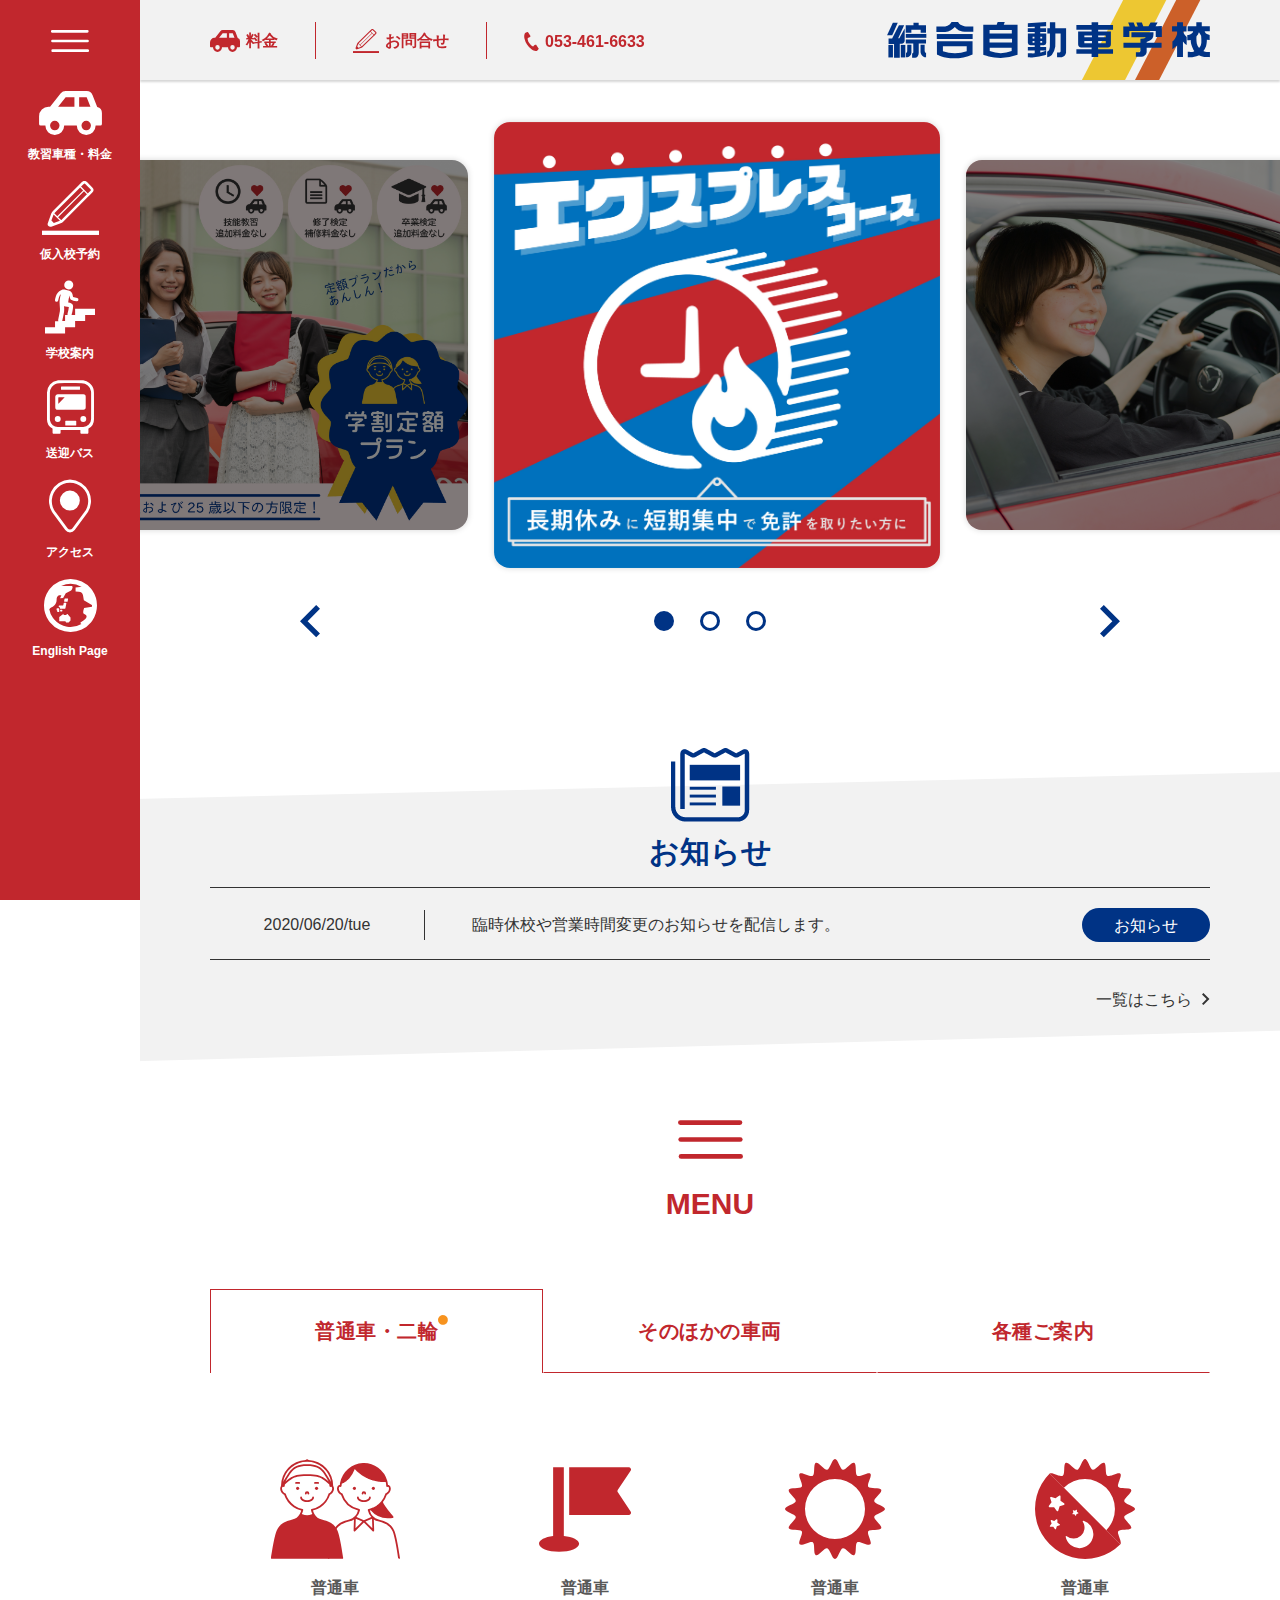
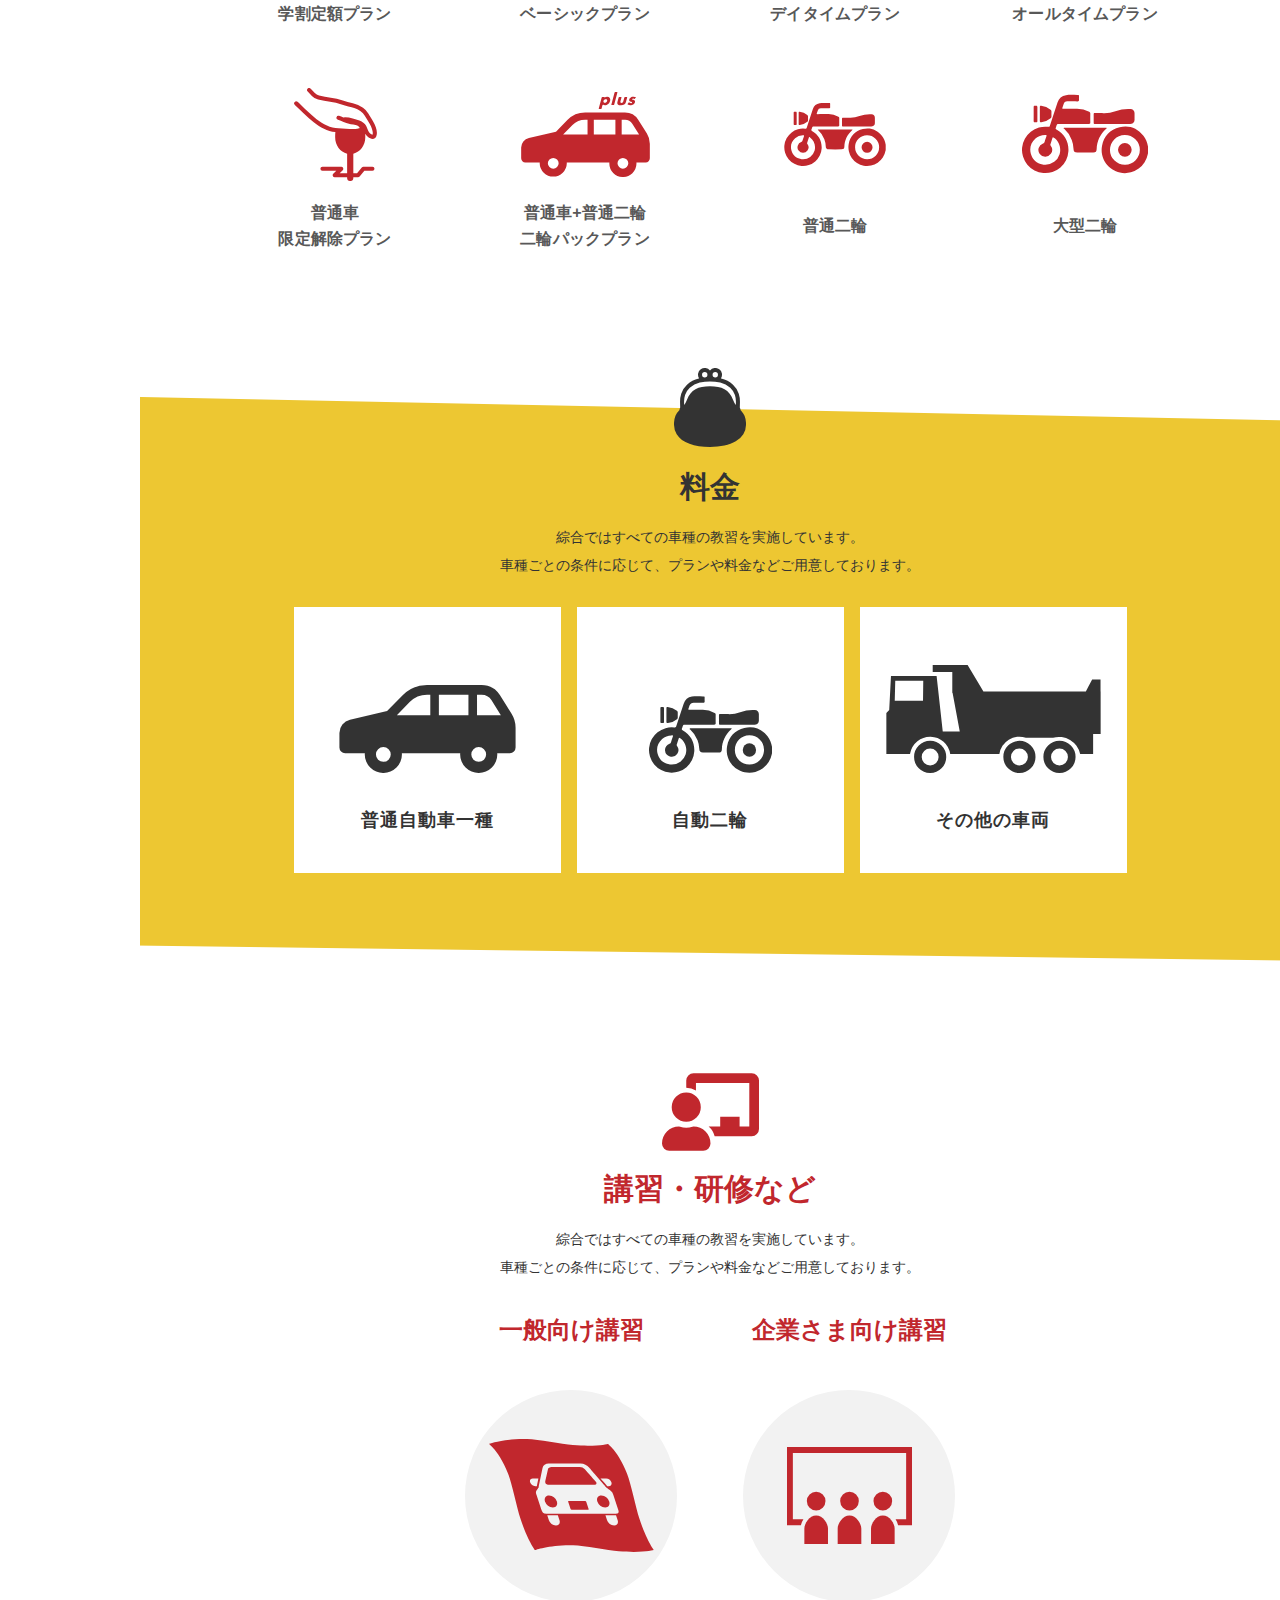
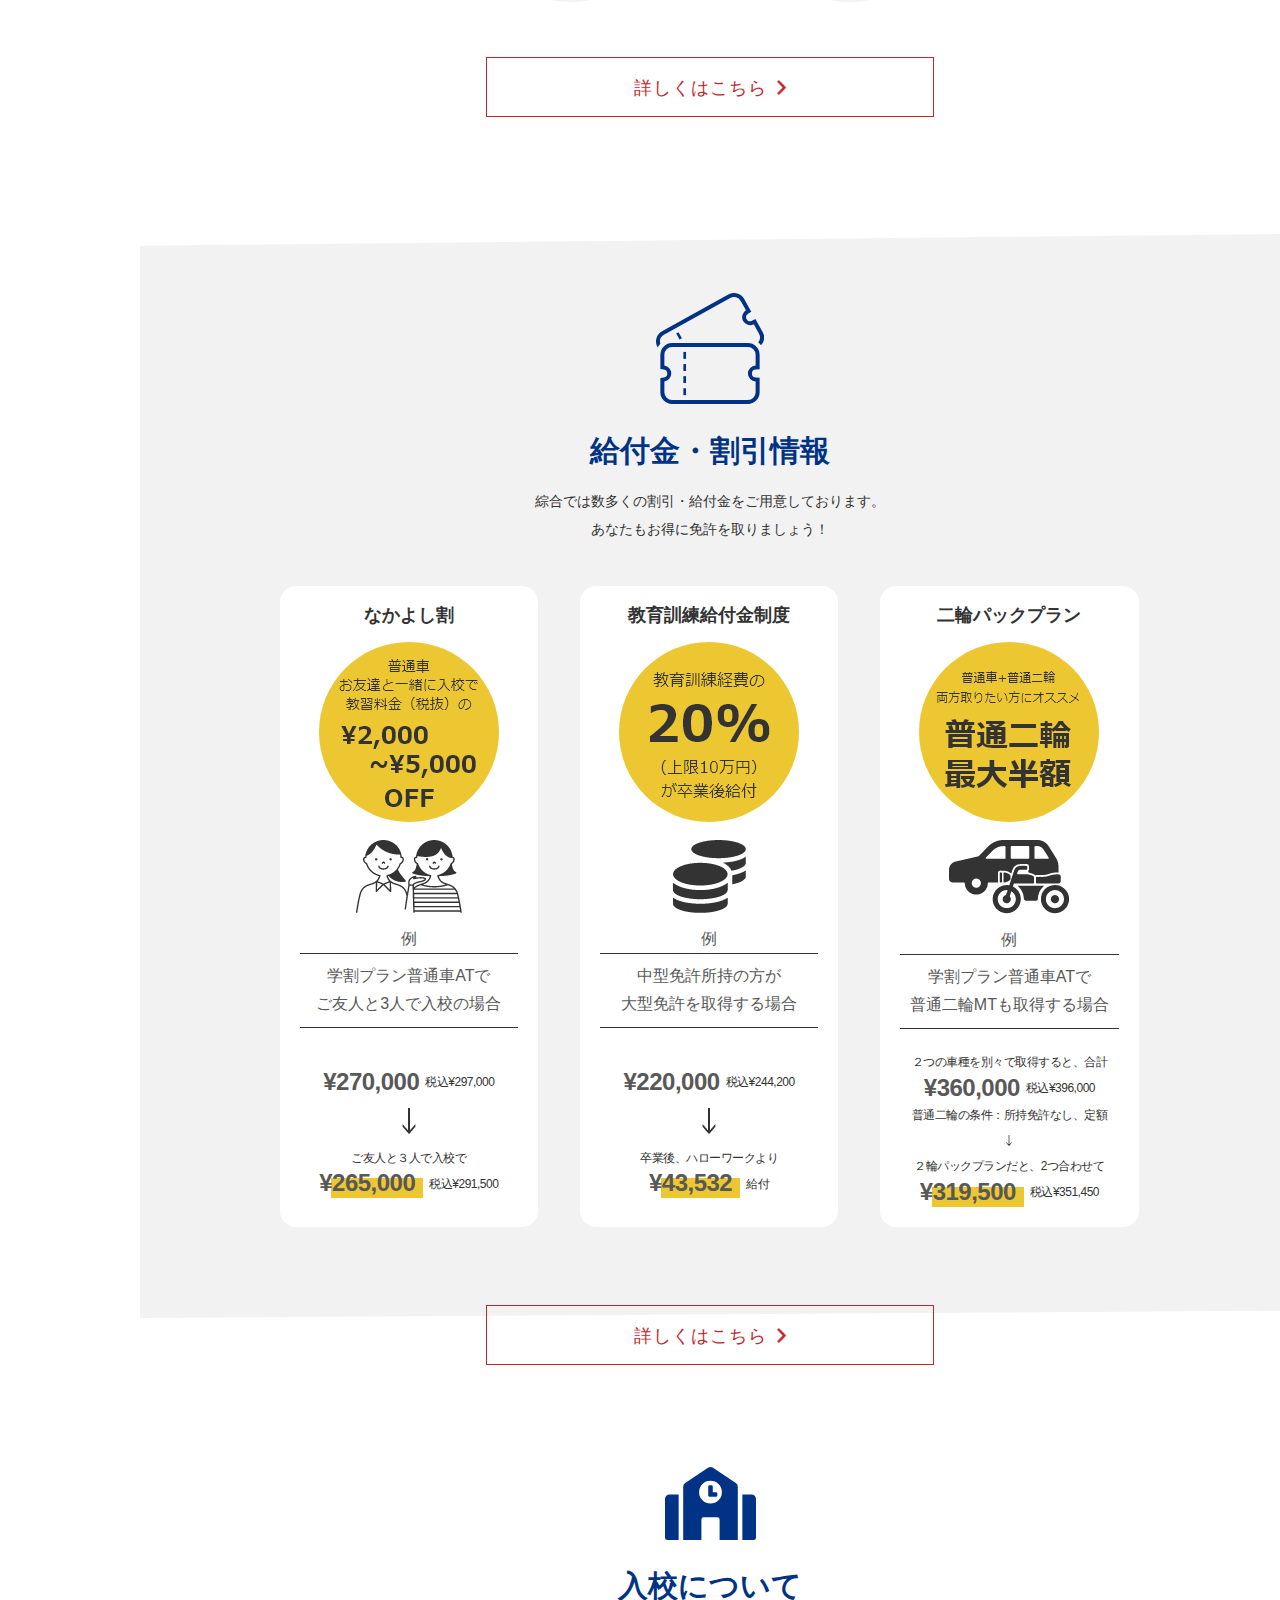
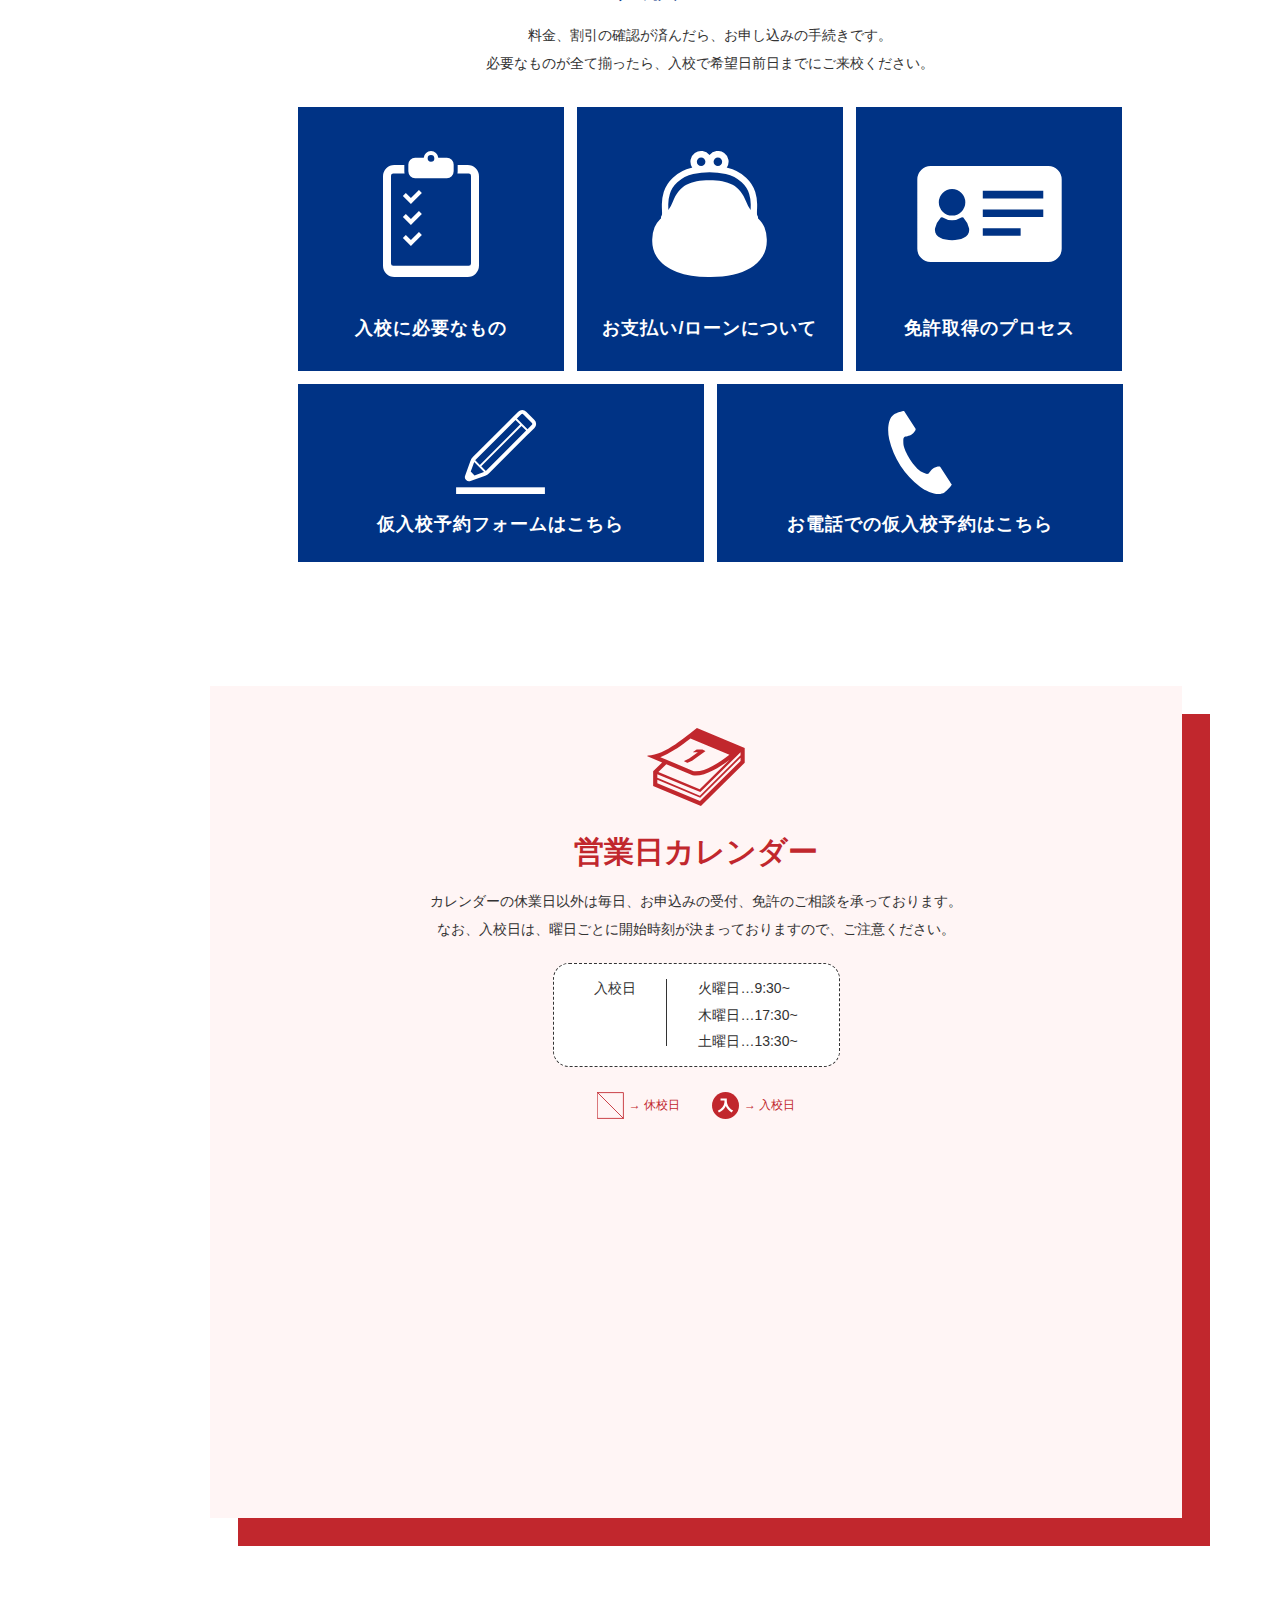
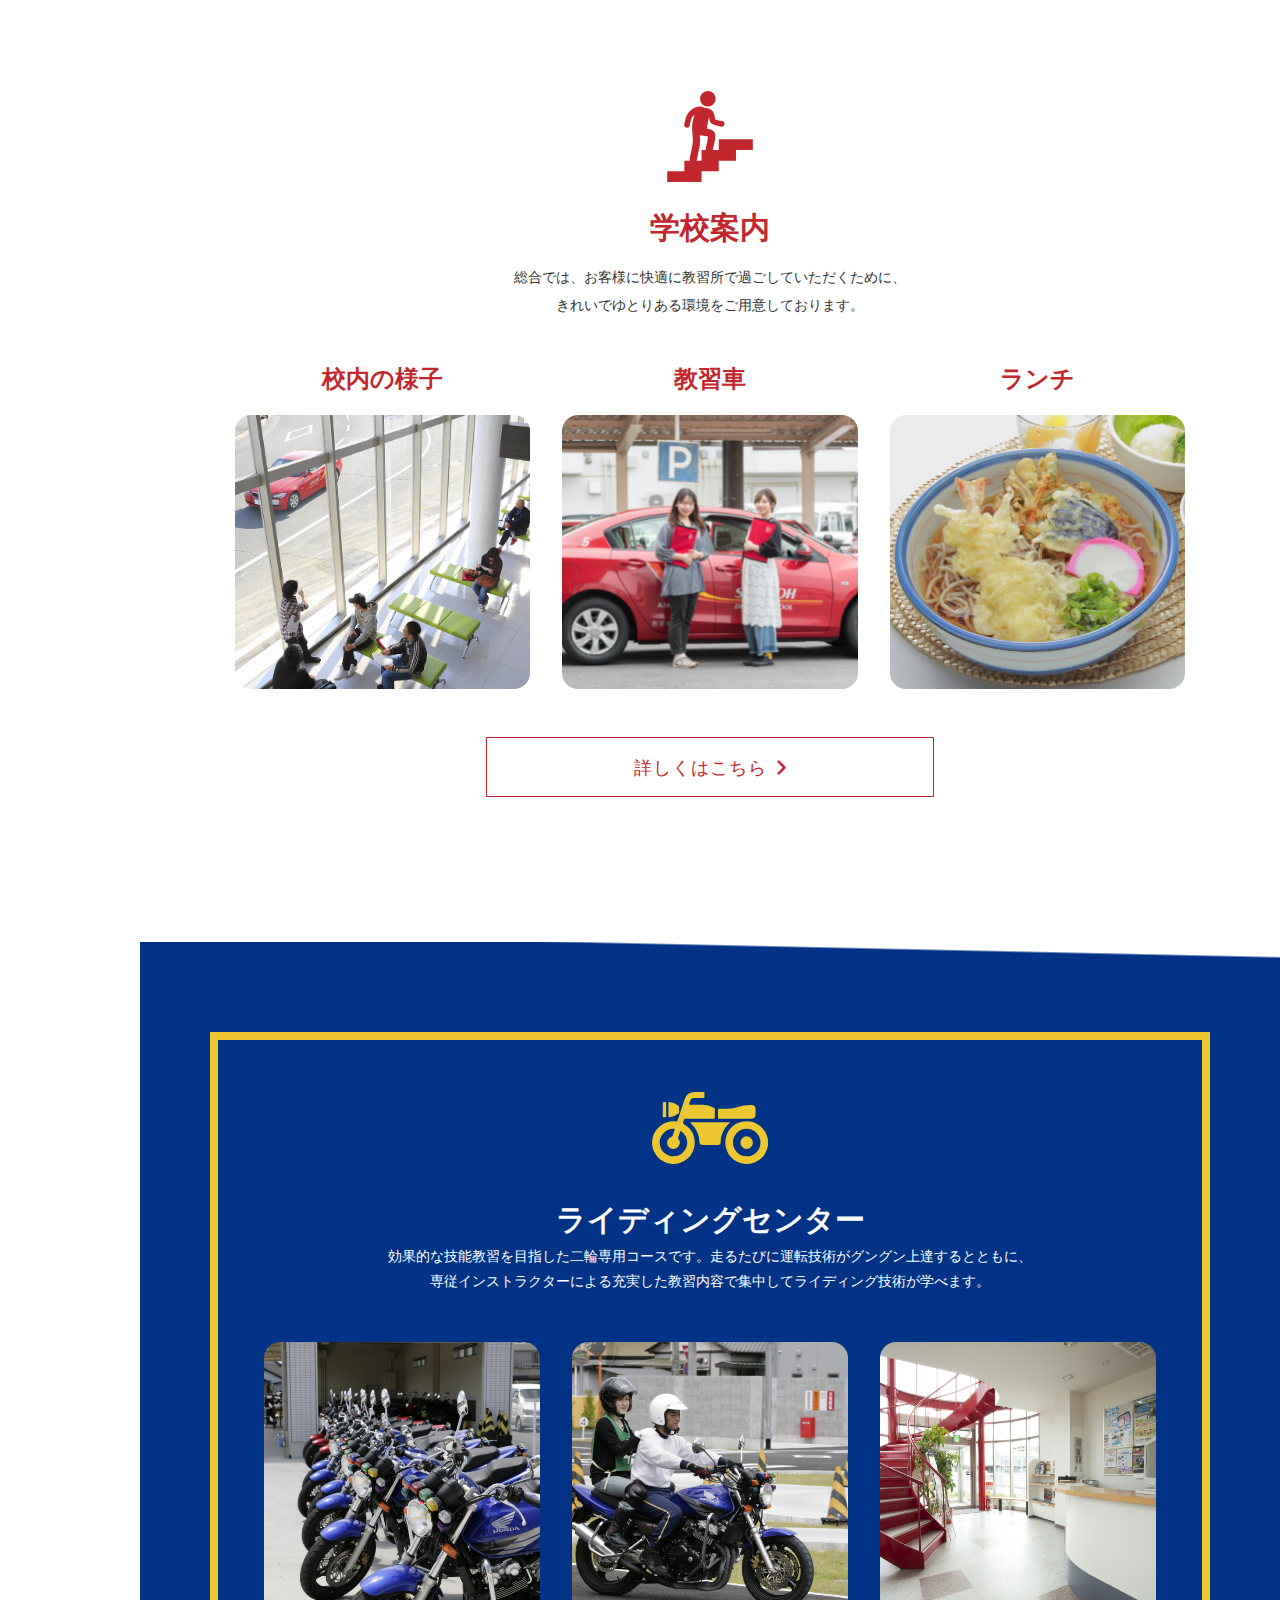
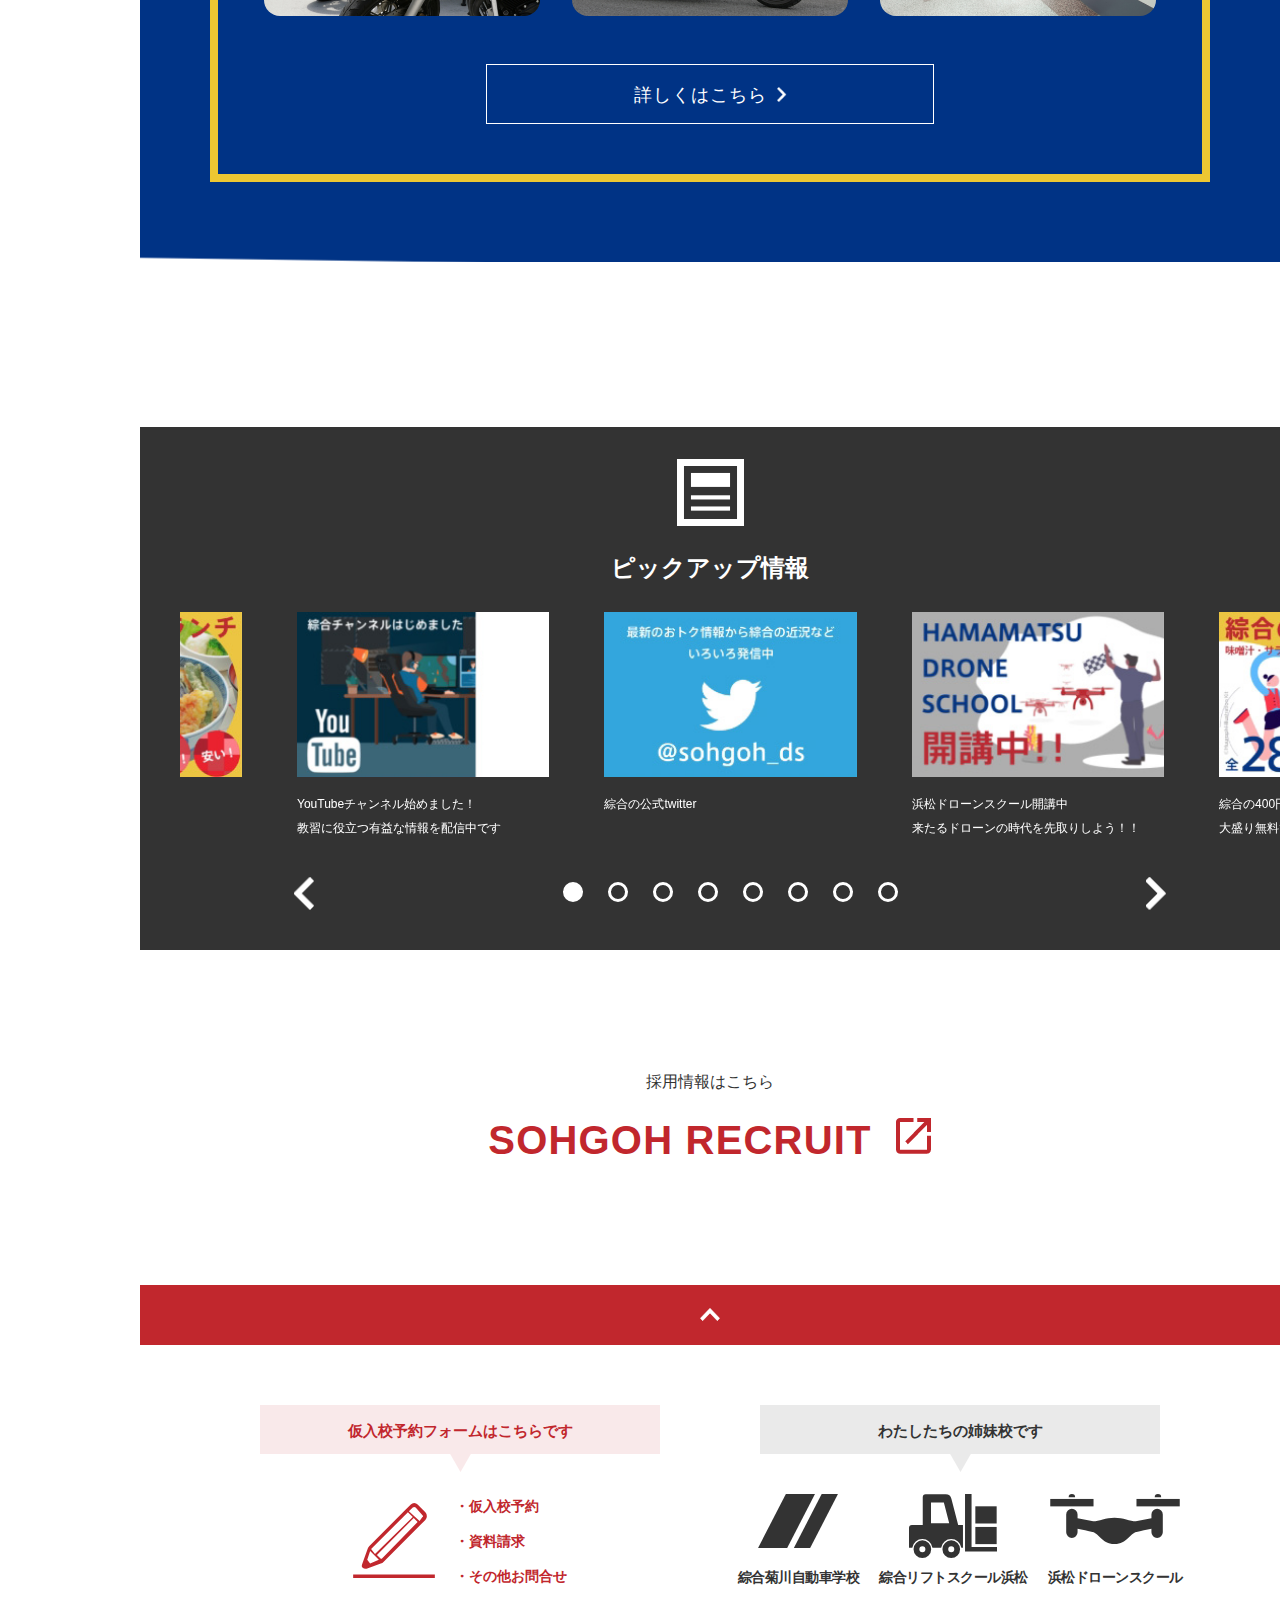
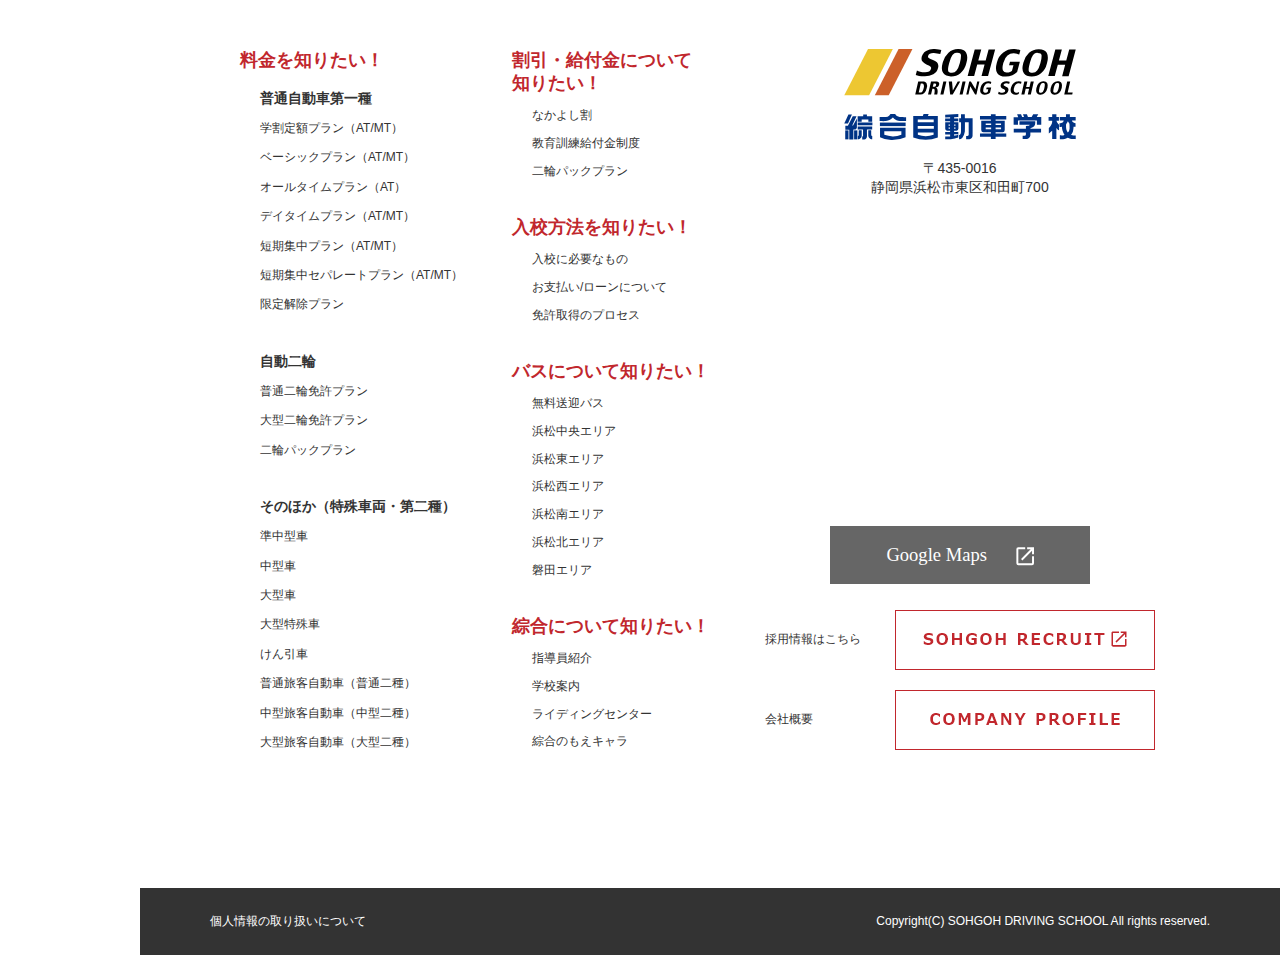
<file: index.html>
<!doctype html>
<html lang="ja">
  <head>
    <meta charset="utf-8">
    <meta http-equiv="X-UA-Compatible" content="IE=edge">
    <meta name="viewport" content="width=device-width, initial-scale=1.0">
    <meta name="format-detection" content="telephone=no">
    <title>トップページ</title>
    <meta name="keywords" content="">
    <meta name="description" content="">
    <link rel="shortcut icon" href="common/img/favicon.png" type="image/x-icon">
    <link rel="stylesheet" type="text/css" href="common/css/reset.css">
    <link rel="stylesheet" type="text/css" href="common/css/owl.carousel.css">
    <link rel="stylesheet" type="text/css" href="common/css/owl.theme.default.min.css">
    <link rel="stylesheet" type="text/css" href="common/css/style.css">
    <link rel="stylesheet" type="text/css" href="common/css/reponsive.css">
  </head>
  <body>
     <nav class="gr-tg-menuclick">
          <div class="some-content-related-div">
            <div class="inner-content-div">
              <h2>MENU</h2>

              <div class="gr-tg-me01">
                <div class="gr-tg-item-me01">
                  <a href="" class="gr-tg-a01">
                    <span><img class="w-icon-me-01" src="common/img/icon-me-01.svg" alt="免許取得の教習案内"></span>
                    <span>免許取得の教習案内</span>
                  </a>
                </div>
                <div class="gr-tg-item-me01">
                  <ul>
                    <li><a href=""><span><img class="w-icon-me-02" src="common/img/icon-me-02.svg" alt="各種お問合せ"></span><span>各種お問合せ</span></a></li>
                    <li><a href=""><span><img class="w-icon-me-03" src="common/img/icon-me-03.svg" alt="入校について"></span><span>入校について</span></a></li>
                    <li><a href=""><span><img class="w-icon-me-04" src="common/img/icon-me-04.svg" alt="指導員紹介"></span><span>指導員紹介</span></a></li>
                    <li><a href=""><span><img class="w-icon-me-05" src="common/img/icon-me-05.svg" alt="在校生はこちら"></span><span>在校生はこちら</span></a></li>
                  </ul>
                </div>

                <div class="gr-tg-item-me01">
                  <ul>
                    <li><a href=""><span><img class="w-icon-me-06" src="common/img/icon-me-06.svg" alt="アクセスマップ"></span><span>アクセスマップ</span></a></li>
                    <li><a href=""><span><img class="w-icon-me-07" src="common/img/icon-me-07.svg" alt="学校案内"></span><span>学校案内</span></a></li>
                    <li><a href=""><span><img class="w-icon-me-08" src="common/img/icon-me-08.svg" alt="無料送迎バス"></span><span>無料送迎バス</span></a></li>
                    <li><a href=""><span><img class="w-icon-me-09" src="common/img/icon-me-09.svg" alt="よくある質問"></span><span>よくある質問</span></a></li>
                  </ul>
                </div>
                <div class="gr-tg-item-me01">
                  <ul>
                    <li><a href=""><span><img class="w-icon-me-10" src="common/img/icon-me-10.svg" alt="割引・給付金"></span><span>割引・給付金</span></a></li>
                    <li><a href=""><span><img class="w-icon-me-11" src="common/img/icon-me-11.svg" alt="運行管理者講習"></span><span>運行管理者講習</span></a></li>
                    <li><a href=""><span><img class="w-icon-me-12" src="common/img/icon-me-12.svg" alt="運転適性診断"></span><span>運転適性診断</span></a></li>
                    <li><a href=""><span><img class="w-icon-me-13" src="common/img/icon-me-13.svg" alt="リフトスクール"></span><span>リフトスクール</span></a></li>
                  </ul>
                </div>
              </div>

              <div class="gr-tg-me02">
                <a href="">普通車免許のプラン一覧</a>
                <a href="">二輪車免許のプラン一覧</a>
                <a href="">そのほかの免許プラン一覧</a>
              </div>

              <div class="gr-tg-me03 gr-tg-flex">
                <div class="gr-tg-item-me03">
                  <a href=""><span>綜合の</span>もえキャラ</a>
                  <a href="">採用サイト</a>
                  <a href="">会社概要</a>
                  <a href="">サイトマップ</a>
                </div>
                <div class="gr-tg-item-me03">
                  <a href="">公式Twitter</a>
                  <a href="">LINE@</a>
                  <a href="">YouTubeチャンネル</a>
                </div>
              </div>
            </div>
          </div>
     </nav>
    <div class="wrap_body gr-tg-flex">

      <div class="item_body ">
        <div class="gr-tg-left-fix bg_color_C1272D">
          <div class="gr-tg-humbarger gr-tg-flex">
            <a href="javascript:void(0);">
              <img src="common/img/icon-39.svg" alt="humbarger">
              <img class="active" src="common/img/icon-40.svg" alt="humbarger">
            </a>
          </div>
          <ul>
            <li><a href=""><img class="w-icon-me05" src="common/img/icon-me05.svg" alt="教習車種・料金"><span>教習車種・料金</span></a></li>
            <li><a href=""><img class="w-icon-me01" src="common/img/icon-me01.svg" alt="仮入校予約"><span>仮入校予約</span></a></li>
            <li><a href=""><img class="w-icon-me04" src="common/img/icon-me04.svg" alt="学校案内"><span>学校案内</span></a></li>
            <li><a href=""><img class="w-icon-me03" src="common/img/icon-me03.svg" alt="送迎バス"><span>送迎バス</span></a></li>
            <li><a href=""><img class="w-icon-me02" src="common/img/icon-me02.svg" alt="アクセス"><span>アクセス</span></a></li>
            <li><a href=""><img class="w-icon-me06" src="common/img/icon-me06.svg" alt="English Page"><span>English Page</span></a></li>
          </ul>
        </div>
        
      </div>
      <div class="item_body">
        <span class="gr-tg-bg-op-active"></span>
       

        <header>
          <div class="gr-tg-top-head bg_color_F2F2F2">
            <div class="gird-1000">
              <div class="gr-tg-top-01 gr-tg-flex">
                <div class="item-gr-tg-top-01">
                  <ul class="gr-tg-top-ul01 gr-tg-flex">
                    <li>
                      <a href="">
                        <span class="gr-tg-icon"><img class="gr-tg-icon-wh01" src="common/img/icon-01.svg" alt="料金"></span>
                        <span class="gr-tg-txt-jp">料金</span>
                      </a>
                    </li>
                    <li>
                      <a href="">
                        <span class="gr-tg-icon"><img class="gr-tg-icon-wh02" src="common/img/icon-02.svg" alt="お問合せ"></span>
                        <span class="gr-tg-txt-jp">お問合せ</span>
                      </a>
                    </li>
                    <li>
                      <a href="tel:0534616633">
                        <span class="gr-tg-icon"><img class="gr-tg-icon-wh03" src="common/img/icon-03.svg" alt="phone"></span>
                        <span class="gr-tg-txt-jp">053-461-6633</span>
                      </a>
                    </li>
                  </ul>
                </div>
                <div class="item-gr-tg-top-01">
                  <h1 class="gr-tg-logo">
                    <a href="./" class="hv-o"><img class="gr-tg-logo-wh" src="common/img/logo.svg" alt="綜含自動車学絞"></a>
                  </h1>
                </div>
              </div> <!-- end /.gr-tg-top-01 -->
            </div> <!-- end /.gird-1000 -->
          </div> <!-- end /.gr-tg-top-head -->
        </header>
        <main>
          <section class="gr-tg-top-01">
            <div class="gird-1140">
              <div class="owl-carousel" id="owl01">
                <div class="item-01" style="background-image: url(common/img/t01-01.png);"></div>
                <div class="item-01" style="background-image: url(common/img/t01-02.png);"></div>
                <div class="item-01" style="background-image: url(common/img/t01-03.png);"></div>
              </div>
            </div>
          </section> <!-- end /.gr-tg-top-01 -->

          <section class="gr-tg-top-02">
            <div class="gird-1044">
              <div class="gr-tg-title">
                <h2>
                  <span><img src="common/img/icon-26.png" alt="お知らせ"></span>
                  <span class="gr-tg-sub-title gr-tg-sub-title-bg">お知らせ</span>
                </h2>
              </div> <!-- end /.gr-tg-title -->

              <div class="gr-tg-notice">
                <ul>
                  <li class="gr-tg-flex">
                    <div class="item"><span>2020/06/20/tue</span></div>
                    <div class="item"><a href="">臨時休校や営業時間変更のお知らせを配信します。</a></div>
                    <div class="item"><a href="">お知らせ</a></div>
                  </li>
                </ul>
              </div>
              <div class="gr-tg-list-notice"><a href="">一覧はこちら</a></div>
            </div>
          </section> <!-- end /.gr-tg-top-02 -->

          <section class="gr-tg-top-03">
            <div class="gird-1000">
              <div class="gr-tg-title03">
                <h2>
                  <div class="gr-tg-hum"><img src="common/img/icon-41.svg" alt="MENU"></div>MENU
                </h2>
              </div> <!-- end /.gr-tg-title03 -->
              <div id="tabs" class="gr-tg-tab">
                <ul class="gr-tg-flex">
                  <li class="active"><a href="#tabs-1"><span>普通車・二輪</span></a></li>
                  <li><a href="#tabs-2"><span>そのほかの車両</span></a></li>
                  <li><a href="#tabs-3"><span>各種ご案内</span></a></li>
                </ul>

                <div id="tabs-1" class="gr-tg-tab-gen active">
                  <ul class="gr-tg-flex">
                    <li>
                      <span class="gr-tg-thum03"><img class="tab1-01" src="common/img/icon-tab1-01.svg" alt="学割定額プラン"></span>
                      <span class="gr-tg-desct03">普通車<br>学割定額プラン</span>
                    </li>
                    <li>
                      <span class="gr-tg-thum03"><img class="tab1-02" src="common/img/icon-tab1-02.svg" alt="ベーシックプラン"></span>
                      <span class="gr-tg-desct03">普通車<br>ベーシックプラン</span>
                    </li>
                    <li>
                      <span class="gr-tg-thum03"><img class="tab1-03" src="common/img/icon-tab1-05.svg" alt="デイタイムプラン"></span>
                      <span class="gr-tg-desct03">普通車<br>デイタイムプラン</span>
                    </li>
                    <li>
                      <span class="gr-tg-thum03"><img class="tab1-04" src="common/img/icon-tab1-06.svg" alt="オールタイムプラン"></span>
                      <span class="gr-tg-desct03">普通車<br>オールタイムプラン</span>
                    </li>
                  </ul>
                  <ul class="gr-tg-flex">
                    <li>
                      <span class="gr-tg-thum03"><img class="tab1-05" src="common/img/icon-tab1-03.svg" alt="限定解除プラン"></span>
                      <span class="gr-tg-desct03">普通車<br>限定解除プラン</span>
                    </li>
                    <li>
                      <span class="gr-tg-thum03"><img class="tab1-06" src="common/img/icon-tab1-04.svg" alt="二輪パックプラン"></span>
                      <span class="gr-tg-desct03">普通車+普通二輪<br>二輪パックプラン</span>
                    </li>
                    <li>
                      <span class="gr-tg-thum03"><img class="tab1-07" src="common/img/icon-tab1-07.svg" alt="普通二輪"></span>
                      <span class="gr-tg-desct03">普通二輪</span>
                    </li>
                    <li>
                      <span class="gr-tg-thum03"><img class="tab1-08" src="common/img/icon-tab1-08.svg" alt="大型二輪"></span>
                      <span class="gr-tg-desct03">大型二輪</span>
                    </li>
                  </ul>
                </div> <!-- end /.gr-tg-tab01 -->

                <div id="tabs-2" class="gr-tg-tab-gen">
                  <ul class="gr-tg-flex">
                    <li>
                      <span class="gr-tg-thum03"><img class="tab2-01" src="common/img/icon-tab2-01.svg" alt="大型車"></span>
                      <span class="gr-tg-desct03">大型車</span>
                    </li>
                    <li>
                      <span class="gr-tg-thum03"><img class="tab2-02" src="common/img/icon-tab2-02.svg" alt="中型車"></span>
                      <span class="gr-tg-desct03">中型車</span>
                    </li>
                    <li>
                      <span class="gr-tg-thum03"><img class="tab2-03" src="common/img/icon-tab2-03.svg" alt="準中型車"></span>
                      <span class="gr-tg-desct03">準中型車</span>
                    </li>
                    <li>
                      <span class="gr-tg-thum03"><img class="tab2-04" src="common/img/icon-tab2-04.svg" alt="大型特殊車"></span>
                      <span class="gr-tg-desct03">大型特殊車</span>
                    </li>
                  </ul>
                  <ul class="gr-tg-flex gird-3-item">
                    <li>
                      <span class="gr-tg-thum03"><img class="tab2-05" src="common/img/icon-tab2-05.svg" alt="けん引車"></span>
                      <span class="gr-tg-desct03">けん引車</span>
                    </li>
                    <li>
                      <span class="gr-tg-thum03"><img class="tab2-06" src="common/img/icon-tab2-06.svg" alt="大型二種"></span>
                      <span class="gr-tg-desct03">大型二種</span>
                    </li>
                    <li>
                      <span class="gr-tg-thum03"><img class="tab2-07" src="common/img/icon-tab2-07.svg" alt="普通二種"></span>
                      <span class="gr-tg-desct03">普通二種</span>
                    </li>
                  </ul>
                </div> <!-- end /.gr-tg-tab02 -->

                <div id="tabs-3" class="gr-tg-tab-gen">
                  <ul class="gr-tg-flex">
                    <li>
                      <span class="gr-tg-thum03"><img class="tab3-01" src="common/img/icon-tab3-01.svg" alt="学校案内"></span>
                      <span class="gr-tg-desct03">学校案内</span>
                    </li>
                    <li>
                      <span class="gr-tg-thum03"><img class="tab3-02" src="common/img/icon-tab3-02.svg" alt="入校について"></span>
                      <span class="gr-tg-desct03">入校について</span>
                    </li>
                    <li>
                      <span class="gr-tg-thum03"><img class="tab3-03" src="common/img/icon-tab3-03.svg" alt="指導員紹介"></span>
                      <span class="gr-tg-desct03">指導員紹介</span>
                    </li>
                    <li>
                      <span class="gr-tg-thum03"><img class="tab3-04" src="common/img/icon-tab3-04.svg" alt="お問合せ・資料請求"></span>
                      <span class="gr-tg-desct03">お問合せ・資料請求</span>
                    </li>
                  </ul>
                  <ul class="gr-tg-flex">
                    <li>
                      <span class="gr-tg-thum03"><img class="tab3-05" src="common/img/icon-tab3-05.svg" alt="企業・団体の方はこちら"></span>
                      <span class="gr-tg-desct03">企業・団体の方はこちら</span>
                    </li>
                    <li>
                      <span class="gr-tg-thum03"><img class="tab3-06" src="common/img/icon-tab3-06.svg" alt="送迎バス"></span>
                      <span class="gr-tg-desct03">送迎バス</span>
                    </li>
                    <li>
                      <span class="gr-tg-thum03"><img class="tab3-07" src="common/img/icon-tab3-07.svg" alt="綜合リフトスクール浜松"></span>
                      <span class="gr-tg-desct03">綜合リフトスクール浜松</span>
                    </li>
                    <li>
                      <span class="gr-tg-thum03"><img class="tab3-08" src="common/img/icon-tab3-08.svg" alt="浜松ドローンスクール"></span>
                      <span class="gr-tg-desct03">浜松ドローンスクール</span>
                    </li>
                  </ul>
                </div> <!-- end /.gr-tg-tab03 -->

              </div>

            </div>
          </section> <!-- end /.gr-tg-top-03 -->

          <section class="gr-tg-top-04">
            <div class="gird-1000">
              <div class="gr-tg-title">
                <h2>
                  <span><img class="w-icon-28" src="common/img/icon-28.svg" alt="料金"></span>
                  <span class="gr-tg-sub-title gr-tg-sub-title-bg2">料金</span>
                </h2>
                <p>綜合ではすべての車種の教習を実施しています。<br>車種ごとの条件に応じて、プランや料金などご用意しております。</p>
              </div> <!-- end /.gr-tg-title -->

              <div class="gr-tg-t04">
                <ul class="gr-tg-flex">
                  <li>
                    <span><img class="w-icon-29" src="common/img/icon-29.svg" alt="普通自動車一種"></span>
                    <span class="gr-tg-txt04">普通自動車一種</span>
                  </li>
                  <li>
                    <span><img class="w-icon-30" src="common/img/icon-30.svg" alt="自動二輪"></span>
                    <span class="gr-tg-txt04">自動二輪</span>
                  </li>
                  <li>
                    <span><img class="w-icon-31" src="common/img/icon-31.svg" alt="その他の車両"></span>
                    <span class="gr-tg-txt04">その他の車両</span>
                  </li>
                </ul>
              </div>

              
            </div>
          </section> <!-- end /.gr-tg-top-04 -->

          <section class="gr-tg-top-05">
            <div class="gird-1000">
              <div class="gr-tg-title">
                <h2>
                  <span><img class="w-icon-32" src="common/img/icon-32.svg" alt="講習・研修など"></span>
                  <span class="gr-tg-sub-title gr-tg-sub-title-bg3">講習・研修など</span>
                </h2>
                <p>綜合ではすべての車種の教習を実施しています。<br>車種ごとの条件に応じて、プランや料金などご用意しております。</p>
              </div> <!-- end /.gr-tg-title -->
              <div class="gr-tg-wrap05">
                <ul class="gr-tg-flex">
                  <li>
                    <span class="gr-tg-tt05-01">一般向け講習</span>
                    <span class="gr-tg-bg05"><img class="w-t05-01" src="common/img/t05-01.svg" alt="一般向け講習"></span>
                  </li>
                  <li>
                    <span class="gr-tg-tt05-01">企業さま向け講習</span>
                    <span class="gr-tg-bg05"><img class="w-t05-02" src="common/img/t05-02.svg" alt="企業さま向け講習"></span>
                  </li>
                </ul>
              </div>
              <div class="gr-tg-btn10"><a href="#"><span>詳しくはこちら</span></a></div>
            </div>        
          </section> <!-- end /.gr-tg-top-05 -->

          <section class="gr-tg-top-06">
            <div class="gird-1000">
              <div class="gr-tg-title">
                <h2>
                  <span><img src="common/img/icon-33.svg" alt="給付金・割引情報"></span>
                  <span class="gr-tg-sub-title gr-tg-sub-title-bg">給付金・割引情報</span>
                </h2>
                <p>綜合では数多くの割引・給付金をご用意しております。<br>あなたもお得に免許を取りましょう！</p>
              </div> <!-- end /.gr-tg-title -->
              
         


              <div class="gr-tg-t06row">
                <div class="owl-carousel" id="owl06">

                  <div>
                    <div class="boxs06">
                      <h3>教育訓練給付金制度</h3>
                      <div class="gr-tg-radius">
                        <img src="common/img/t06-03.png" alt="教育訓練経費の">
                      </div>
                      <div class="gr-tg-icon06"><img src="common/img/icon-35.png" alt=""></div>
                      <div class="gr-tg-t06-co">
                        <span>例</span>
                        <p>中型免許所持の方が<br>大型免許を取得する場合</p>
                      </div>  
                      <div class="gr-tg-t06-co01 ">
                        <p class="gr-tg-flex">¥220,000<span>税込¥244,200</span></p>
                        <div class="gr-tg-wt06-co1 big">
                          <span>卒業後、ハローワークより</span>
                          <p class="gr-tg-flex"><strong>¥43,532</strong><span>給付</span></p>
                        </div>
                      </div>
                    </div> <!-- end /.boxs06 -->
                  </div> 

                  <div>
                    <div class="boxs06">
                      <h3>二輪パックプラン</h3>
                      <div class="gr-tg-radius">
                        <img src="common/img/t06-04.png" alt="普通車+普通二輪両方取りたい方にオススメ">
                      </div>
                      <div class="gr-tg-icon06"><img src="common/img/icon-36.png" alt=""></div>
                      <div class="gr-tg-t06-co">
                        <span>例</span>
                        <p>学割プラン普通車ATで<br>普通二輪MTも取得する場合</p>
                      </div> 

                      <div class="gr-tg-t06-co01 last">
                        <span>２つの車種を別々で取得すると、合計</span>
                        <p class="gr-tg-flex">¥360,000<span>税込¥396,000</span></p>
                        <span>普通二輪の条件：所持免許なし、定額</span>
                        <div class="gr-tg-wt06-co1 last">
                          <span>２輪パックプランだと、2つ合わせて</span>
                          <p class="gr-tg-flex"><strong>¥319,500</strong><span>税込¥351,450</span></p>
                        </div>
                      </div>
                    </div> <!-- end /.boxs06 -->
                  </div>
                   
                  <div>
                    <div class="boxs06">
                      <h3>なかよし割</h3>
                      <div class="gr-tg-radius">
                        <img src="common/img/t06-02.png" alt="普通車">
                      </div>
                      <div class="gr-tg-icon06"><img src="common/img/icon-34.png" alt=""></div>
                      <div class="gr-tg-t06-co">
                        <span>例</span>
                        <p>学割プラン普通車ATで<br>ご友人と3人で入校の場合</p>
                      </div>  
                      <div class="gr-tg-t06-co01">
                        <p class="gr-tg-flex">¥270,000<span>税込¥297,000</span></p>
                        <div class="gr-tg-wt06-co1 big">
                          <span>ご友人と３人で入校で</span>
                          <p class="gr-tg-flex"><strong>¥265,000</strong><span>税込¥291,500</span></p>
                        </div>
                      </div>


                    </div> <!-- end /.boxs06 -->
                  </div>

                </div>
              </div>


              <div class="gr-tg-btn10"><a href="#"><span>詳しくはこちら</span></a></div>
            </div>
          </section> <!-- end /.gr-tg-top-06 -->

          <section class="gr-tg-top-07">
            <div class="gird-1000">
              <div class="gr-tg-tt09">
                <h2>
                  <span><img class="w-icon-25" src="common/img/icon-25.svg" alt="入校について"></span>
                  <span class="gr-tg-desc09 gr-tg-bg07">入校について</span>
                </h2>
                <p>料金、割引の確認が済んだら、お申し込みの手続きです。<br>必要なものが全て揃ったら、入校で希望日前日までにご来校ください。</p>
              </div>

              <div class="gr-tg-wt07">
                <ul class="gr-tg-flex">
                  <li>
                    <span class="minh126"><img class="t07-4" src="common/img/t07-04.svg" alt="入校に必要なもの"></span>
                    <span class="gr-tg-jp07">入校に必要なもの</span>
                  </li>
                  <li>
                    <span class="minh126"><img class="t07-2" src="common/img/t07-02.svg" alt="お支払い/ローンについて"></span>
                    <span class="gr-tg-jp07">お支払い/ローンについて</span>
                  </li>
                  <li>
                    <span class="minh126"><img class="t07-1" src="common/img/t07-01.svg" alt="免許取得のプロセス"></span>
                    <span class="gr-tg-jp07">免許取得のプロセス</span>
                  </li>
                </ul>
                <ul class="gr-tg-flex last">
                  <li>
                    <span class="minh126"><img class="t07-3" src="common/img/t07-03.svg" alt="仮入校予約フォームはこちら"></span>
                    <span class="gr-tg-jp07">仮入校予約フォームはこちら</span>
                  </li>
                  <li>
                    <span class="minh126"><img class="t07-5" src="common/img/t07-05.svg" alt="お電話での仮入校予約はこちら"></span>
                    <span class="gr-tg-jp07">お電話での仮入校予約はこちら</span>
                  </li> 
                </ul>
              </div>
            </div>
          </section> <!-- end /.gr-tg-top-07 -->

          <section class="gr-tg-top-08">
            <div class="gird-1000">
              <div class="gr-tg-wrap-t08">
                <div class="gr-tg-tt09">
                  <h2>
                    <span><img class="w-icon-22" src="common/img/icon-22.svg" alt="営業日カレンダー"></span>
                    <span class="gr-tg-desc09">営業日カレンダー</span>
                  </h2>
                  <p>カレンダーの休業日以外は毎日、お申込みの受付、免許のご相談を承っております。<br>なお、入校日は、曜日ごとに開始時刻が決まっておりますので、ご注意ください。</p>
                </div>

                <div class="gr-tg-t08-1">
                  <div class="gr-tg-subt08-1 gr-tg-flex">
                    <div class="boxs">入校日</div>
                    <div class="boxs">火曜日…9:30~<br>木曜日…17:30~<br>土曜日…13:30~</div>
                  </div>

                  <div class="gr-tg-subt08-2 gr-tg-flex">
                    <div class="boxs">
                      <span><img class="w-icon-23" src="common/img/icon-23.svg" alt="休校日">→ 休校日</span>
                    </div>
                    <div class="boxs"><span><img class="w-icon-23" src="common/img/icon-24.svg" alt="入校日">→ 入校日</span></div>
                  </div>

                  <div class="gr-tg-subt08-3 gr-tg-flex">
                    <div class="item-calendar"><iframe src="https://calendar.google.com/calendar/embed?height=600&amp;wkst=1&amp;bgcolor=%23ffffff&amp;ctz=Asia%2FTokyo&amp;src=bHF0cnVuZy5na3ZAZ21haWwuY29t&amp;color=%2322AA99&amp;hl=ja&amp;showTitle=0" frameborder="0" scrolling="no"></iframe></div>
                    <div class="item-calendar"><iframe src="https://calendar.google.com/calendar/embed?height=600&amp;wkst=1&amp;bgcolor=%23ffffff&amp;ctz=Asia%2FTokyo&amp;src=bHF0cnVuZy5na3ZAZ21haWwuY29t&amp;color=%2322AA99&amp;hl=ja&amp;showTitle=0" frameborder="0" scrolling="no"></iframe></div>
                  </div>  
                </div>

              </div>
            </div>
          </section> <!-- end /.gr-tg-top-08 -->

          <section class="gr-tg-top-09">
            <div class="gird-1000">
              <div class="gr-tg-tt09">
                <h2>
                  <span><img class="w-icon-20" src="common/img/icon-20.svg" alt="学校案内"></span>
                  <span class="gr-tg-desc09">学校案内</span>
                </h2>
                <p>総合では、お客様に快適に教習所で過ごしていただくために、<br>きれいでゆとりある環境をご用意しております。</p>
              </div>

              <div class="gr-tg-desc10">
                <ul class="gr-tg-flex">
                  <li>
                    <p>校内の様子</p>
                    <span class="item" style="background-image: url(common/img/t09-01.png);"></span>
                  </li>
                  <li>
                    <p>教習車</p>
                    <span class="item" style="background-image: url(common/img/t09-02.png);"></span>
                  </li>
                  <li>
                    <p>ランチ</p>
                    <span class="item" style="background-image: url(common/img/t09-03.png);"></span>
                  </li>
                </ul>
                <div class="gr-tg-btn10"><a href="#"><span>詳しくはこちら</span></a></div>
              </div>
            </div>      
          </section> <!-- end /.gr-tg-top-09 -->

          <section class="gr-tg-top-10">
            <div class="gird-1000">
              <div class="gr-tg-tt10">
                <h2>
                  <span><img class="w-icon-18" src="common/img/icon-18.svg" alt="ライディングセンター"></span>
                  <span class="gr-tg-jp10">ライディングセンター</span>
                </h2>
                <p>効果的な技能教習を目指した二輪専用コースです。走るたびに運転技術がグングン上達するとともに、<br>専従インストラクターによる充実した教習内容で集中してライディング技術が学べます。</p>
              </div> <!-- end /.gr-tg-tt10 -->

              <div class="gr-tg-desc10">
                <ul class="gr-tg-flex">
                  <li style="background-image: url(common/img/t10-02.png);"></li>
                  <li style="background-image: url(common/img/t10-03.png);"></li>
                  <li style="background-image: url(common/img/t10-04.png);"></li>
                </ul>
                <div class="gr-tg-btn10"><a href="#"><span>詳しくはこちら</span></a></div>
              </div>

            </div>
          </section> <!-- end /.gr-tg-top-10 -->

          <section class="gr-tg-top-11">
            <div class="gird-1140">
              <h2>
                <span><img class="w-icon-15" src="common/img/icon-15.svg" alt="ピックアップ情報"></span>
                <span class="gr-tg-t11-02">ピックアップ情報</span>
              </h2>
              <div class="gr-tg-t11-slider">
                <div class="owl-carousel" id="owl11">
                  <div>
                    <a href="#">
                      <span class="item" style="background-image: url('common/img/t11-01.jpg');"></span>
                      <span class="gr-tg-desc-sl">綜合の公式twitter</span>
                    </a>
                  </div>
                  <div>
                    <a href="#">
                      <span class="item" style="background-image: url('common/img/t11-02.jpg');"></span>
                      <span class="gr-tg-desc-sl">浜松ドローンスクール開講中<br>来たるドローンの時代を先取りしよう！！</span>
                    </a>
                  </div>
                  <div>
                    <a href="#">
                      <span class="item" style="background-image: url('common/img/t11-03.jpg');"></span>
                      <span class="gr-tg-desc-sl">綜合の400円ランチ<br>大盛り無料で大満足！</span>
                    </a>
                  </div>
                  <div>
                    <a href="#">
                      <span class="item" style="background-image: url('common/img/t11-04.jpg');"></span>
                      <span class="gr-tg-desc-sl">YouTubeチャンネル始めました！<br>教習に役立つ有益な情報を配信中です</span>
                    </a>
                  </div>
                  <div>
                    <a href="#">
                      <span class="item" style="background-image: url('common/img/t11-01.jpg');"></span>
                      <span class="gr-tg-desc-sl">綜合の公式twitter</span>
                    </a>
                  </div>
                  <div>
                    <a href="#">
                      <span class="item" style="background-image: url('common/img/t11-02.jpg');"></span>
                      <span class="gr-tg-desc-sl">浜松ドローンスクール開講中<br>来たるドローンの時代を先取りしよう！！</span>
                    </a>
                  </div>
                  <div>
                    <a href="#">
                      <span class="item" style="background-image: url('common/img/t11-03.jpg');"></span>
                      <span class="gr-tg-desc-sl">綜合の400円ランチ<br>大盛り無料で大満足！</span>
                    </a>
                  </div>
                  <div>
                    <a href="#">
                      <span class="item" style="background-image: url('common/img/t11-04.jpg');"></span>
                      <span class="gr-tg-desc-sl">YouTubeチャンネル始めました！<br>教習に役立つ有益な情報を配信中です</span>
                    </a>
                  </div>
                </div>
              </div>
            </div>
          </section> <!-- end /.gr-tg-top-11 -->

          <section class="gr-tg-top-12 gr-tg-flex">
            <h2>
              <span class="gr-tg-t12-01">採用情報はこちら</span>
              <a href="#" class="gr-tg-t12-02">SOHGOH RECRUIT</a>
            </h2>
          </section> <!-- end /.gr-tg-top-12 -->
          
        </main>

        <footer>
          <div class="gr-tg-gen-fo">

            <div class="gr-tg-scroll gr-tg-flex">
              <img class="gr-tg-icon-wh04" src="common/img/icon-04.svg" alt="scroll top">
            </div> <!-- end /.gr-tg-scroll -->

            <div class="gr-tg-content-fo">
              <div class="gird-1000">

                <div class="gr-tg-co-fo01">
                  <div class="gr-tg-flex">
                    <div class="item-gr-tg-co-fo01">
                      <h2>仮入校予約フォームはこちらです</h2>

                      <div class="gr-tg-flex">
                        <div class="boxs">
                          <img class="gr-tg-icon-wh07" src="common/img/icon-07.svg" alt="book">
                        </div>
                        <div class="boxs">
                          <ul class="gr-tg-mefo01">
                            <li><a href="">・仮入校予約</a></li>
                            <li><a href="">・資料請求</a></li>
                            <li><a href="">・その他お問合せ</a></li>
                          </ul>
                        </div>
                      </div>

                    </div>
                    <div class="item-gr-tg-co-fo01">
                      <h2>わたしたちの姉妹校です</h2>
                      <div class="gr-tg-flex">
                        <div class="boxs">
                          <span class="gr-tg-mh"><img class="gr-tg-icon-wh08" src="common/img/icon-08.svg" alt="綜合菊川自動車学校"></span>
                          <span class="gr-tg-desc-fo">綜合菊川自動車学校</span>
                        </div>
                        <div class="boxs">
                          <span class="gr-tg-mh"><img class="gr-tg-icon-wh10" src="common/img/icon-10.svg" alt="綜合リフトスクール浜松"></span>
                          <span class="gr-tg-desc-fo">綜合リフトスクール浜松</span>
                        </div>
                        <div class="boxs">
                          <span class="gr-tg-mh"><img class="gr-tg-icon-wh09" src="common/img/icon-09.svg" alt="浜松ドローンスクール"></span>
                          <span class="gr-tg-desc-fo">浜松ドローンスクール</span>
                        </div>
                      </div>
                    </div>
                  </div>
                </div> <!-- end /.gr-tg-co-fo01 -->

                <div class="gr-tg-co-fo02">
                  <div class="gird-1000">
                     <div class="gr-tg-flex">
                       <div class="boxs gr-tg-pl30">
                        <div class="gr-tg-flex">
                          <div class="item-menu">

                            <div class="gr-tg-mefo01">
                              <h3>料金を知りたい！</h3>
                              <div class="gr-tg-sub-mefo01">
                                <h4>普通自動車第一種</h4>
                                <ul>
                                  <li><a href="">学割定額プラン（AT/MT）</a></li>
                                  <li><a href="">ベーシックプラン（AT/MT）</a></li>
                                  <li><a href="">オールタイムプラン（AT）</a></li>
                                  <li><a href="">デイタイムプラン（AT/MT）</a></li>
                                  <li><a href="">短期集中プラン（AT/MT）</a></li>
                                  <li><a href="">短期集中セパレートプラン（AT/MT）</a></li>
                                  <li><a href="">限定解除プラン</a></li>
                                </ul>
                              </div> <!-- end /.gr-tg-sub-mefo01 -->

                              <div class="gr-tg-sub-mefo01">
                                <h4>自動二輪</h4>
                                <ul>
                                  <li><a href="">普通二輪免許プラン</a></li>
                                  <li><a href="">大型二輪免許プラン</a></li>
                                  <li><a href="">二輪パックプラン</a></li>
                                </ul>
                              </div> <!-- end /.gr-tg-sub-mefo01 -->

                              <div class="gr-tg-sub-mefo01">
                                <h4>そのほか（特殊車両・第二種）</h4>
                                <ul>
                                  <li><a href="">準中型車</a></li>
                                  <li><a href="">中型車</a></li>
                                  <li><a href="">大型車</a></li>
                                  <li><a href="">大型特殊車</a></li>
                                  <li><a href="">けん引車</a></li>
                                  <li><a href="">普通旅客自動車（普通二種）</a></li>
                                  <li><a href="">中型旅客自動車（中型二種）</a></li>
                                  <li><a href="">大型旅客自動車（大型二種）</a></li>
                                </ul>
                              </div> <!-- end /.gr-tg-sub-mefo01 -->
                            </div> <!-- end /.gr-tg-mefo01 -->
                          </div>
                          <div class="item-menu">
                            <div class="gr-tg-mefo01">
                              <h3>割引・給付金について<br>知りたい！</h3>
                              <div class="gr-tg-sub-mefo01">
                                <ul>
                                  <li><a href="">なかよし割</a></li>
                                  <li><a href="">教育訓練給付金制度</a></li>
                                  <li><a href="">二輪パックプラン</a></li>
                                </ul>
                              </div> <!-- end /.gr-tg-sub-mefo01 -->
                            </div> <!-- end /.gr-tg-mefo01 -->

                            <div class="gr-tg-mefo01">
                              <h3>入校方法を知りたい！</h3>
                              <div class="gr-tg-sub-mefo01">
                                <ul>
                                  <li><a href="">入校に必要なもの</a></li>
                                  <li><a href="">お支払い/ローンについて</a></li>
                                  <li><a href="">免許取得のプロセス</a></li>
                                </ul>
                              </div> <!-- end /.gr-tg-sub-mefo01 -->
                            </div> <!-- end /.gr-tg-mefo01 -->

                            <div class="gr-tg-mefo01">
                              <h3>バスについて知りたい！</h3>
                              <div class="gr-tg-sub-mefo01">
                                <ul>
                                  <li><a href="">無料送迎バス</a></li>
                                  <li><a href="">浜松中央エリア</a></li>
                                  <li><a href="">浜松東エリア</a></li>
                                  <li><a href="">浜松西エリア</a></li>
                                  <li><a href="">浜松南エリア</a></li>
                                  <li><a href="">浜松北エリア</a></li>
                                  <li><a href="">磐田エリア</a></li>
                                </ul>
                              </div> <!-- end /.gr-tg-sub-mefo01 -->
                            </div> <!-- end /.gr-tg-mefo01 -->

                            <div class="gr-tg-mefo01">
                              <h3>綜合について知りたい！</h3>
                              <div class="gr-tg-sub-mefo01">
                                <ul>
                                  <li><a href="">指導員紹介</a></li>
                                  <li><a href="">学校案内</a></li>
                                  <li><a href="">ライディングセンター</a></li>
                                  <li><a href="">綜合のもえキャラ</a></li>
                                </ul>
                              </div> <!-- end /.gr-tg-sub-mefo01 -->
                            </div> <!-- end /.gr-tg-mefo01 -->

                              <div class="gr-tg-mefo01 hide-pc">
                              <h3><a href="">SOHGOH RECRUIT</a></h3>
                              <h3><a href="">COMPANY PROFILE</a></h3>
                           </div> <!-- end /.gr-tg-mefo01 -->

                          </div>
                        </div>
                       </div>

                       <div class="boxs">

                          <div class="gr-tg-logofo">
                           <a href="./">
                            <img class="gr-tg-icon-whlogofo" src="common/img/logo-fo.svg" alt="綜含自動車学絞">
                            <img class="gr-tg-icon-whlogofo sp hide-pc" src="common/img/logo-fo-sp.svg" alt="綜含自動車学絞">
                           </a>
                          </div> <!-- end /.gr-tg-logofo -->

                          <div class="gr-tg-info">
                            <p>〒435-0016<br>静岡県浜松市東区和田町700</p>
                          </div> <!-- end /.gr-tg-info -->

                          <div class="gr-tg-maps">
                            <a class="gr-tg-maps-blank gr-tg-flex" target="_blank" href="https://goo.gl/maps/gcq2aVgmuiMweB3H6"><img class="gr-tg-icon-wh11" src="common/img/icon-11.svg" alt="Google Maps"></a>
                            <iframe src="https://www.google.com/maps/embed?pb=!1m18!1m12!1m3!1d6558.480176835969!2d137.7675615393992!3d34.724342145825226!2m3!1f0!2f0!3f0!3m2!1i1024!2i768!4f13.1!3m3!1m2!1s0x601ae0a5f691d143%3A0x9745f0a6c37d259!2z57ac5ZCI6Ieq5YuV6LuK5a2m5qCh!5e0!3m2!1sja!2s!4v1594988620161!5m2!1sja!2s"></iframe>
                          </div> <!-- end /.gr-tg-maps -->

                          <div class="gr-tg-btn gr-tg-flex">
                            <div class="boxs">
                              <div class="gr-tg-wrap-btn">
                                <span>採用情報はこちら</span><a href="#"><img src="common/img/icon-12.png" alt="SOHGOH RECRUIT"></a>
                              </div>
                            </div>
                            <div class="boxs">
                              <div class="gr-tg-wrap-btn ">
                                <span>会社概要</span><a href="#"><img src="common/img/icon-13.png" alt="COMPANY PROFILE"></a>
                              </div>
                            </div>
                          </div>

                       </div>
                     </div> <!-- end /.gr-tg-flex -->
                  </div>
                </div> <!-- end /.gr-tg-co-fo02 -->

              </div>
            </div> <!-- end /.gr-tg-content-fo -->           

            <div class="gr-tg-gen-cr">
              <div class="gird-1000">
                <div class="gr-tg-flex">
                  <div class="item-gr-tggen-cr"><a href="#">個人情報の取り扱いについて</a></div>
                  <div class="item-gr-tggen-cr"><p>Copyright(C) SOHGOH DRIVING SCHOOL All rights reserved.</p></div>
                </div>
              </div>
            </div><!-- end /.gr-tg-gen-cr -->

          </div> <!-- end /.gr-tg-gen-fo -->
        </footer>
      </div>
    </div>

    <script src="common/js/jquery-2.0.0b1.js"></script>
    <script src="common/js/jquery-ui.js"></script>
    <script src="common/js/owl.carousel.js"></script>
    <script src="common/js/script.js"></script>
    <script src="common/js/check_browser.js"></script>
    <script type="text/javascript" src="common/js/jquery.slimscroll.min.js"></script>
    
    <script>
      var $height_body = $("body").height();
     
      if($height_body < 650 ) {
        $he = $height_body - 50 ;
        $(function(){
          $('.inner-content-div').slimScroll({
              height: $he+'px',
              size :'3.78px',
              disableFadeOut :true,
              alwaysVisible :true,
              color:'#000000',
          });
        });
      }

      if($height_body < 900 ) {
        $he = $height_body - 150 ;
        $(function(){
          $('.inner-content-div').slimScroll({
              height: $he+'px',
              size :'3.78px',
              disableFadeOut :true,
              alwaysVisible :true,
              color:'#000000',
          });
        });
      }
      
    </script> 
    <script>
      $(document).ready(function() {
        var owl = $('#owl11');
        owl.owlCarousel({
          loop:true,
          margin: 55,
          autoplay:true,
          autoplayTimeout:2500,
          responsiveClass:true,
          animateOut: 'fadeOut',
          nav: true,
          navText: ["<img src='common/img/icon-16.png'> ", "<img src='common/img/icon-17.png'>"], 
          responsive:{
              0:{
                  items:1,
                  margin: 10,
                  center:false,
                  nav: false,
              },
              480:{
                  items:1.75,
                  margin: 20,
                  center:true,
              },
              750:{
                  items:1.75,
                  margin: 20,
                  center:true,
              },
              800:{
                  items:2.3,
                  margin: 20,
                  center:true,
              },
              1200:{
                  items:3.758,
                  center:true,
              }
          }
        });

        var owl1 = $('#owl01');
        owl1.owlCarousel({
          loop:true,
          center:true,
          autoplay:false,
          autoplayTimeout:2500,
          responsiveClass:true,
          animateOut: 'fadeOut',
          nav: true,
          navText: ["<img src='common/img/icon-43.png'> ", "<img src='common/img/icon-44.png'>"], 
          responsive:{
              0:{
                  items:1,
              },
              900:{
                  items:1,
              },
              1000:{
                  items:2.85,
              }
          }
        });

        var owl1 = $('#owl06');
        owl1.owlCarousel({
          loop:true,
          center:true,
          autoplay:false,
          autoplayTimeout:2500,
          responsiveClass:true,
          animateOut: 'fadeOut',
          nav: false,
          dots:false,
          mouseDrag: false,
          touchDrag: false,
          pullDrag: false,
          margin: 42,
          responsive:{
               0:{
                  items:1,
                  margin: 10,
                  mouseDrag: true,
                  touchDrag: true,
                  pullDrag: true,
                  autoplay:true,  
                  autoplayTimeout:3000,
                  dots:true,
              },

              480:{
                  items:1.935,
                  margin: 35,
                  mouseDrag: true,
                  touchDrag: true,
                  pullDrag: true,
                  autoplay:true,
                  dots:true,
              },
             
              1000:{
                  items:3,
                  margin: 20,
              },

              1100:{
                  items:3,
              }
          }
        });

        // $('.gr-tg-humbarger').hover(function(){
        //   $(this).addClass('active');
        //   $('.gr-tg-menuclick,.gr-tg-bg-op-active').addClass('active');
        // });

        // $('.gr-tg-bg-op-active').hover(function(){
        //   $(this).removeClass('active');
        //   $('.gr-tg-menuclick,.gr-tg-humbarger').removeClass('active');
        // });

        });

      $( function() {
        $( "#tabs" ).tabs();
      } );
    </script>
  </body>
</html>
</file>
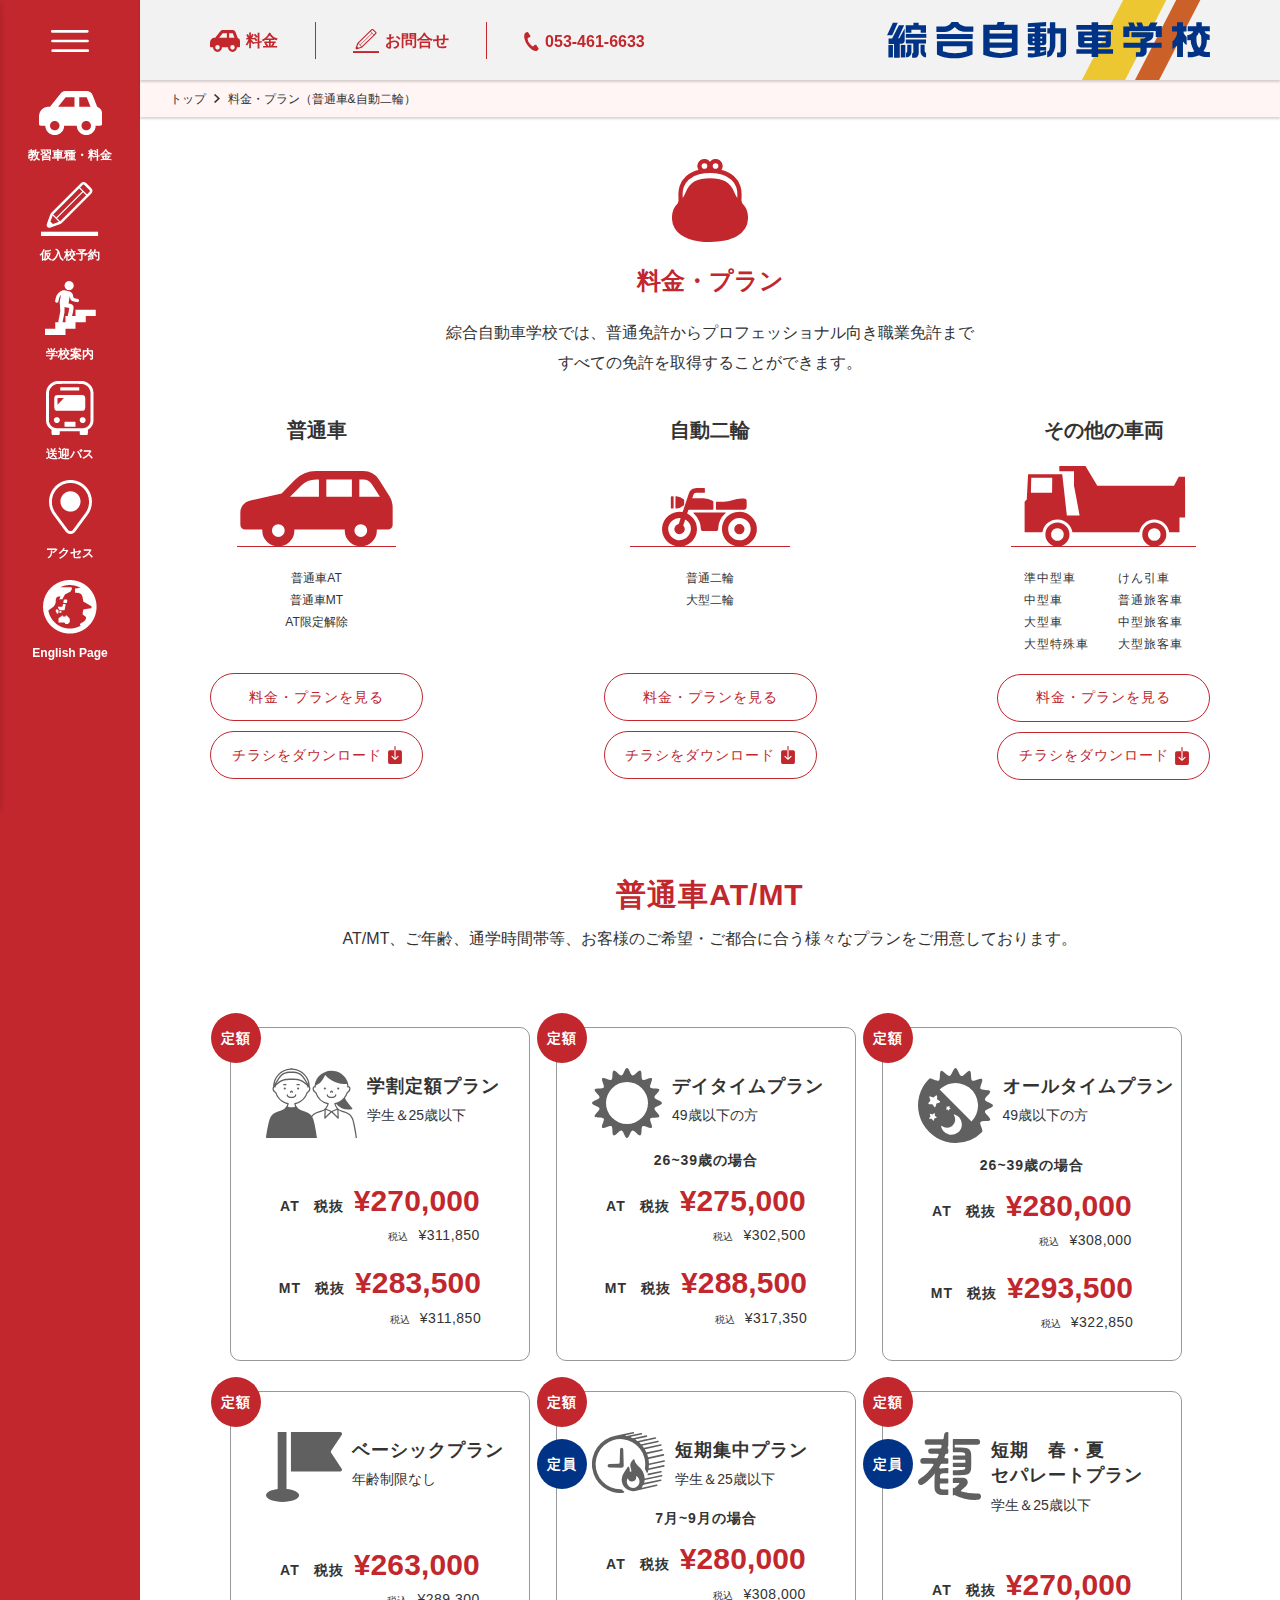
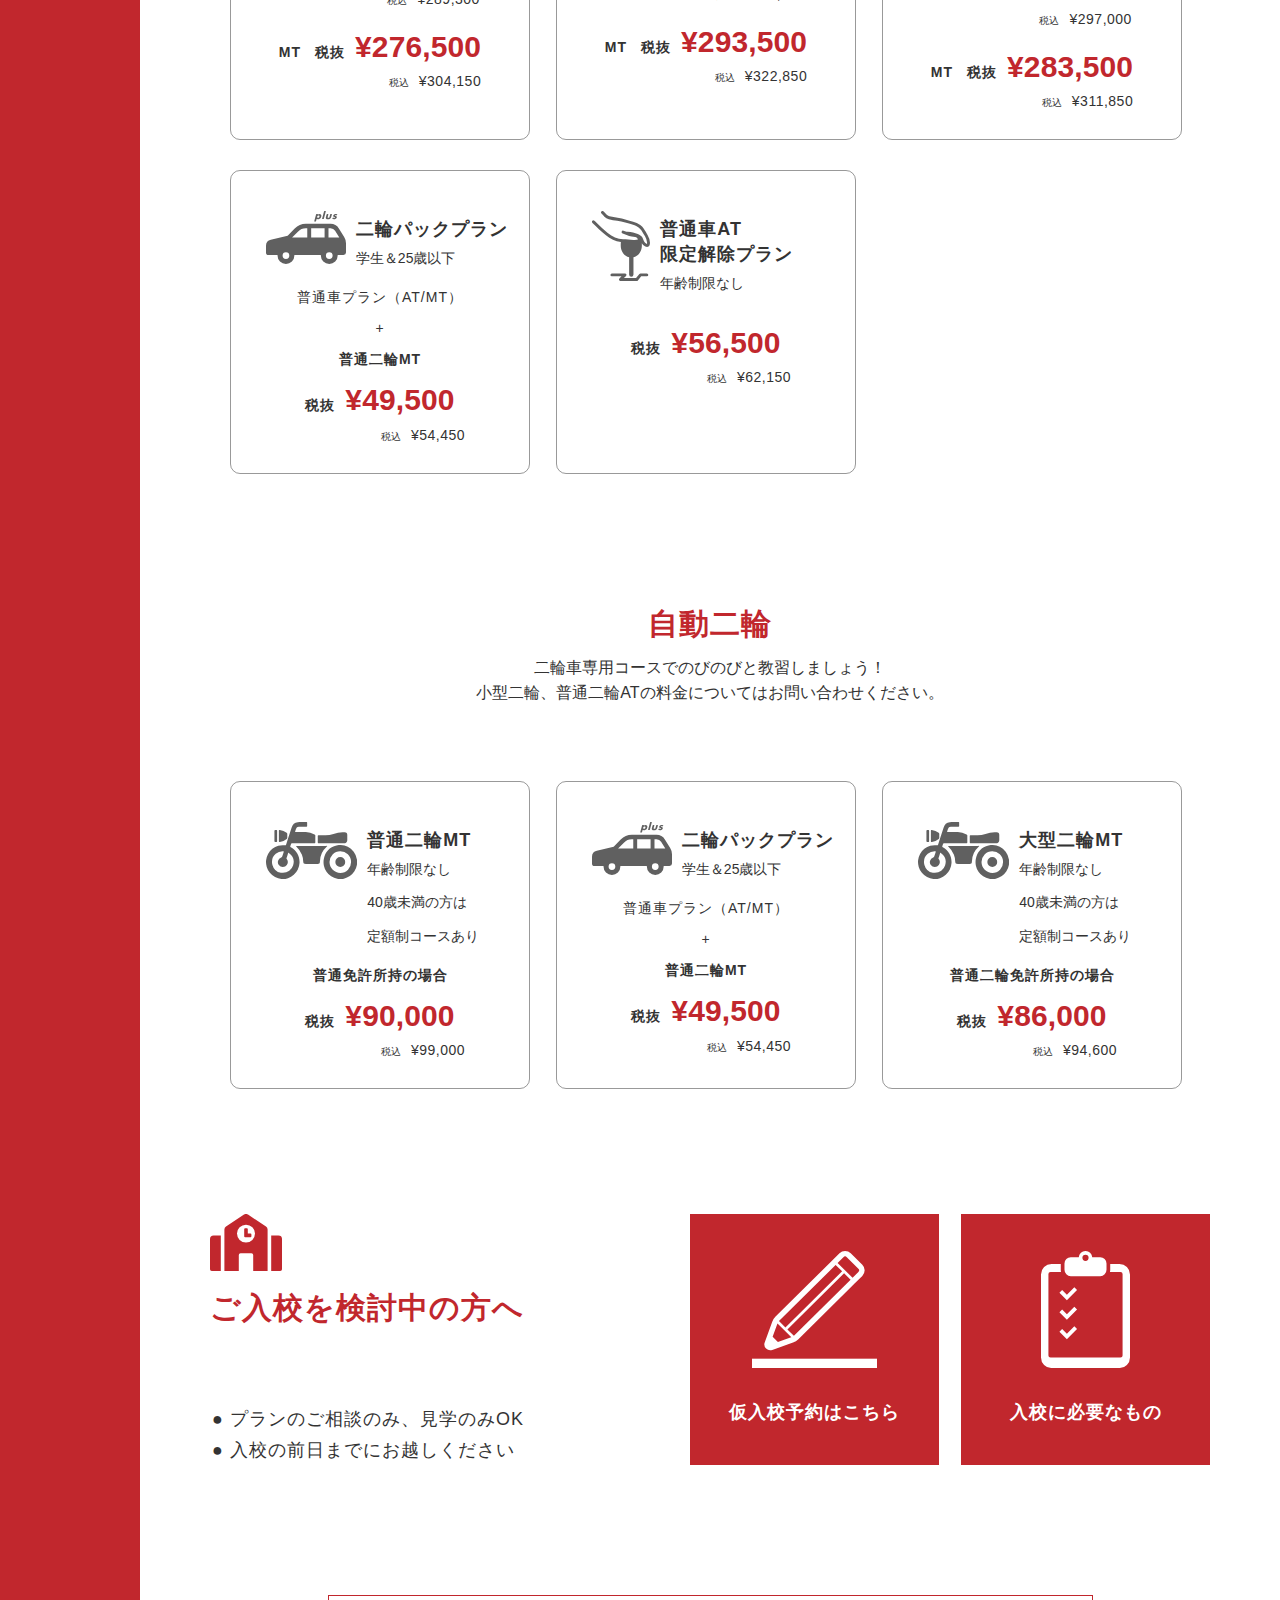
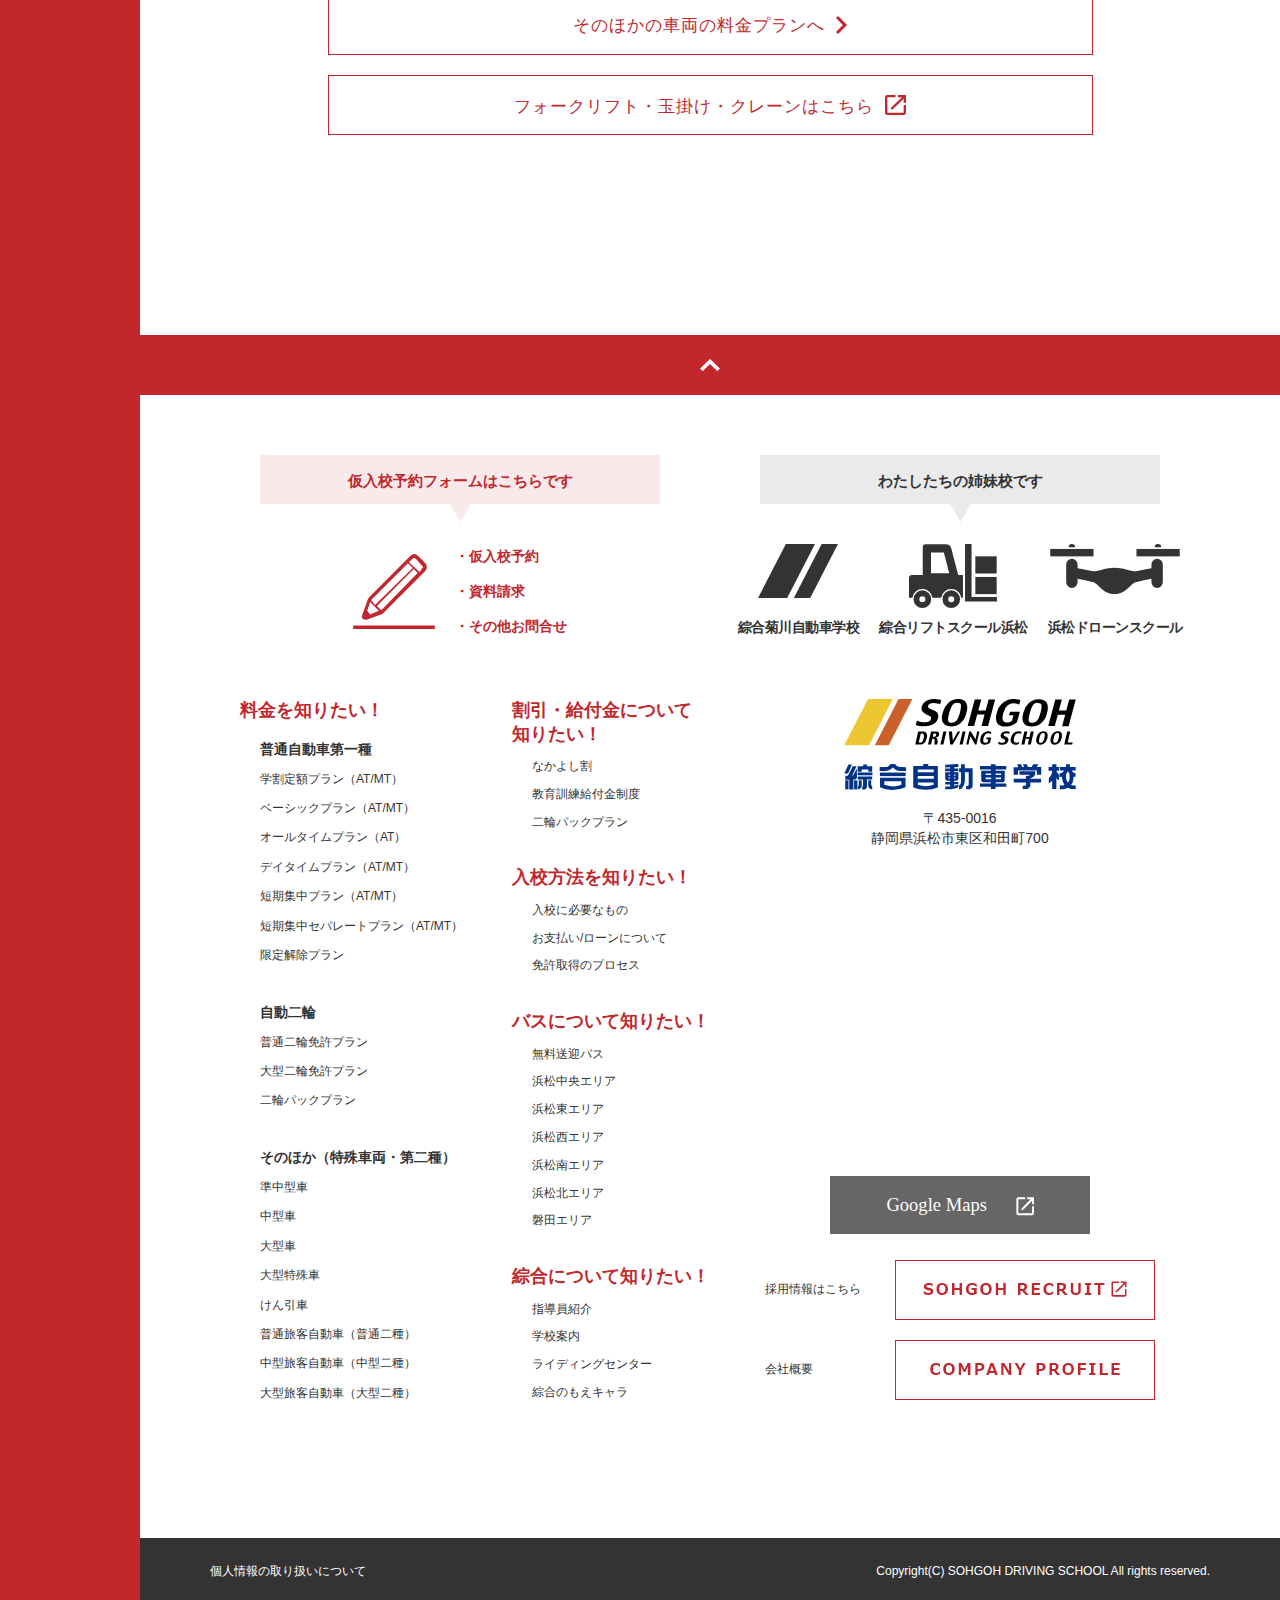
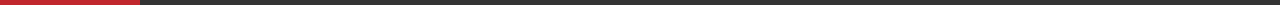
<file: license.html>
<!doctype html>
<html lang="ja">

<head>
  <meta charset="utf-8">
  <meta http-equiv="X-UA-Compatible" content="IE=edge">
  <meta name="viewport" content="width=device-width, initial-scale=1.0">
  <meta name="format-detection" content="telephone=no">
  <title>トップページ</title>
  <meta name="keywords" content="">
  <meta name="description" content="">
  <link rel="shortcut icon" href="common/img/favicon.png" type="image/x-icon">
  <link rel="stylesheet" type="text/css" href="common/css/reset.css">
  <link rel="stylesheet" type="text/css" href="common/css/owl.carousel.css">
  <link rel="stylesheet" type="text/css" href="common/css/owl.theme.default.min.css">
  <link rel="stylesheet" type="text/css" href="common/css/style.css">
  <link rel="stylesheet" type="text/css" href="common/css/style_l.css">
  <link rel="stylesheet" type="text/css" href="common/css/reponsive.css">
</head>

<body>

  <div class="wrap_body gr-tg-flex">

    <div class="item_body bg_color_C1272D">
      <div class="gr-tg-left-fix">
        <div class="gr-tg-humbarger gr-tg-flex">
          <a href="javascript:void(0);">
            <img src="common/img/icon-39.svg" alt="humbarger">
            <img class="active" src="common/img/icon-40.svg" alt="humbarger">
          </a>
        </div>
        <ul>
          <li><a href=""><img src="common/img/icon-me05.png" alt="教習車種・料金"><span>教習車種・料金</span></a></li>
          <li><a href=""><img src="common/img/icon-me01.png" alt="仮入校予約"><span>仮入校予約</span></a></li>
          <li><a href=""><img src="common/img/icon-me04.png" alt="学校案内"><span>学校案内</span></a></li>
          <li><a href=""><img src="common/img/icon-me03.png" alt="送迎バス"><span>送迎バス</span></a></li>
          <li><a href=""><img src="common/img/icon-me02.png" alt="アクセス"><span>アクセス</span></a></li>
          <li><a href=""><img src="common/img/icon-me06.png" alt="English Page"><span>English Page</span></a></li>
        </ul>
      </div>
    </div>
    <div class="item_body">
      <span class="gr-tg-bg-op-active"></span>
      <nav class="gr-tg-menuclick">
        <div class="some-content-related-div">
          <div class="inner-content-div">
            <h2>MENU</h2>

            <div class="gr-tg-me01">
              <div class="gr-tg-item-me01">
                <a href="" class="gr-tg-a01">
                  <span><img src="common/img/icon-me-01.png" alt="免許取得の教習案内"></span>
                  <span>免許取得の教習案内</span>
                </a>
              </div>
              <div class="gr-tg-item-me01">
                <ul>
                  <li><a href=""><span><img src="common/img/icon-me-02.png" alt="各種お問合せ"></span><span>各種お問合せ</span></a>
                  </li>
                  <li><a href=""><span><img src="common/img/icon-me-03.png" alt="入校について"></span><span>入校について</span></a>
                  </li>
                  <li><a href=""><span><img src="common/img/icon-me-04.png" alt="指導員紹介"></span><span>指導員紹介</span></a>
                  </li>
                  <li><a href=""><span><img src="common/img/icon-me-05.png"
                          alt="在校生はこちら"></span><span>在校生はこちら</span></a></li>
                </ul>
              </div>

              <div class="gr-tg-item-me01">
                <ul>
                  <li><a href=""><span><img src="common/img/icon-me-06.png"
                          alt="アクセスマップ"></span><span>アクセスマップ</span></a></li>
                  <li><a href=""><span><img src="common/img/icon-me-07.png" alt="学校案内"></span><span>学校案内</span></a></li>
                  <li><a href=""><span><img src="common/img/icon-me-08.png" alt="無料送迎バス"></span><span>無料送迎バス</span></a>
                  </li>
                  <li><a href=""><span><img src="common/img/icon-me-09.png" alt="よくある質問"></span><span>よくある質問</span></a>
                  </li>
                </ul>
              </div>
              <div class="gr-tg-item-me01">
                <ul>
                  <li><a href=""><span><img src="common/img/icon-me-10.png" alt="割引・給付金"></span><span>割引・給付金</span></a>
                  </li>
                  <li><a href=""><span><img src="common/img/icon-me-11.png"
                          alt="運行管理者講習"></span><span>運行管理者講習</span></a></li>
                  <li><a href=""><span><img src="common/img/icon-me-12.png" alt="運転適性診断"></span><span>運転適性診断</span></a>
                  </li>
                  <li><a href=""><span><img src="common/img/icon-me-13.png"
                          alt="リフトスクール"></span><span>リフトスクール</span></a></li>
                </ul>
              </div>
            </div>

            <div class="gr-tg-me02">
              <a href="">普通車免許のプラン一覧</a>
              <a href="">二輪車免許のプラン一覧</a>
              <a href="">そのほかの免許プラン一覧</a>
            </div>

            <div class="gr-tg-me03 gr-tg-flex">
              <div class="gr-tg-item-me03">
                <a href="">綜合のもえキャラ</a>
                <a href="">採用サイト</a>
                <a href="">会社概要</a>
                <a href="">サイトマップ</a>
              </div>
              <div class="gr-tg-item-me03">
                <a href="">公式Twitter</a>
                <a href="">LINE@</a>
                <a href="">YouTubeチャンネル</a>
              </div>
            </div>
          </div>
        </div>
      </nav>

      <header>
        <div class="gr-tg-top-head bg_color_F2F2F2">
          <div class="gird-1000">
            <div class="gr-tg-top-01 gr-tg-flex">
              <div class="item-gr-tg-top-01">
                <ul class="gr-tg-top-ul01 gr-tg-flex">
                  <li>
                    <a href="">
                      <span class="gr-tg-icon"><img class="gr-tg-icon-wh01" src="common/img/icon-01.svg"
                          alt="料金"></span>
                      <span class="gr-tg-txt-jp">料金</span>
                    </a>
                  </li>
                  <li>
                    <a href="">
                      <span class="gr-tg-icon"><img class="gr-tg-icon-wh02" src="common/img/icon-02.svg"
                          alt="お問合せ"></span>
                      <span class="gr-tg-txt-jp">お問合せ</span>
                    </a>
                  </li>
                  <li>
                    <a href="tel:0534616633">
                      <span class="gr-tg-icon"><img class="gr-tg-icon-wh03" src="common/img/icon-03.svg"
                          alt="phone"></span>
                      <span class="gr-tg-txt-jp">053-461-6633</span>
                    </a>
                  </li>
                </ul>
              </div>
              <div class="item-gr-tg-top-01">
                <h1 class="gr-tg-logo">
                  <a href="./" class="hv-o"><img class="gr-tg-logo-wh" src="common/img/logo.svg" alt="綜含自動車学絞"></a>
                </h1>
              </div>
            </div> <!-- end /.gr-tg-top-01 -->
          </div> <!-- end /.gird-1000 -->
        </div> <!-- end /.gr-tg-top-head -->
      </header>
      <main>

        <section id="lic_sec01">
          <div class="div_breadcrumb">
            <ul>
              <li><a href="./">トップ</a></li>
              <li>料金・プラン（普通車&自動二輪）</li>
            </ul>
          </div>
          <!-- End .div_breadcrumb -->
          <div class="gird-1000">
            <div class="div_lec01">
              <img src="./common/img/lic_img01.svg" alt="料金・プラン" class="img">
              <div class="title">料金・プラン</div>
              <div class="txt">綜合自動車学校では、普通免許からプロフェッショナル向き職業免許まで<br class="hide_sp">すべての免許を取得することができます。</div>
            </div>
            <!-- End .div_lec01 -->

            <div class="div_lec02">
              <div class="div_content">
                <div class="title">普通車</div>
                <div class="img">
                  <img src="./common/img/lic_img02.svg" alt="普通車">
                </div>
                <div class="list_item">
                  <ul>
                    <li>普通車AT</li>
                    <li>普通車MT</li>
                    <li>AT限定解除</li>
                  </ul>
                </div>
                <div class="div_btn">
                  <a href="#" class="a_btn01">料金・プランを見る</a>
                  <a href="#" class="a_btn01 icon01">チラシをダウンロード</a>
                </div>
              </div>
              <div class="div_content">
                <div class="title">自動二輪</div>
                <div class="img">
                  <img src="./common/img/lic_img03.svg" alt="自動二輪">
                </div>
                <div class="list_item">
                  <ul>
                    <li>普通二輪</li>
                    <li>大型二輪</li>
                  </ul>
                </div>
                <div class="div_btn">
                  <a href="#" class="a_btn01">料金・プランを見る</a>
                  <a href="#" class="a_btn01 icon01">チラシをダウンロード</a>
                </div>
              </div>
              <div class="div_content">
                <div class="title">その他の車両</div>
                <div class="img">
                  <img src="./common/img/lic_img04.svg" alt="その他の車両">
                </div>
                <div class="list_item">
                  <ul class="ul_50">
                    <li>準中型車</li>
                    <li>けん引車</li>
                    <li>中型車</li>
                    <li>普通旅客車</li>
                    <li>大型車</li>
                    <li>中型旅客車</li>
                    <li>大型特殊車</li>
                    <li>大型旅客車</li>
                  </ul>
                </div>
                <div class="div_btn">
                  <a href="#" class="a_btn01">料金・プランを見る</a>
                  <a href="#" class="a_btn01 icon01">チラシをダウンロード</a>
                </div>
              </div>
            </div>
            <!-- End .div_lec01 -->
          </div>
          <!-- End .gird-1000 -->
        </section>
        <!-- End #lic_sec01 -->

        <section id="lic_sec02">
          <div class="gird-1000">
            <div class="title_style01">
              普通車AT/MT
            </div>
            <div class="txt_out">
              AT/MT、ご年齢、通学時間帯等、お客様のご希望・ご都合に合う様々なプランをご用意しております。
            </div>
            <div class="all_item01">
              <div class="item">
                <div class="div_item01">
                  <div class="img">
                    <img src="./common/img/lic_img05.svg" alt="学割定額プラン">
                  </div>
                  <div class="text">
                    <div class="title">学割定額プラン</div>
                    <div class="txt">学生＆25歳以下</div>
                  </div>
                </div>
                <div class="div_item02">
                  <div class="txt">&nbsp;</div>
                </div>
                <div class="div_item03">
                  <div class="txt01">
                    <div class="spanall">
                      <span class="sp_01">AT</span><span class="sp_02">税抜</span><span class="price">¥270,000</span>
                      <div class="txt02">
                        <span class="sp_01">税込</span><span class="price">¥311,850</span>
                      </div>
                    </div>
                  </div>
                </div>
                <div class="div_item03">
                  <div class="txt01">
                    <div class="spanall">
                      <span class="sp_01">MT</span><span class="sp_02">税抜</span><span class="price">¥283,500</span>
                      <div class="txt02">
                        <span class="sp_01">税込</span><span class="price">¥311,850</span>
                      </div>
                    </div>
                  </div>
                </div>
                <div class="icon_tag">
                  <div class="icon_add icon_red">
                    <span>定額</span>
                  </div>
                </div>
                <div class="div_hover">
                  <img src="./common/img/lic_img05_hv.svg" alt="学割定額プラン">
                  <div class="txt">
                    学生の方・25歳以下の方限定。<br>定額かつリーズナブルな<br>一押しプラン
                  </div>
                </div>
              </div>
              <!-- End .item -->
              <div class="item">
                <div class="div_item01">
                  <div class="img">
                    <img src="./common/img/lic_img06.svg" alt="デイタイムプラン">
                  </div>
                  <div class="text">
                    <div class="title">デイタイムプラン</div>
                    <div class="txt">49歳以下の方</div>
                  </div>
                </div>
                <div class="div_item02">
                  <div class="txt">26~39歳の場合</div>
                </div>
                <div class="div_item03">
                  <div class="txt01">
                    <div class="spanall">
                      <span class="sp_01">AT</span><span class="sp_02">税抜</span><span class="price">¥275,000</span>
                      <div class="txt02">
                        <span class="sp_01">税込</span><span class="price">¥302,500</span>
                      </div>
                    </div>
                  </div>
                </div>
                <div class="div_item03">
                  <div class="txt01">
                    <div class="spanall">
                      <span class="sp_01">MT</span><span class="sp_02">税抜</span><span class="price">¥288,500</span>
                      <div class="txt02">
                        <span class="sp_01">税込</span><span class="price">¥317,350</span>
                      </div>
                    </div>
                  </div>
                </div>
                <div class="icon_tag">
                  <div class="icon_add icon_red">
                    <span>定額</span>
                  </div>
                </div>
                <div class="div_hover">
                  <img src="./common/img/lic_img06_hv.svg" alt="デイタイムプラン">
                  <div class="txt">
                    平日9:30～17:20限定の<br>定額プラン。<br>昼間の時間を有効利用したい方に
                  </div>
                </div>
              </div>
              <!-- End .item -->
              <div class="item">
                <div class="div_item01">
                  <div class="img">
                    <img src="./common/img/lic_img07.svg" alt="オールタイムプラン">
                  </div>
                  <div class="text">
                    <div class="title">オールタイムプラン</div>
                    <div class="txt">49歳以下の方</div>
                  </div>
                </div>
                <div class="div_item02">
                  <div class="txt">26~39歳の場合</div>
                </div>
                <div class="div_item03">
                  <div class="txt01">
                    <div class="spanall">
                      <span class="sp_01">AT</span><span class="sp_02">税抜</span><span class="price">¥280,000</span>
                      <div class="txt02">
                        <span class="sp_01">税込</span><span class="price">¥308,000</span>
                      </div>
                    </div>
                  </div>
                </div>
                <div class="div_item03">
                  <div class="txt01">
                    <div class="spanall">
                      <span class="sp_01">MT</span><span class="sp_02">税抜</span><span class="price">¥293,500</span>
                      <div class="txt02">
                        <span class="sp_01">税込</span><span class="price">¥322,850</span>
                      </div>
                    </div>
                  </div>
                </div>
                <div class="icon_tag">
                  <div class="icon_add icon_red">
                    <span>定額</span>
                  </div>
                </div>
                <div class="div_hover">
                  <img src="./common/img/lic_img07_hv.svg" alt="オールタイムプラン">
                  <div class="txt">
                    土日・夜間も教習可能なプラン。<br>お仕事帰りに<br>通学したい方はこちら！
                  </div>
                </div>
              </div>
              <!-- End .item -->
              <div class="item">
                <div class="div_item01">
                  <div class="img">
                    <img src="./common/img/lic_img08.svg" alt="ベーシックプラン">
                  </div>
                  <div class="text">
                    <div class="title">ベーシックプラン</div>
                    <div class="txt">年齢制限なし</div>
                  </div>
                </div>
                <div class="div_item02">
                  <div class="txt">&nbsp;</div>
                </div>
                <div class="div_item03">
                  <div class="txt01">
                    <div class="spanall">
                      <span class="sp_01">AT</span><span class="sp_02">税抜</span><span class="price">¥263,000</span>
                      <div class="txt02">
                        <span class="sp_01">税込</span><span class="price">¥289,300</span>
                      </div>
                    </div>
                  </div>
                </div>
                <div class="div_item03">
                  <div class="txt01">
                    <div class="spanall">
                      <span class="sp_01">MT</span><span class="sp_02">税抜</span><span class="price">¥276,500</span>
                      <div class="txt02">
                        <span class="sp_01">税込</span><span class="price">¥304,150</span>
                      </div>
                    </div>
                  </div>
                </div>
                <div class="icon_tag">
                  <div class="icon_add icon_red">
                    <span>定額</span>
                  </div>
                </div>
                <div class="div_hover">
                  <img src="./common/img/lic_img08_hv.svg" alt="ベーシックプラン">
                  <div class="txt">
                    二輪免許所持の方、<br>普通免許再取得の方におススメ。<br>運転に自信がある方向けの最安プラン。
                  </div>
                </div>
              </div>
              <!-- End .item -->
              <div class="item">
                <div class="div_item01">
                  <div class="img">
                    <img src="./common/img/lic_img09.svg" alt="短期集中プラン">
                  </div>
                  <div class="text">
                    <div class="title">短期集中プラン</div>
                    <div class="txt">学生＆25歳以下</div>
                  </div>
                </div>
                <div class="div_item02">
                  <div class="txt">7月~9月の場合</div>
                </div>
                <div class="div_item03">
                  <div class="txt01">
                    <div class="spanall">
                      <span class="sp_01">AT</span><span class="sp_02">税抜</span><span class="price">¥280,000</span>
                      <div class="txt02">
                        <span class="sp_01">税込</span><span class="price">¥308,000</span>
                      </div>
                    </div>
                  </div>
                </div>
                <div class="div_item03">
                  <div class="txt01">
                    <div class="spanall">
                      <span class="sp_01">MT</span><span class="sp_02">税抜</span><span class="price">¥293,500</span>
                      <div class="txt02">
                        <span class="sp_01">税込</span><span class="price">¥322,850</span>
                      </div>
                    </div>
                  </div>
                </div>
                <div class="icon_tag">
                  <div class="icon_add icon_red">
                    <span>定額</span>
                  </div>
                  <div class="icon_add icon_blue">
                    <span>定員</span>
                  </div>
                </div>
                <div class="div_hover">
                  <img src="./common/img/lic_img09_hv.svg" alt="短期集中プラン">
                </div>
              </div>
              <!-- End .item -->
              <div class="item">
                <div class="div_item01">
                  <div class="img">
                    <img src="./common/img/lic_img10.svg" alt="短期　春・夏セパレートプラン">
                  </div>
                  <div class="text">
                    <div class="title">短期　春・夏<br>セパレートプラン</div>
                    <div class="txt">学生＆25歳以下</div>
                  </div>
                </div>
                <div class="div_item02">
                  <div class="txt">&nbsp;</div>
                </div>
                <div class="div_item03">
                  <div class="txt01">
                    <div class="spanall">
                      <span class="sp_01">AT</span><span class="sp_02">税抜</span><span class="price">¥270,000</span>
                      <div class="txt02">
                        <span class="sp_01">税込</span><span class="price">¥297,000</span>
                      </div>
                    </div>
                  </div>
                </div>
                <div class="div_item03">
                  <div class="txt01">
                    <div class="spanall">
                      <span class="sp_01">MT</span><span class="sp_02">税抜</span><span class="price">¥283,500</span>
                      <div class="txt02">
                        <span class="sp_01">税込</span><span class="price">¥311,850</span>
                      </div>
                    </div>
                  </div>
                </div>
                <div class="icon_tag">
                  <div class="icon_add icon_red">
                    <span>定額</span>
                  </div>
                  <div class="icon_add icon_blue">
                    <span>定員</span>
                  </div>
                </div>
                <div class="div_hover">
                  <img src="./common/img/lic_img10_hv.svg" alt="短期　春・夏セパレートプラン">
                </div>
              </div>
              <!-- End .item -->
              <div class="item">
                <div class="div_item01">
                  <div class="img">
                    <img src="./common/img/lic_img11.svg" alt="二輪パックプラン">
                  </div>
                  <div class="text">
                    <div class="title">二輪パックプラン</div>
                    <div class="txt">学生＆25歳以下</div>
                  </div>
                </div>
                <div class="div_item02">
                  <div class="txt"><span class="add_txt">普通車プラン（AT/MT）</span><span class="txt_plus">+</span>普通二輪MT</div>
                </div>
                <div class="div_item03">
                  <div class="txt01">
                    <div class="spanall">
                      <span class="sp_02">税抜</span><span class="price">¥49,500</span>
                      <div class="txt02">
                        <span class="sp_01">税込</span><span class="price">¥54,450</span>
                      </div>
                    </div>
                  </div>
                </div>
                <div class="icon_tag"></div>
                <div class="div_hover">
                  <img src="./common/img/lic_img11_hv.svg" alt="二輪パックプラン">
                  <div class="txt">普通車と普通二輪セットの入校で<br>二輪車料金が半額になる<br>お得プラン！</div>
                </div>
              </div>
              <!-- End .item -->
              <div class="item">
                <div class="div_item01">
                  <div class="img">
                    <img src="./common/img/lic_img12.svg" alt="普通車AT限定解除プラン">
                  </div>
                  <div class="text">
                    <div class="title">普通車AT<br>限定解除プラン</div>
                    <div class="txt">年齢制限なし</div>
                  </div>
                </div>
                <div class="div_item02">
                  <div class="txt"></div>
                </div>
                <div class="div_item03">
                  <div class="txt01">
                    <div class="spanall">
                      <span class="sp_02">税抜</span><span class="price">¥56,500</span>
                      <div class="txt02">
                        <span class="sp_01">税込</span><span class="price">¥62,150</span>
                      </div>
                    </div>
                  </div>
                </div>
                <div class="icon_tag"></div>
                <div class="div_hover">
                  <img src="./common/img/lic_img12_hv.svg" alt="普通車AT限定解除プラン">
                  <div class="txt">仕事でMT車の免許が<br>必要になったら…<br>規定4時限でATからMTに！</div>
                </div>
              </div>
              <!-- End .item -->
            </div>
            <!-- End .all_item01 -->
            <div class="title_style01">
              自動二輪
            </div>
            <div class="txt_out">
              二輪車専用コースでのびのびと教習しましょう！<br>小型二輪、普通二輪ATの料金についてはお問い合わせください。
            </div>
            <div class="all_item01">
              <div class="item">
                <div class="div_item01">
                  <div class="img">
                    <img src="./common/img/lic_img13.svg" alt="普通二輪MT">
                  </div>
                  <div class="text">
                    <div class="title">普通二輪MT</div>
                    <div class="txt">年齢制限なし<br>40歳未満の方は<br>定額制コースあり</div>
                  </div>
                </div>
                <div class="div_item02">
                  <div class="txt">普通免許所持の場合</div>
                </div>
                <div class="div_item03">
                  <div class="txt01">
                    <div class="spanall">
                      <span class="sp_02">税抜</span><span class="price">¥90,000</span>
                      <div class="txt02">
                        <span class="sp_01">税込</span><span class="price">¥99,000</span>
                      </div>
                    </div>
                  </div>
                </div>
                <div class="icon_tag"></div>
                <div class="div_hover">
                  <img src="./common/img/lic_img13_hv.svg" alt="二輪パックプラン">
                  <div class="txt">バイクに乗ってみたくなったら<br>まずこちら。<br>400CC までの二輪車に<br>乗ることができます！</div>
                </div>
              </div>
              <!-- End .item -->

              <div class="item">
                <div class="div_item01">
                  <div class="img">
                    <img src="./common/img/lic_img14.svg" alt="二輪パックプラン">
                  </div>
                  <div class="text">
                    <div class="title">二輪パックプラン</div>
                    <div class="txt">学生＆25歳以下</div>
                  </div>
                </div>
                <div class="div_item02">
                  <div class="txt"><span class="add_txt">普通車プラン（AT/MT）</span><span class="txt_plus">+</span>普通二輪MT</div>
                </div>
                <div class="div_item03">
                  <div class="txt01">
                    <div class="spanall">
                      <span class="sp_02">税抜</span><span class="price">¥49,500</span>
                      <div class="txt02">
                        <span class="sp_01">税込</span><span class="price">¥54,450</span>
                      </div>
                    </div>
                  </div>
                </div>
                <div class="icon_tag"></div>
                <div class="div_hover">
                  <img src="./common/img/lic_img14_hv.svg" alt="二輪パックプラン">
                  <div class="txt">普通車と普通二輪セットの入校で<br>二輪車料金が半額になる<br>お得プラン！</div>
                </div>
              </div>
              <!-- End .item -->

              <div class="item">
                <div class="div_item01">
                  <div class="img">
                    <img src="./common/img/lic_img13.svg" alt="大型二輪MT">
                  </div>
                  <div class="text">
                    <div class="title">大型二輪MT</div>
                    <div class="txt">年齢制限なし<br>40歳未満の方は<br>定額制コースあり</div>
                  </div>
                </div>
                <div class="div_item02">
                  <div class="txt">普通二輪免許所持の場合</div>
                </div>
                <div class="div_item03">
                  <div class="txt01">
                    <div class="spanall">
                      <span class="sp_02">税抜</span><span class="price">¥86,000</span>
                      <div class="txt02">
                        <span class="sp_01">税込</span><span class="price">¥94,600</span>
                      </div>
                    </div>
                  </div>
                </div>
                <div class="icon_tag"></div>
                <div class="div_hover">
                  <img src="./common/img/lic_img13_hv.svg" alt="二輪パックプラン">
                  <div class="txt">普通二輪に物足りなくなったら<br>ステップアップ！<br>憧れのあのバイクにlet’s ride!</div>
                </div>
              </div>
              <!-- End .item -->
            </div>
            <!-- End .all_item01 -->
            <div class="ft_page_all">
              <div class="div_left">
                <div class="div_img">
                  <img src="./common/img/icon_school.svg" alt="ご入校を検討中の方へ">
                </div>
                <div class="title">
                  ご入校を検討中の方へ
                </div>
                <div class="txt">
                  <ul>
                    <li>プランのご相談のみ、見学のみOK</li>
                    <li>入校の前日までにお越しください</li>
                  </ul>
                </div>
              </div>
              <div class="div_right">
                <a class="btn_all" href="#">
                  <div class="div_df">
                    <img src="./common/img/icon_pen.svg" alt="仮入校予約はこちら">
                    <span>仮入校予約はこちら</span>
                  </div>
                </a>
                <a class="btn_all" href="#">
                  <div class="div_df">
                    <img src="./common/img/icon_list_check.svg" alt="入校に必要なもの">
                    <span>入校に必要なもの</span>
                  </div>
                </a>
              </div>
              <div class="div_btn">
                <a href="#" class="btn_all"><span>そのほかの車両の料金プランへ<img src="./common/img/icon_arrow_right.svg" alt="arow"></span></a>
                <a href="#" class="btn_all"><span>フォークリフト・玉掛け・クレーンはこちら<img src="./common/img/icon_new.svg" alt="open_new"></span></a>
              </div>
            </div>
            <!-- End .ft_page_all -->
          </div>
          <!-- End .gird-1000 -->
        </section>
        <!-- End #lic_sec02 -->



      </main>

      <footer>
        <div class="gr-tg-gen-fo">

          <div class="gr-tg-scroll gr-tg-flex">
            <img class="gr-tg-icon-wh04" src="common/img/icon-04.svg" alt="scroll top">
          </div> <!-- end /.gr-tg-scroll -->

          <div class="gr-tg-content-fo">
            <div class="gird-1000">

              <div class="gr-tg-co-fo01">
                <div class="gr-tg-flex">
                  <div class="item-gr-tg-co-fo01">
                    <h2>仮入校予約フォームはこちらです</h2>

                    <div class="gr-tg-flex">
                      <div class="boxs">
                        <img class="gr-tg-icon-wh07" src="common/img/icon-07.svg" alt="book">
                      </div>
                      <div class="boxs">
                        <ul class="gr-tg-mefo01">
                          <li><a href="">・仮入校予約</a></li>
                          <li><a href="">・資料請求</a></li>
                          <li><a href="">・その他お問合せ</a></li>
                        </ul>
                      </div>
                    </div>

                  </div>
                  <div class="item-gr-tg-co-fo01">
                    <h2>わたしたちの姉妹校です</h2>
                    <div class="gr-tg-flex">
                      <div class="boxs">
                        <span class="gr-tg-mh"><img class="gr-tg-icon-wh08" src="common/img/icon-08.svg"
                            alt="綜合菊川自動車学校"></span>
                        <span class="gr-tg-desc-fo">綜合菊川自動車学校</span>
                      </div>
                      <div class="boxs">
                        <span class="gr-tg-mh"><img class="gr-tg-icon-wh10" src="common/img/icon-10.svg"
                            alt="綜合リフトスクール浜松"></span>
                        <span class="gr-tg-desc-fo">綜合リフトスクール浜松</span>
                      </div>
                      <div class="boxs">
                        <span class="gr-tg-mh"><img class="gr-tg-icon-wh09" src="common/img/icon-09.svg"
                            alt="浜松ドローンスクール"></span>
                        <span class="gr-tg-desc-fo">浜松ドローンスクール</span>
                      </div>
                    </div>
                  </div>
                </div>
              </div> <!-- end /.gr-tg-co-fo01 -->

              <div class="gr-tg-co-fo02">
                <div class="gird-1000">
                  <div class="gr-tg-flex">
                    <div class="boxs gr-tg-pl30">
                      <div class="gr-tg-flex">
                        <div class="item-menu">

                          <div class="gr-tg-mefo01">
                            <h3>料金を知りたい！</h3>
                            <div class="gr-tg-sub-mefo01">
                              <h4>普通自動車第一種</h4>
                              <ul>
                                <li><a href="">学割定額プラン（AT/MT）</a></li>
                                <li><a href="">ベーシックプラン（AT/MT）</a></li>
                                <li><a href="">オールタイムプラン（AT）</a></li>
                                <li><a href="">デイタイムプラン（AT/MT）</a></li>
                                <li><a href="">短期集中プラン（AT/MT）</a></li>
                                <li><a href="">短期集中セパレートプラン（AT/MT）</a></li>
                                <li><a href="">限定解除プラン</a></li>
                              </ul>
                            </div> <!-- end /.gr-tg-sub-mefo01 -->

                            <div class="gr-tg-sub-mefo01">
                              <h4>自動二輪</h4>
                              <ul>
                                <li><a href="">普通二輪免許プラン</a></li>
                                <li><a href="">大型二輪免許プラン</a></li>
                                <li><a href="">二輪パックプラン</a></li>
                              </ul>
                            </div> <!-- end /.gr-tg-sub-mefo01 -->

                            <div class="gr-tg-sub-mefo01">
                              <h4>そのほか（特殊車両・第二種）</h4>
                              <ul>
                                <li><a href="">準中型車</a></li>
                                <li><a href="">中型車</a></li>
                                <li><a href="">大型車</a></li>
                                <li><a href="">大型特殊車</a></li>
                                <li><a href="">けん引車</a></li>
                                <li><a href="">普通旅客自動車（普通二種）</a></li>
                                <li><a href="">中型旅客自動車（中型二種）</a></li>
                                <li><a href="">大型旅客自動車（大型二種）</a></li>
                              </ul>
                            </div> <!-- end /.gr-tg-sub-mefo01 -->
                          </div> <!-- end /.gr-tg-mefo01 -->
                        </div>
                        <div class="item-menu">
                          <div class="gr-tg-mefo01">
                            <h3>割引・給付金について<br>知りたい！</h3>
                            <div class="gr-tg-sub-mefo01">
                              <ul>
                                <li><a href="">なかよし割</a></li>
                                <li><a href="">教育訓練給付金制度</a></li>
                                <li><a href="">二輪パックプラン</a></li>
                              </ul>
                            </div> <!-- end /.gr-tg-sub-mefo01 -->
                          </div> <!-- end /.gr-tg-mefo01 -->

                          <div class="gr-tg-mefo01">
                            <h3>入校方法を知りたい！</h3>
                            <div class="gr-tg-sub-mefo01">
                              <ul>
                                <li><a href="">入校に必要なもの</a></li>
                                <li><a href="">お支払い/ローンについて</a></li>
                                <li><a href="">免許取得のプロセス</a></li>
                              </ul>
                            </div> <!-- end /.gr-tg-sub-mefo01 -->
                          </div> <!-- end /.gr-tg-mefo01 -->

                          <div class="gr-tg-mefo01">
                            <h3>バスについて知りたい！</h3>
                            <div class="gr-tg-sub-mefo01">
                              <ul>
                                <li><a href="">無料送迎バス</a></li>
                                <li><a href="">浜松中央エリア</a></li>
                                <li><a href="">浜松東エリア</a></li>
                                <li><a href="">浜松西エリア</a></li>
                                <li><a href="">浜松南エリア</a></li>
                                <li><a href="">浜松北エリア</a></li>
                                <li><a href="">磐田エリア</a></li>
                              </ul>
                            </div> <!-- end /.gr-tg-sub-mefo01 -->
                          </div> <!-- end /.gr-tg-mefo01 -->

                          <div class="gr-tg-mefo01">
                            <h3>綜合について知りたい！</h3>
                            <div class="gr-tg-sub-mefo01">
                              <ul>
                                <li><a href="">指導員紹介</a></li>
                                <li><a href="">学校案内</a></li>
                                <li><a href="">ライディングセンター</a></li>
                                <li><a href="">綜合のもえキャラ</a></li>
                              </ul>
                            </div> <!-- end /.gr-tg-sub-mefo01 -->
                          </div> <!-- end /.gr-tg-mefo01 -->

                          <div class="gr-tg-mefo01 hide-pc">
                            <h3><a href="">SOHGOH RECRUIT</a></h3>
                            <h3><a href="">COMPANY PROFILE</a></h3>
                          </div> <!-- end /.gr-tg-mefo01 -->

                        </div>
                      </div>
                    </div>

                    <div class="boxs">

                      <div class="gr-tg-logofo">
                        <a href="./">
                          <img class="gr-tg-icon-whlogofo" src="common/img/logo-fo.svg" alt="綜含自動車学絞">
                          <img class="gr-tg-icon-whlogofo sp hide-pc" src="common/img/logo-fo-sp.svg" alt="綜含自動車学絞">
                        </a>
                      </div> <!-- end /.gr-tg-logofo -->

                      <div class="gr-tg-info">
                        <p>〒435-0016<br>静岡県浜松市東区和田町700</p>
                      </div> <!-- end /.gr-tg-info -->

                      <div class="gr-tg-maps">
                        <a class="gr-tg-maps-blank gr-tg-flex" target="_blank"
                          href="https://goo.gl/maps/gcq2aVgmuiMweB3H6"><img class="gr-tg-icon-wh11"
                            src="common/img/icon-11.svg" alt="Google Maps"></a>
                        <iframe
                          src="https://www.google.com/maps/embed?pb=!1m18!1m12!1m3!1d6558.480176835969!2d137.7675615393992!3d34.724342145825226!2m3!1f0!2f0!3f0!3m2!1i1024!2i768!4f13.1!3m3!1m2!1s0x601ae0a5f691d143%3A0x9745f0a6c37d259!2z57ac5ZCI6Ieq5YuV6LuK5a2m5qCh!5e0!3m2!1sja!2s!4v1594988620161!5m2!1sja!2s"></iframe>
                      </div> <!-- end /.gr-tg-maps -->

                      <div class="gr-tg-btn gr-tg-flex">
                        <div class="boxs">
                          <div class="gr-tg-wrap-btn">
                            <span>採用情報はこちら</span><a href="#"><img src="common/img/icon-12.png" alt="SOHGOH RECRUIT"></a>
                          </div>
                        </div>
                        <div class="boxs">
                          <div class="gr-tg-wrap-btn ">
                            <span>会社概要</span><a href="#"><img src="common/img/icon-13.png" alt="COMPANY PROFILE"></a>
                          </div>
                        </div>
                      </div>

                    </div>
                  </div> <!-- end /.gr-tg-flex -->
                </div>
              </div> <!-- end /.gr-tg-co-fo02 -->

            </div>
          </div> <!-- end /.gr-tg-content-fo -->

          <div class="gr-tg-gen-cr">
            <div class="gird-1000">
              <div class="gr-tg-flex">
                <div class="item-gr-tggen-cr"><a href="#">個人情報の取り扱いについて</a></div>
                <div class="item-gr-tggen-cr">
                  <p>Copyright(C) SOHGOH DRIVING SCHOOL All rights reserved.</p>
                </div>
              </div>
            </div>
          </div><!-- end /.gr-tg-gen-cr -->

        </div> <!-- end /.gr-tg-gen-fo -->
      </footer>
    </div>
  </div>

  <script src="common/js/jquery-2.0.0b1.js"></script>
  <script src="common/js/jquery-ui.js"></script>
  <script src="common/js/owl.carousel.js"></script>
  <script src="common/js/script.js"></script>
  <script src="common/js/check_browser.js"></script>
  <script type="text/javascript" src="common/js/jquery.slimscroll.min.js"></script>

  <script>
    var $height_body = $("body").height();

    if ($height_body < 650) {
      $he = $height_body - 50;
      $(function () {
        $('.inner-content-div').slimScroll({
          height: $he + 'px',
          size: '3.78px',
          disableFadeOut: true,
          alwaysVisible: true,
          color: '#000000',
        });
      });
    }
  </script>
  <script>
    $(document).ready(function () {
      var owl = $('#owl11');
      owl.owlCarousel({
        loop: true,
        center: true,
        margin: 55,
        autoplay: false,
        autoplayTimeout: 2500,
        responsiveClass: true,
        animateOut: 'fadeOut',
        nav: true,
        navText: ["<img src='common/img/icon-16.png'> ", "<img src='common/img/icon-17.png'>"],
        responsive: {
          0: {
            items: 1,
          },
          750: {
            items: 1.5,
          },
          1000: {
            items: 3.758,
          }
        }
      });

      var owl1 = $('#owl01');
      owl1.owlCarousel({
        loop: true,
        center: true,
        autoplay: false,
        autoplayTimeout: 2500,
        responsiveClass: true,
        animateOut: 'fadeOut',
        nav: true,
        navText: ["<img src='common/img/icon-43.png'> ", "<img src='common/img/icon-44.png'>"],
        responsive: {
          0: {
            items: 1,
          },
          900: {
            items: 1,
          },
          1000: {
            items: 2.85,
          }
        }
      });


    });

    $(function () {
      $("#tabs").tabs();
    });
  </script>
</body>

</html>
</file>
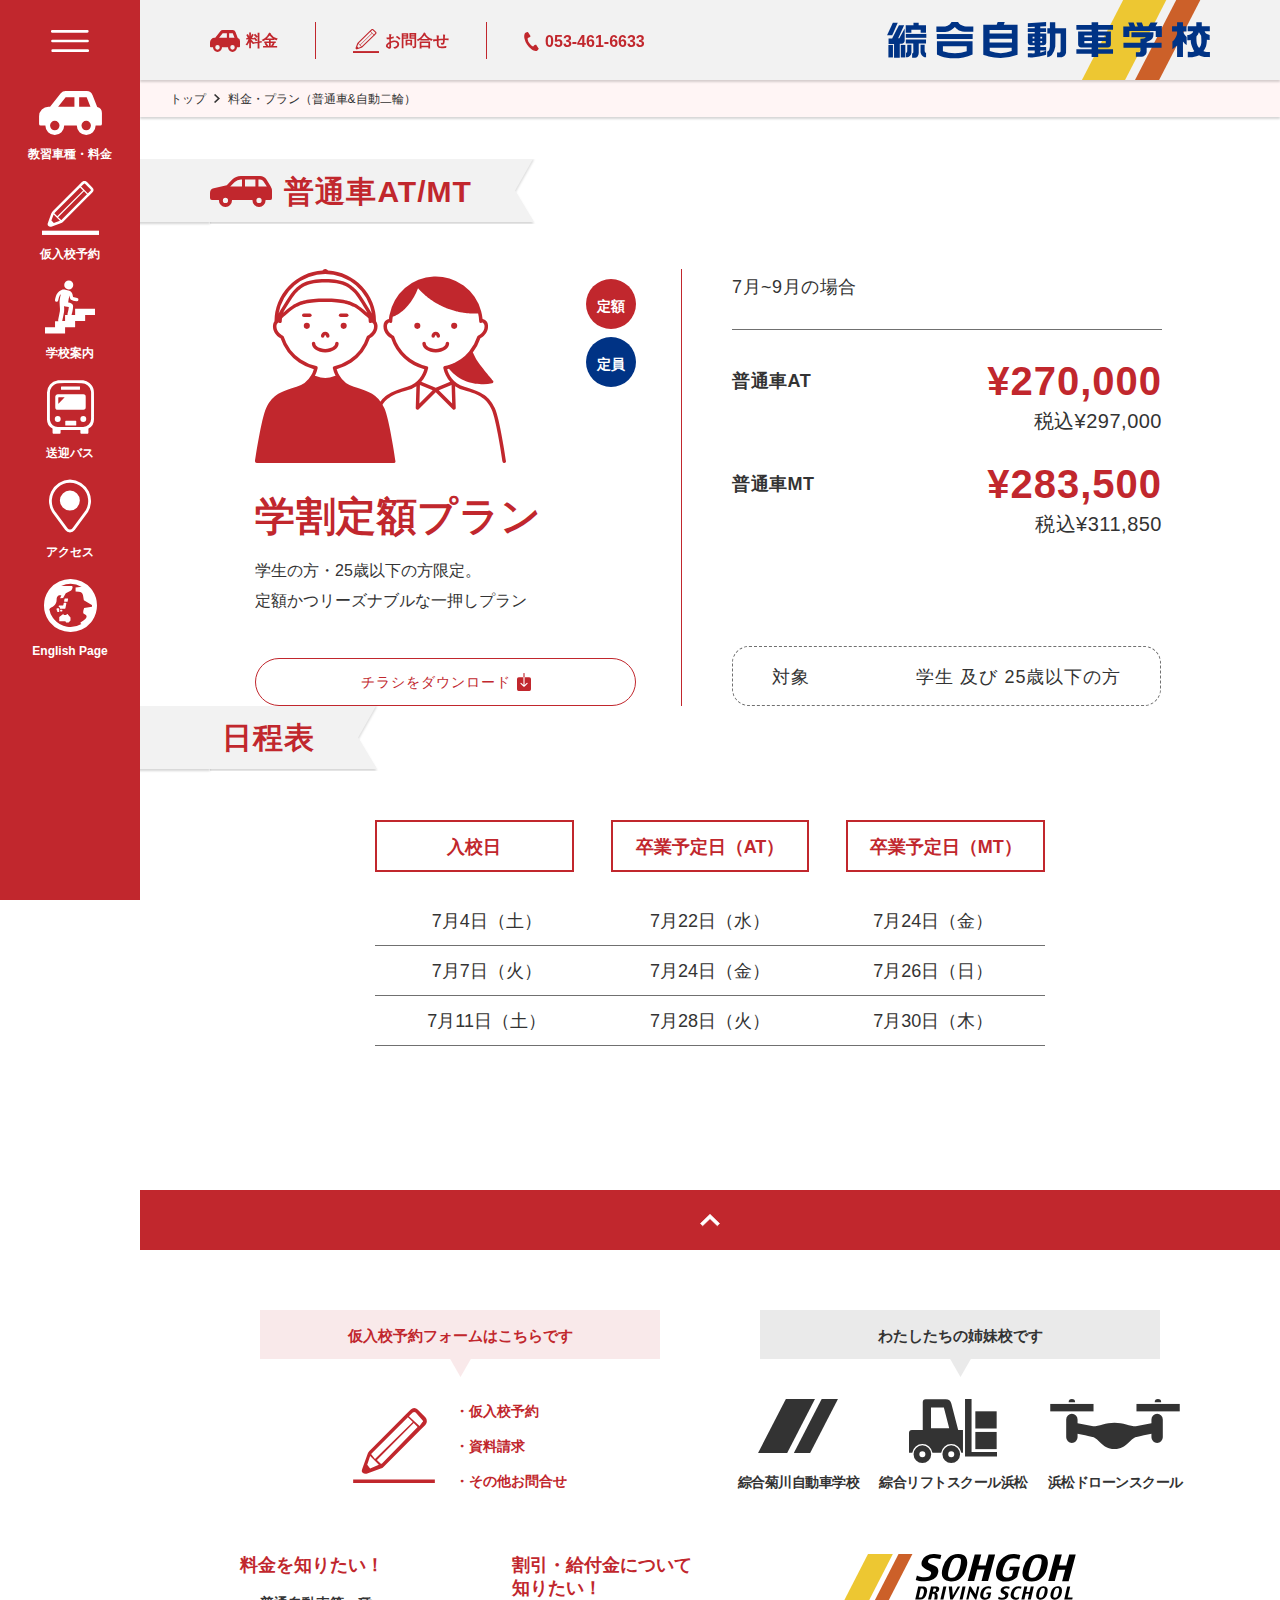
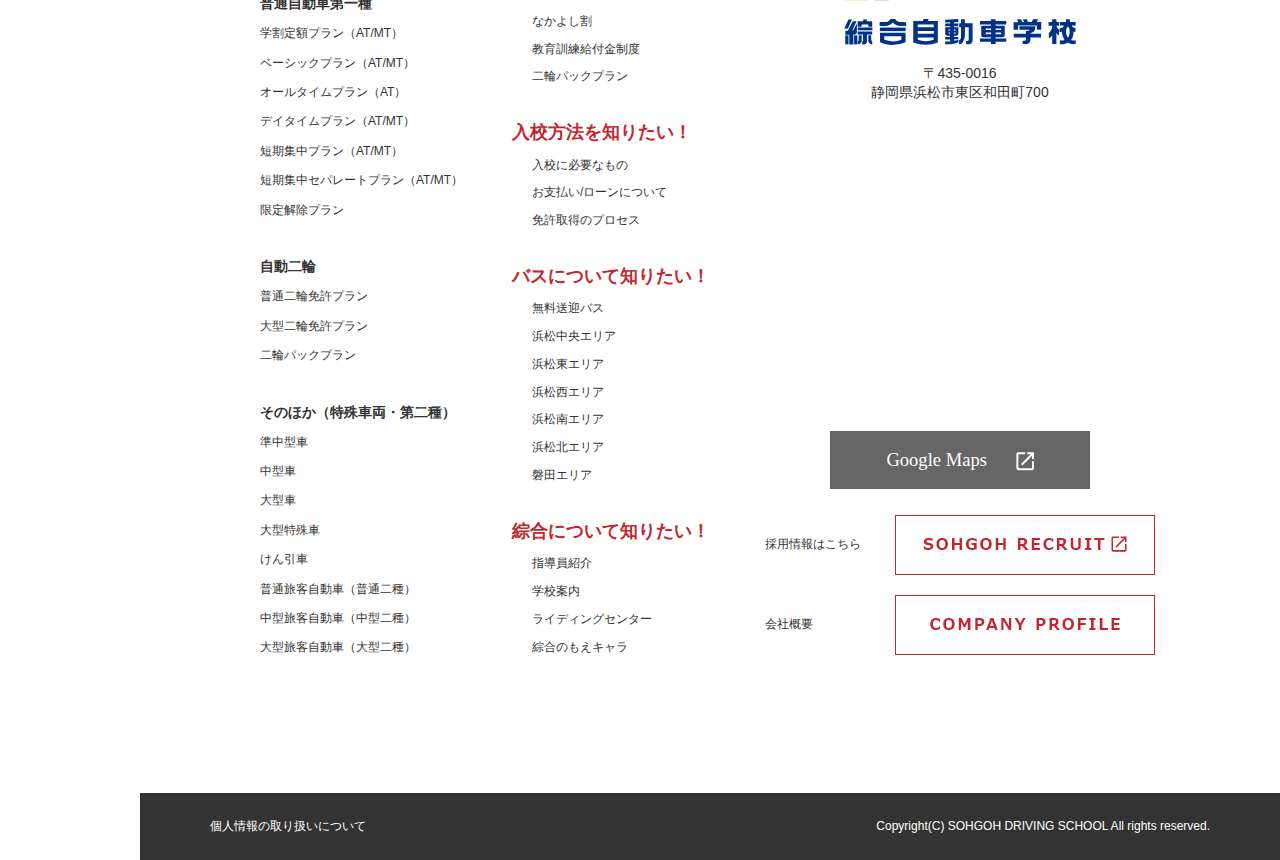
<file: short-term-plan.html>
<!doctype html>
<html lang="ja">
  <head>
    <meta charset="utf-8">
    <meta http-equiv="X-UA-Compatible" content="IE=edge">
    <meta name="viewport" content="width=device-width, initial-scale=1.0">
    <meta name="format-detection" content="telephone=no">
    <title>トップページ</title>
    <link rel="shortcut icon" href="common/img/favicon.png" type="image/x-icon">
    <link rel="stylesheet" type="text/css" href="common/css/reset.css">
    <link rel="stylesheet" type="text/css" href="common/css/owl.carousel.css">
    <link rel="stylesheet" type="text/css" href="common/css/owl.theme.default.min.css">
    <link rel="stylesheet" type="text/css" href="common/css/style.css">
    <link rel="stylesheet" type="text/css" href="common/css/style_l.css">
    <link rel="stylesheet" type="text/css" href="./common/css/truongdeptrai.css">
    <link rel="stylesheet" type="text/css" href="common/css/reponsive.css">
  </head>
  <body>
     <nav class="gr-tg-menuclick">
          <div class="some-content-related-div">
            <div class="inner-content-div">
              <h2>MENU</h2>

              <div class="gr-tg-me01">
                <div class="gr-tg-item-me01">
                  <a href="" class="gr-tg-a01">
                    <span><img class="w-icon-me-01" src="common/img/icon-me-01.svg" alt="免許取得の教習案内"></span>
                    <span>免許取得の教習案内</span>
                  </a>
                </div>
                <div class="gr-tg-item-me01">
                  <ul>
                    <li><a href=""><span><img class="w-icon-me-02" src="common/img/icon-me-02.svg" alt="各種お問合せ"></span><span>各種お問合せ</span></a></li>
                    <li><a href=""><span><img class="w-icon-me-03" src="common/img/icon-me-03.svg" alt="入校について"></span><span>入校について</span></a></li>
                    <li><a href=""><span><img class="w-icon-me-04" src="common/img/icon-me-04.svg" alt="指導員紹介"></span><span>指導員紹介</span></a></li>
                    <li><a href=""><span><img class="w-icon-me-05" src="common/img/icon-me-05.svg" alt="在校生はこちら"></span><span>在校生はこちら</span></a></li>
                  </ul>
                </div>

                <div class="gr-tg-item-me01">
                  <ul>
                    <li><a href=""><span><img class="w-icon-me-06" src="common/img/icon-me-06.svg" alt="アクセスマップ"></span><span>アクセスマップ</span></a></li>
                    <li><a href=""><span><img class="w-icon-me-07" src="common/img/icon-me-07.svg" alt="学校案内"></span><span>学校案内</span></a></li>
                    <li><a href=""><span><img class="w-icon-me-08" src="common/img/icon-me-08.svg" alt="無料送迎バス"></span><span>無料送迎バス</span></a></li>
                    <li><a href=""><span><img class="w-icon-me-09" src="common/img/icon-me-09.svg" alt="よくある質問"></span><span>よくある質問</span></a></li>
                  </ul>
                </div>
                <div class="gr-tg-item-me01">
                  <ul>
                    <li><a href=""><span><img class="w-icon-me-10" src="common/img/icon-me-10.svg" alt="割引・給付金"></span><span>割引・給付金</span></a></li>
                    <li><a href=""><span><img class="w-icon-me-11" src="common/img/icon-me-11.svg" alt="運行管理者講習"></span><span>運行管理者講習</span></a></li>
                    <li><a href=""><span><img class="w-icon-me-12" src="common/img/icon-me-12.svg" alt="運転適性診断"></span><span>運転適性診断</span></a></li>
                    <li><a href=""><span><img class="w-icon-me-13" src="common/img/icon-me-13.svg" alt="リフトスクール"></span><span>リフトスクール</span></a></li>
                  </ul>
                </div>
              </div>

              <div class="gr-tg-me02">
                <a href="">普通車免許のプラン一覧</a>
                <a href="">二輪車免許のプラン一覧</a>
                <a href="">そのほかの免許プラン一覧</a>
              </div>

              <div class="gr-tg-me03 gr-tg-flex">
                <div class="gr-tg-item-me03">
                  <a href=""><span>綜合の</span>もえキャラ</a>
                  <a href="">採用サイト</a>
                  <a href="">会社概要</a>
                  <a href="">サイトマップ</a>
                </div>
                <div class="gr-tg-item-me03">
                  <a href="">公式Twitter</a>
                  <a href="">LINE@</a>
                  <a href="">YouTubeチャンネル</a>
                </div>
              </div>
            </div>
          </div>
     </nav>
    <div class="wrap_body gr-tg-flex">

      <div class="item_body ">
        <div class="gr-tg-left-fix bg_color_C1272D">
          <div class="gr-tg-humbarger gr-tg-flex">
            <a href="javascript:void(0);">
              <img src="common/img/icon-39.svg" alt="humbarger">
              <img class="active" src="common/img/icon-40.svg" alt="humbarger">
            </a>
          </div>
          <ul>
            <li><a href=""><img class="w-icon-me05" src="common/img/icon-me05.svg" alt="教習車種・料金"><span>教習車種・料金</span></a></li>
            <li><a href=""><img class="w-icon-me01" src="common/img/icon-me01.svg" alt="仮入校予約"><span>仮入校予約</span></a></li>
            <li><a href=""><img class="w-icon-me04" src="common/img/icon-me04.svg" alt="学校案内"><span>学校案内</span></a></li>
            <li><a href=""><img class="w-icon-me03" src="common/img/icon-me03.svg" alt="送迎バス"><span>送迎バス</span></a></li>
            <li><a href=""><img class="w-icon-me02" src="common/img/icon-me02.svg" alt="アクセス"><span>アクセス</span></a></li>
            <li><a href=""><img class="w-icon-me06" src="common/img/icon-me06.svg" alt="English Page"><span>English Page</span></a></li>
          </ul>
        </div>
        
      </div>
      <div class="item_body">
        <span class="gr-tg-bg-op-active"></span>
        <header>
          <div class="gr-tg-top-head bg_color_F2F2F2">
            <div class="gird-1000">
              <div class="gr-tg-top-01 gr-tg-flex">
                <div class="item-gr-tg-top-01">
                  <ul class="gr-tg-top-ul01 gr-tg-flex">
                    <li>
                      <a href="">
                        <span class="gr-tg-icon"><img class="gr-tg-icon-wh01" src="common/img/icon-01.svg" alt="料金"></span>
                        <span class="gr-tg-txt-jp">料金</span>
                      </a>
                    </li>
                    <li>
                      <a href="">
                        <span class="gr-tg-icon"><img class="gr-tg-icon-wh02" src="common/img/icon-02.svg" alt="お問合せ"></span>
                        <span class="gr-tg-txt-jp">お問合せ</span>
                      </a>
                    </li>
                    <li>
                      <a href="tel:0534616633">
                        <span class="gr-tg-icon"><img class="gr-tg-icon-wh03" src="common/img/icon-03.svg" alt="phone"></span>
                        <span class="gr-tg-txt-jp">053-461-6633</span>
                      </a>
                    </li>
                  </ul>
                </div>
                <div class="item-gr-tg-top-01">
                  <h1 class="gr-tg-logo">
                    <a href="./" class="hv-o"><img class="gr-tg-logo-wh" src="common/img/logo.svg" alt="綜含自動車学絞"></a>
                  </h1>
                </div>
              </div> <!-- end /.gr-tg-top-01 -->
            </div> <!-- end /.gird-1000 -->
          </div> <!-- end /.gr-tg-top-head -->
        </header>
        <main>
            <section>
                <div class="div_breadcrumb">
                    <ul>
                        <li><a href="./">トップ</a></li>
                        <li>料金・プラン（普通車&自動二輪）</li>
                    </ul>
                </div><!-- End .div_breadcrumb -->
            </section>

            <section>
                
                <div class="ttCommon">
                    <div class="gird-1000">
                        <h2 class="ttStyle01"><span class="ttFull"><span class="ttIcon"><img src="./common/img/iconCar.svg" alt="普通車AT/MT"></span><span class="ttTxt">普通車AT/MT</span></span></h2>
                    </div>
                </div>
                <div class="pageIntro ow">
                    <div class="gird-1000">
                        <div class="pRows">
                        <div class="pLeft">
                            <img class="imgPc" src="./common/img/pl-img00.svg" alt="学割定額プラン" style="width: 251px;">
                            <img class="imgSp" src="./common/img/pl-img00.svg" alt="学割定額プラン" style="width: 362px;">
                            <h3>学割定額プラン</h3>
                            <div class="pLIntro ow">学生の方・25歳以下の方限定。<br>定額かつリーズナブルな一押しプラン</div>
                            <a href="#" class="gr-tg-btn-short"><span>チラシをダウンロード</span></a>
                            <span class="pLIcon">定額</span>
                            <span class="pLIcon item2">定員</span>
                        </div>
                        <div class="pRight">

                            <h3 class="gr-tg-title-short-term-plan">7月~9月の場合</h3>

                            <table class="tbPrice">
                                <tr>
                                    <td>普通車AT</td>
                                    <td>
                                    <span class="tbP">¥270,000</span>
                                    税込¥297,000
                                    </td>
                                </tr>
                                <tr>
                                    <td>普通車MT</td>
                                    <td>
                                    <span class="tbP">¥283,500</span>
                                    税込¥311,850
                                    </td>
                                </tr>
                            </table>
                            <div class="tbBorder ow">
                                <ul>
                                    <li>対象</li>
                                    <li>学生 及び 25歳以下の方</li>
                                </ul>
                            </div>
                        </div>
                        </div>
                    </div>
                </div>
            </section>

            <section class="gr-tg-table">

                <div class="ttCommon">
                    <div class="gird-1000">
                        <h2 class="ttStyle01">
                            <span class="ttFull"><span class="ttTxt">日程表</span></span>
                        </h2>
                    </div>
                </div>

                <div class="gird-1140">
                    <div class="gr-tg-wrap-table">
                        <div class="gr-tg-wrap-tr">
                            <div class="gr-tg-wrap-th">入校日</div>
                            <div class="gr-tg-wrap-th">卒業予定日（AT）</div>
                            <div class="gr-tg-wrap-th">卒業予定日（MT）</div>
                        </div>
                        <div class="gr-tg-wrap-tr">
                            <div class="gr-tg-wrap-td">7月4日（土）</div>
                            <div class="gr-tg-wrap-td">7月22日（水）</div>
                            <div class="gr-tg-wrap-td">7月24日（金）</div>
                        </div>
                        <div class="gr-tg-wrap-tr">
                            <div class="gr-tg-wrap-td">7月7日（火）</div>
                            <div class="gr-tg-wrap-td">7月24日（金）</div>
                            <div class="gr-tg-wrap-td">7月26日（日）</div>
                        </div>
                        <div class="gr-tg-wrap-tr">
                            <div class="gr-tg-wrap-td">7月11日（土）</div>
                            <div class="gr-tg-wrap-td">7月28日（火）</div>
                            <div class="gr-tg-wrap-td">7月30日（木）</div>
                        </div>
                    </div>
                </div>  

            </section> <!-- end /.gr-tg-table -->
        </main>

        <footer>
          <div class="gr-tg-gen-fo">

            <div class="gr-tg-scroll gr-tg-flex">
              <img class="gr-tg-icon-wh04" src="common/img/icon-04.svg" alt="scroll top">
            </div> <!-- end /.gr-tg-scroll -->

            <div class="gr-tg-content-fo">
              <div class="gird-1000">

                <div class="gr-tg-co-fo01">
                  <div class="gr-tg-flex">
                    <div class="item-gr-tg-co-fo01">
                      <h2>仮入校予約フォームはこちらです</h2>

                      <div class="gr-tg-flex">
                        <div class="boxs">
                          <img class="gr-tg-icon-wh07" src="common/img/icon-07.svg" alt="book">
                        </div>
                        <div class="boxs">
                          <ul class="gr-tg-mefo01">
                            <li><a href="">・仮入校予約</a></li>
                            <li><a href="">・資料請求</a></li>
                            <li><a href="">・その他お問合せ</a></li>
                          </ul>
                        </div>
                      </div>

                    </div>
                    <div class="item-gr-tg-co-fo01">
                      <h2>わたしたちの姉妹校です</h2>
                      <div class="gr-tg-flex">
                        <div class="boxs">
                          <span class="gr-tg-mh"><img class="gr-tg-icon-wh08" src="common/img/icon-08.svg" alt="綜合菊川自動車学校"></span>
                          <span class="gr-tg-desc-fo">綜合菊川自動車学校</span>
                        </div>
                        <div class="boxs">
                          <span class="gr-tg-mh"><img class="gr-tg-icon-wh10" src="common/img/icon-10.svg" alt="綜合リフトスクール浜松"></span>
                          <span class="gr-tg-desc-fo">綜合リフトスクール浜松</span>
                        </div>
                        <div class="boxs">
                          <span class="gr-tg-mh"><img class="gr-tg-icon-wh09" src="common/img/icon-09.svg" alt="浜松ドローンスクール"></span>
                          <span class="gr-tg-desc-fo">浜松ドローンスクール</span>
                        </div>
                      </div>
                    </div>
                  </div>
                </div> <!-- end /.gr-tg-co-fo01 -->

                <div class="gr-tg-co-fo02">
                  <div class="gird-1000">
                     <div class="gr-tg-flex">
                       <div class="boxs gr-tg-pl30">
                        <div class="gr-tg-flex">
                          <div class="item-menu">

                            <div class="gr-tg-mefo01">
                              <h3>料金を知りたい！</h3>
                              <div class="gr-tg-sub-mefo01">
                                <h4>普通自動車第一種</h4>
                                <ul>
                                  <li><a href="">学割定額プラン（AT/MT）</a></li>
                                  <li><a href="">ベーシックプラン（AT/MT）</a></li>
                                  <li><a href="">オールタイムプラン（AT）</a></li>
                                  <li><a href="">デイタイムプラン（AT/MT）</a></li>
                                  <li><a href="">短期集中プラン（AT/MT）</a></li>
                                  <li><a href="">短期集中セパレートプラン（AT/MT）</a></li>
                                  <li><a href="">限定解除プラン</a></li>
                                </ul>
                              </div> <!-- end /.gr-tg-sub-mefo01 -->

                              <div class="gr-tg-sub-mefo01">
                                <h4>自動二輪</h4>
                                <ul>
                                  <li><a href="">普通二輪免許プラン</a></li>
                                  <li><a href="">大型二輪免許プラン</a></li>
                                  <li><a href="">二輪パックプラン</a></li>
                                </ul>
                              </div> <!-- end /.gr-tg-sub-mefo01 -->

                              <div class="gr-tg-sub-mefo01">
                                <h4>そのほか（特殊車両・第二種）</h4>
                                <ul>
                                  <li><a href="">準中型車</a></li>
                                  <li><a href="">中型車</a></li>
                                  <li><a href="">大型車</a></li>
                                  <li><a href="">大型特殊車</a></li>
                                  <li><a href="">けん引車</a></li>
                                  <li><a href="">普通旅客自動車（普通二種）</a></li>
                                  <li><a href="">中型旅客自動車（中型二種）</a></li>
                                  <li><a href="">大型旅客自動車（大型二種）</a></li>
                                </ul>
                              </div> <!-- end /.gr-tg-sub-mefo01 -->
                            </div> <!-- end /.gr-tg-mefo01 -->
                          </div>
                          <div class="item-menu">
                            <div class="gr-tg-mefo01">
                              <h3>割引・給付金について<br>知りたい！</h3>
                              <div class="gr-tg-sub-mefo01">
                                <ul>
                                  <li><a href="">なかよし割</a></li>
                                  <li><a href="">教育訓練給付金制度</a></li>
                                  <li><a href="">二輪パックプラン</a></li>
                                </ul>
                              </div> <!-- end /.gr-tg-sub-mefo01 -->
                            </div> <!-- end /.gr-tg-mefo01 -->

                            <div class="gr-tg-mefo01">
                              <h3>入校方法を知りたい！</h3>
                              <div class="gr-tg-sub-mefo01">
                                <ul>
                                  <li><a href="">入校に必要なもの</a></li>
                                  <li><a href="">お支払い/ローンについて</a></li>
                                  <li><a href="">免許取得のプロセス</a></li>
                                </ul>
                              </div> <!-- end /.gr-tg-sub-mefo01 -->
                            </div> <!-- end /.gr-tg-mefo01 -->

                            <div class="gr-tg-mefo01">
                              <h3>バスについて知りたい！</h3>
                              <div class="gr-tg-sub-mefo01">
                                <ul>
                                  <li><a href="">無料送迎バス</a></li>
                                  <li><a href="">浜松中央エリア</a></li>
                                  <li><a href="">浜松東エリア</a></li>
                                  <li><a href="">浜松西エリア</a></li>
                                  <li><a href="">浜松南エリア</a></li>
                                  <li><a href="">浜松北エリア</a></li>
                                  <li><a href="">磐田エリア</a></li>
                                </ul>
                              </div> <!-- end /.gr-tg-sub-mefo01 -->
                            </div> <!-- end /.gr-tg-mefo01 -->

                            <div class="gr-tg-mefo01">
                              <h3>綜合について知りたい！</h3>
                              <div class="gr-tg-sub-mefo01">
                                <ul>
                                  <li><a href="">指導員紹介</a></li>
                                  <li><a href="">学校案内</a></li>
                                  <li><a href="">ライディングセンター</a></li>
                                  <li><a href="">綜合のもえキャラ</a></li>
                                </ul>
                              </div> <!-- end /.gr-tg-sub-mefo01 -->
                            </div> <!-- end /.gr-tg-mefo01 -->

                              <div class="gr-tg-mefo01 hide-pc">
                              <h3><a href="">SOHGOH RECRUIT</a></h3>
                              <h3><a href="">COMPANY PROFILE</a></h3>
                           </div> <!-- end /.gr-tg-mefo01 -->

                          </div>
                        </div>
                       </div>

                       <div class="boxs">

                          <div class="gr-tg-logofo">
                           <a href="./">
                            <img class="gr-tg-icon-whlogofo" src="common/img/logo-fo.svg" alt="綜含自動車学絞">
                            <img class="gr-tg-icon-whlogofo sp hide-pc" src="common/img/logo-fo-sp.svg" alt="綜含自動車学絞">
                           </a>
                          </div> <!-- end /.gr-tg-logofo -->

                          <div class="gr-tg-info">
                            <p>〒435-0016<br>静岡県浜松市東区和田町700</p>
                          </div> <!-- end /.gr-tg-info -->

                          <div class="gr-tg-maps">
                            <a class="gr-tg-maps-blank gr-tg-flex" target="_blank" href="https://goo.gl/maps/gcq2aVgmuiMweB3H6"><img class="gr-tg-icon-wh11" src="common/img/icon-11.svg" alt="Google Maps"></a>
                            <iframe src="https://www.google.com/maps/embed?pb=!1m18!1m12!1m3!1d6558.480176835969!2d137.7675615393992!3d34.724342145825226!2m3!1f0!2f0!3f0!3m2!1i1024!2i768!4f13.1!3m3!1m2!1s0x601ae0a5f691d143%3A0x9745f0a6c37d259!2z57ac5ZCI6Ieq5YuV6LuK5a2m5qCh!5e0!3m2!1sja!2s!4v1594988620161!5m2!1sja!2s"></iframe>
                          </div> <!-- end /.gr-tg-maps -->

                          <div class="gr-tg-btn gr-tg-flex">
                            <div class="boxs">
                              <div class="gr-tg-wrap-btn">
                                <span>採用情報はこちら</span><a href="#"><img src="common/img/icon-12.png" alt="SOHGOH RECRUIT"></a>
                              </div>
                            </div>
                            <div class="boxs">
                              <div class="gr-tg-wrap-btn ">
                                <span>会社概要</span><a href="#"><img src="common/img/icon-13.png" alt="COMPANY PROFILE"></a>
                              </div>
                            </div>
                          </div>

                       </div>
                     </div> <!-- end /.gr-tg-flex -->
                  </div>
                </div> <!-- end /.gr-tg-co-fo02 -->

              </div>
            </div> <!-- end /.gr-tg-content-fo -->           

            <div class="gr-tg-gen-cr">
              <div class="gird-1000">
                <div class="gr-tg-flex">
                  <div class="item-gr-tggen-cr"><a href="#">個人情報の取り扱いについて</a></div>
                  <div class="item-gr-tggen-cr"><p>Copyright(C) SOHGOH DRIVING SCHOOL All rights reserved.</p></div>
                </div>
              </div>
            </div><!-- end /.gr-tg-gen-cr -->

          </div> <!-- end /.gr-tg-gen-fo -->
        </footer>
      </div>
    </div>

    <script src="common/js/jquery-2.0.0b1.js"></script>
    <script src="common/js/jquery-ui.js"></script>
    <script src="common/js/owl.carousel.js"></script>
    <script src="common/js/script.js"></script>
    <script src="common/js/check_browser.js"></script>
    <script type="text/javascript" src="common/js/jquery.slimscroll.min.js"></script>
    
    <script>
      var $height_body = $("body").height();
     
      if($height_body < 650 ) {
        $he = $height_body - 50 ;
        $(function(){
          $('.inner-content-div').slimScroll({
              height: $he+'px',
              size :'3.78px',
              disableFadeOut :true,
              alwaysVisible :true,
              color:'#000000',
          });
        });
      }

      if($height_body < 900 ) {
        $he = $height_body - 150 ;
        $(function(){
          $('.inner-content-div').slimScroll({
              height: $he+'px',
              size :'3.78px',
              disableFadeOut :true,
              alwaysVisible :true,
              color:'#000000',
          });
        });
      }
      
    </script> 
    <script>
      $(document).ready(function() {
        var owl = $('#owl11');
        owl.owlCarousel({
          loop:true,
          margin: 55,
          autoplay:true,
          autoplayTimeout:2500,
          responsiveClass:true,
          animateOut: 'fadeOut',
          nav: true,
          navText: ["<img src='common/img/icon-16.png'> ", "<img src='common/img/icon-17.png'>"], 
          responsive:{
              0:{
                  items:1,
                  margin: 10,
                  center:false,
                  nav: false,
              },
              480:{
                  items:1.75,
                  margin: 20,
                  center:true,
              },
              750:{
                  items:1.75,
                  margin: 20,
                  center:true,
              },
              800:{
                  items:2.3,
                  margin: 20,
                  center:true,
              },
              1200:{
                  items:3.758,
                  center:true,
              }
          }
        });

        var owl1 = $('#owl01');
        owl1.owlCarousel({
          loop:true,
          center:true,
          autoplay:false,
          autoplayTimeout:2500,
          responsiveClass:true,
          animateOut: 'fadeOut',
          nav: true,
          navText: ["<img src='common/img/icon-43.png'> ", "<img src='common/img/icon-44.png'>"], 
          responsive:{
              0:{
                  items:1,
              },
              900:{
                  items:1,
              },
              1000:{
                  items:2.85,
              }
          }
        });

        var owl1 = $('#owl06');
        owl1.owlCarousel({
          loop:true,
          center:true,
          autoplay:false,
          autoplayTimeout:2500,
          responsiveClass:true,
          animateOut: 'fadeOut',
          nav: false,
          dots:false,
          mouseDrag: false,
          touchDrag: false,
          pullDrag: false,
          margin: 42,
          responsive:{
               0:{
                  items:1,
                  margin: 10,
                  mouseDrag: true,
                  touchDrag: true,
                  pullDrag: true,
                  autoplay:true,  
                  autoplayTimeout:3000,
                  dots:true,
              },

              480:{
                  items:1.935,
                  margin: 35,
                  mouseDrag: true,
                  touchDrag: true,
                  pullDrag: true,
                  autoplay:true,
                  dots:true,
              },
             
              1000:{
                  items:3,
                  margin: 20,
              },

              1100:{
                  items:3,
              }
          }
        });

        // $('.gr-tg-humbarger').hover(function(){
        //   $(this).addClass('active');
        //   $('.gr-tg-menuclick,.gr-tg-bg-op-active').addClass('active');
        // });

        // $('.gr-tg-bg-op-active').hover(function(){
        //   $(this).removeClass('active');
        //   $('.gr-tg-menuclick,.gr-tg-humbarger').removeClass('active');
        // });

        });

      $( function() {
        $( "#tabs" ).tabs();
      } );
    </script>
  </body>
</html>
</file>
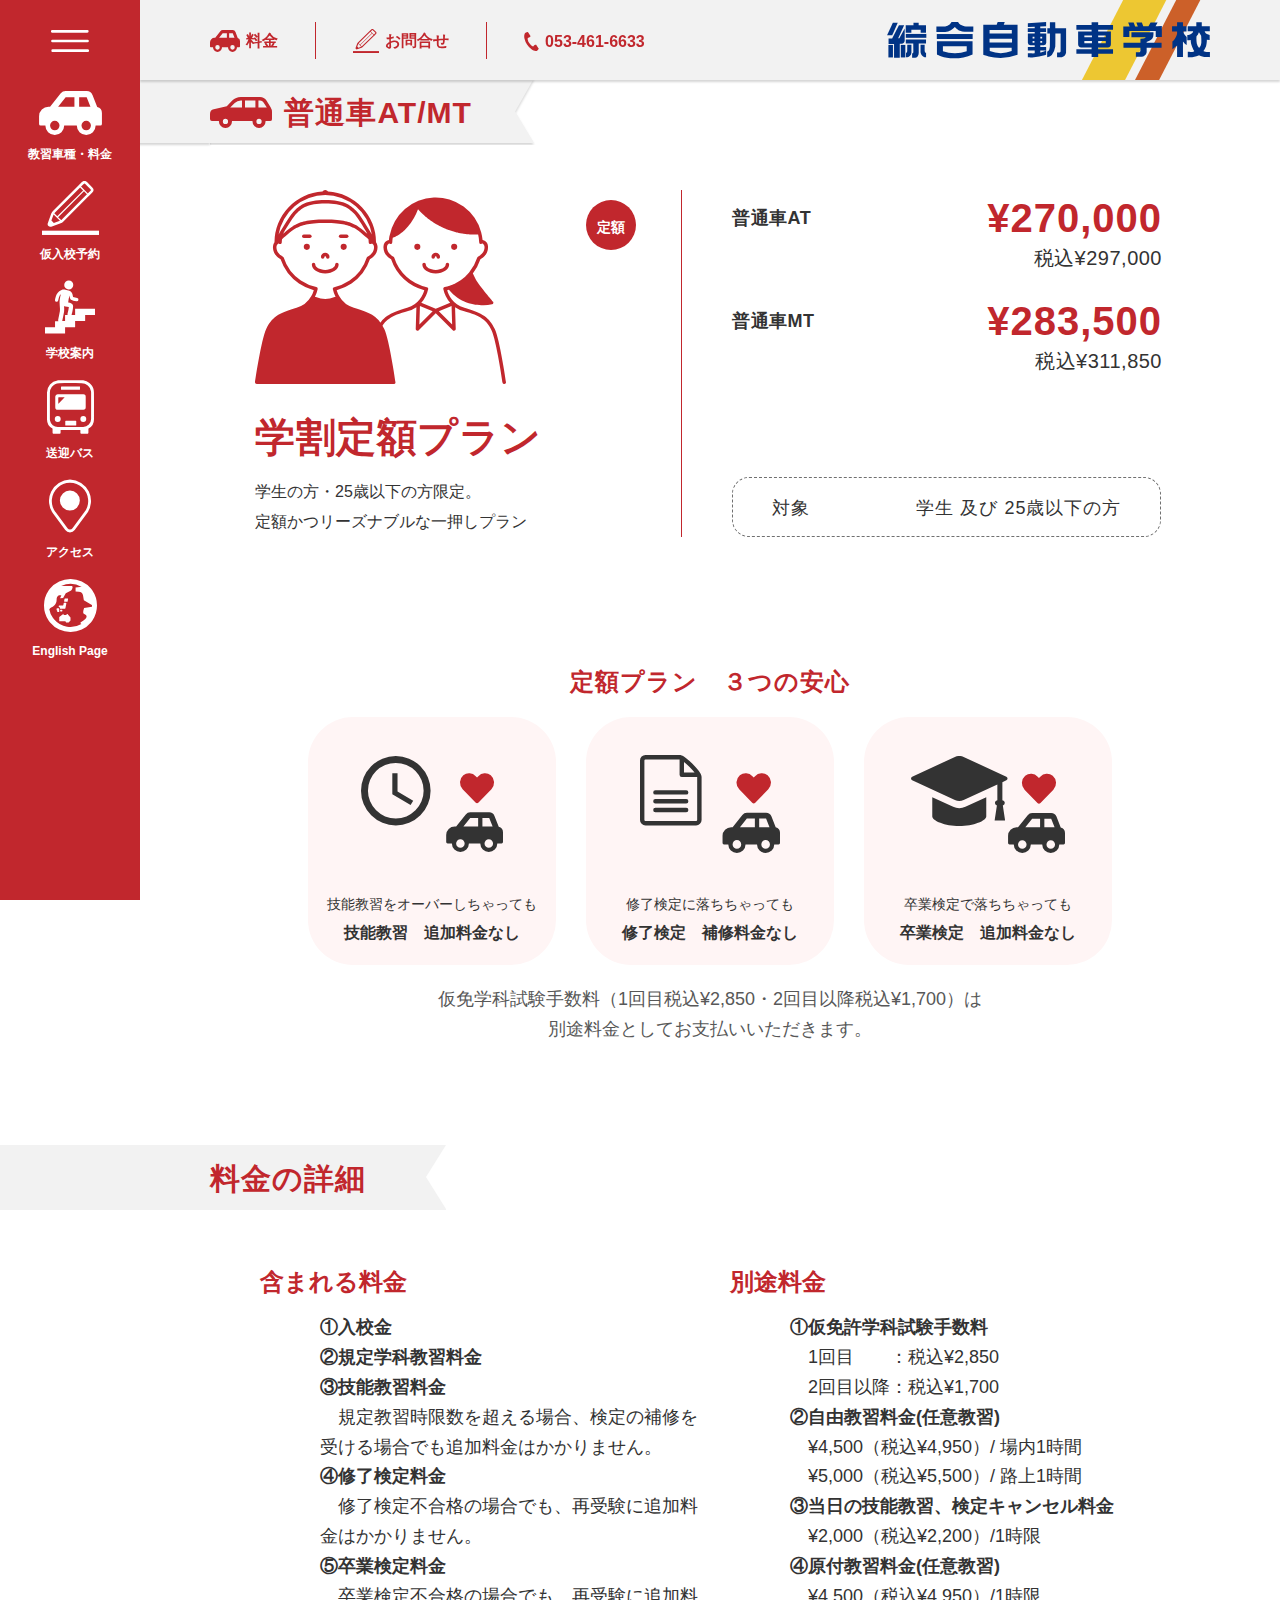
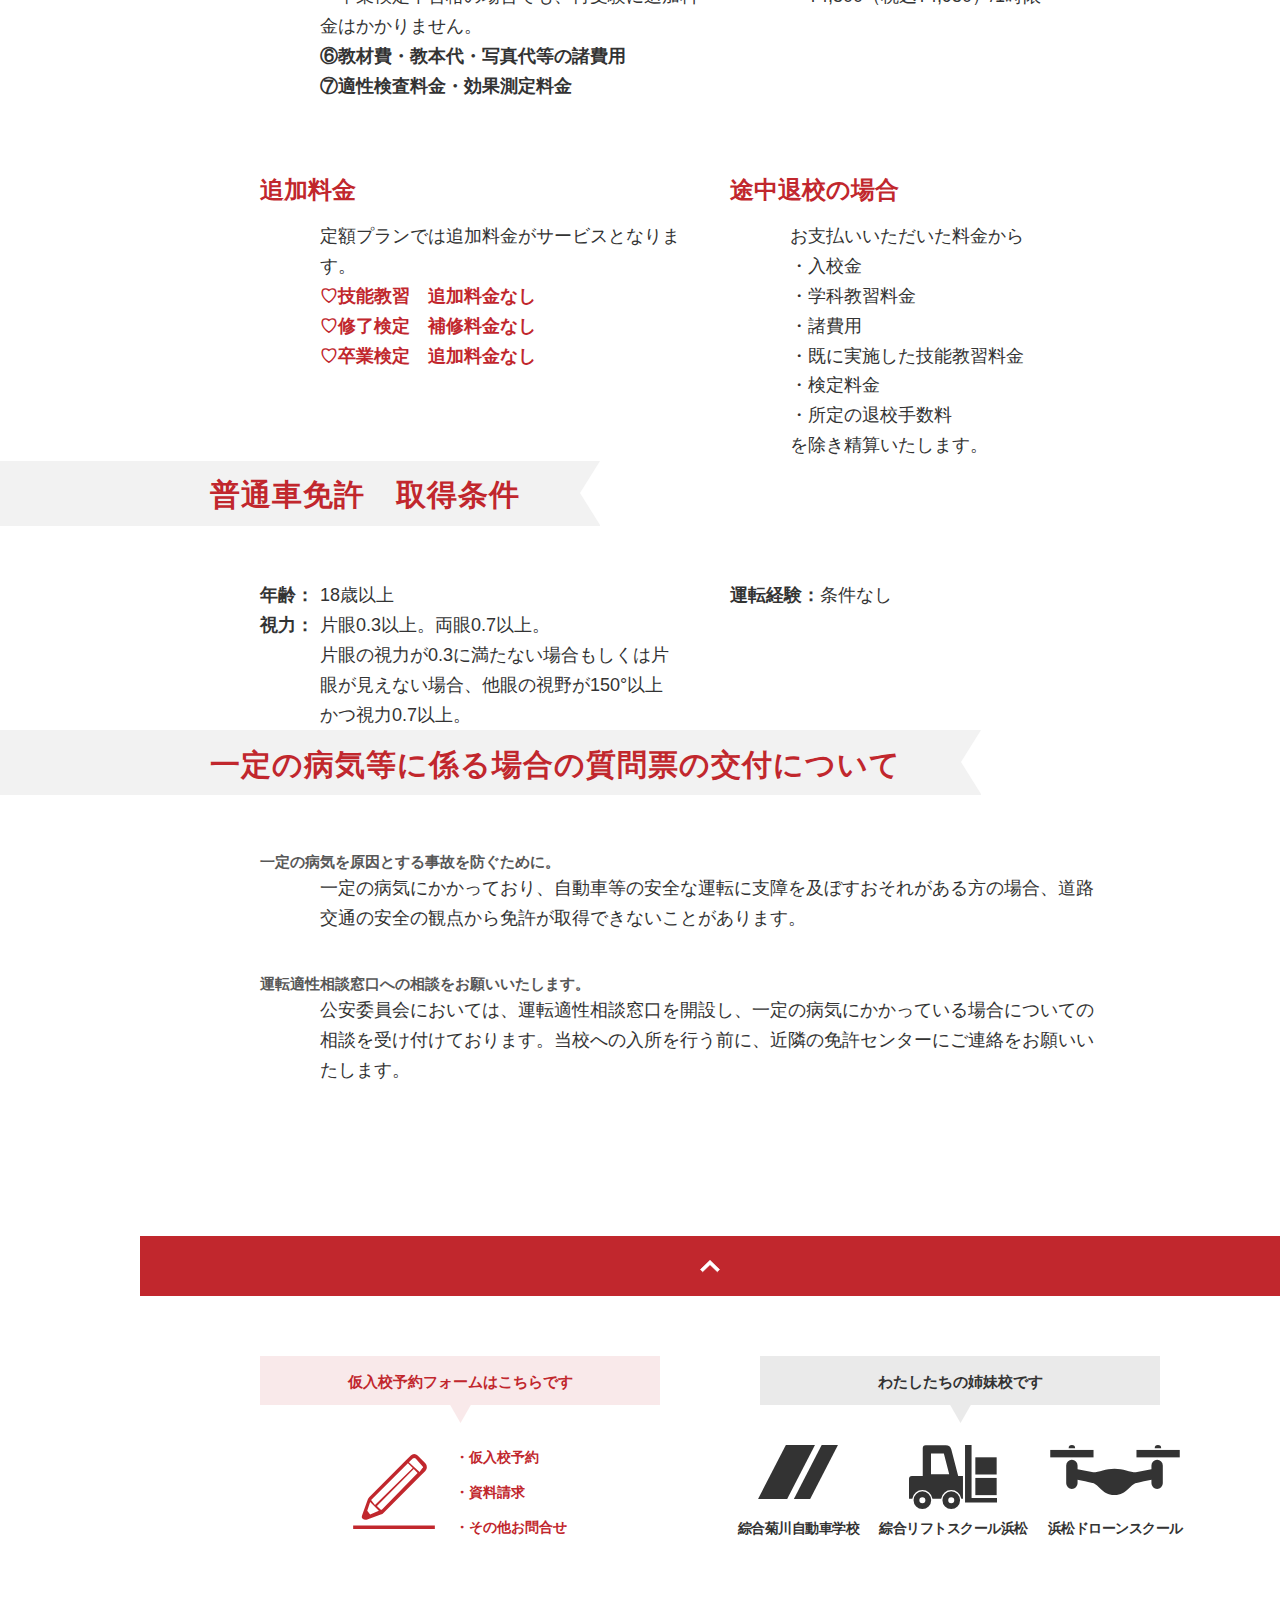
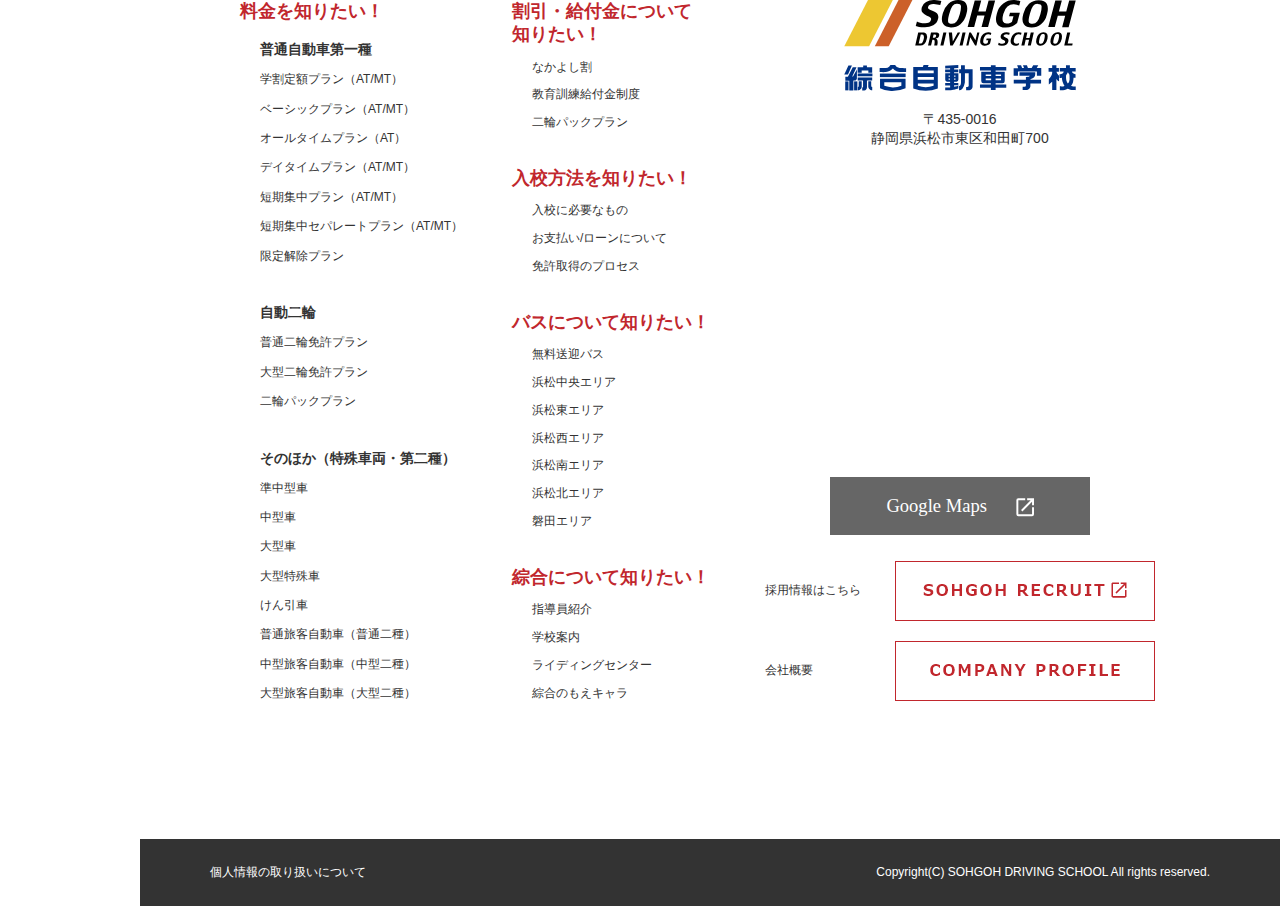
<file: student-discount-plan.html>
<!doctype html>
<html lang="ja">
  <head>
    <meta charset="utf-8">
    <meta http-equiv="X-UA-Compatible" content="IE=edge">
    <meta name="viewport" content="width=device-width, initial-scale=1.0">
    <meta name="format-detection" content="telephone=no">
    <title>トップページ</title>
    <meta name="keywords" content="">
    <meta name="description" content="">
    <link rel="shortcut icon" href="common/img/favicon.png" type="image/x-icon">
    <link rel="stylesheet" type="text/css" href="common/css/reset.css">
    <link rel="stylesheet" type="text/css" href="common/css/owl.carousel.css">
    <link rel="stylesheet" type="text/css" href="common/css/owl.theme.default.min.css">
    <link rel="stylesheet" type="text/css" href="common/css/style.css">
    <link rel="stylesheet" type="text/css" href="./common/css/truongdeptrai.css">
    <link rel="stylesheet" type="text/css" href="common/css/reponsive.css">
  </head>
  <body>
     <nav class="gr-tg-menuclick">
          <div class="some-content-related-div">
            <div class="inner-content-div">
              <h2>MENU</h2>

              <div class="gr-tg-me01">
                <div class="gr-tg-item-me01">
                  <a href="" class="gr-tg-a01">
                    <span><img class="w-icon-me-01" src="common/img/icon-me-01.svg" alt="免許取得の教習案内"></span>
                    <span>免許取得の教習案内</span>
                  </a>
                </div>
                <div class="gr-tg-item-me01">
                  <ul>
                    <li><a href=""><span><img class="w-icon-me-02" src="common/img/icon-me-02.svg" alt="各種お問合せ"></span><span>各種お問合せ</span></a></li>
                    <li><a href=""><span><img class="w-icon-me-03" src="common/img/icon-me-03.svg" alt="入校について"></span><span>入校について</span></a></li>
                    <li><a href=""><span><img class="w-icon-me-04" src="common/img/icon-me-04.svg" alt="指導員紹介"></span><span>指導員紹介</span></a></li>
                    <li><a href=""><span><img class="w-icon-me-05" src="common/img/icon-me-05.svg" alt="在校生はこちら"></span><span>在校生はこちら</span></a></li>
                  </ul>
                </div>

                <div class="gr-tg-item-me01">
                  <ul>
                    <li><a href=""><span><img class="w-icon-me-06" src="common/img/icon-me-06.svg" alt="アクセスマップ"></span><span>アクセスマップ</span></a></li>
                    <li><a href=""><span><img class="w-icon-me-07" src="common/img/icon-me-07.svg" alt="学校案内"></span><span>学校案内</span></a></li>
                    <li><a href=""><span><img class="w-icon-me-08" src="common/img/icon-me-08.svg" alt="無料送迎バス"></span><span>無料送迎バス</span></a></li>
                    <li><a href=""><span><img class="w-icon-me-09" src="common/img/icon-me-09.svg" alt="よくある質問"></span><span>よくある質問</span></a></li>
                  </ul>
                </div>
                <div class="gr-tg-item-me01">
                  <ul>
                    <li><a href=""><span><img class="w-icon-me-10" src="common/img/icon-me-10.svg" alt="割引・給付金"></span><span>割引・給付金</span></a></li>
                    <li><a href=""><span><img class="w-icon-me-11" src="common/img/icon-me-11.svg" alt="運行管理者講習"></span><span>運行管理者講習</span></a></li>
                    <li><a href=""><span><img class="w-icon-me-12" src="common/img/icon-me-12.svg" alt="運転適性診断"></span><span>運転適性診断</span></a></li>
                    <li><a href=""><span><img class="w-icon-me-13" src="common/img/icon-me-13.svg" alt="リフトスクール"></span><span>リフトスクール</span></a></li>
                  </ul>
                </div>
              </div>

              <div class="gr-tg-me02">
                <a href="">普通車免許のプラン一覧</a>
                <a href="">二輪車免許のプラン一覧</a>
                <a href="">そのほかの免許プラン一覧</a>
              </div>

              <div class="gr-tg-me03 gr-tg-flex">
                <div class="gr-tg-item-me03">
                  <a href=""><span>綜合の</span>もえキャラ</a>
                  <a href="">採用サイト</a>
                  <a href="">会社概要</a>
                  <a href="">サイトマップ</a>
                </div>
                <div class="gr-tg-item-me03">
                  <a href="">公式Twitter</a>
                  <a href="">LINE@</a>
                  <a href="">YouTubeチャンネル</a>
                </div>
              </div>
            </div>
          </div>
     </nav>
    <div class="wrap_body gr-tg-flex">

      <div class="item_body ">
        <div class="gr-tg-left-fix bg_color_C1272D">
          <div class="gr-tg-humbarger gr-tg-flex">
            <a href="javascript:void(0);">
              <img src="common/img/icon-39.svg" alt="humbarger">
              <img class="active" src="common/img/icon-40.svg" alt="humbarger">
            </a>
          </div>
          <ul>
            <li><a href=""><img class="w-icon-me05" src="common/img/icon-me05.svg" alt="教習車種・料金"><span>教習車種・料金</span></a></li>
            <li><a href=""><img class="w-icon-me01" src="common/img/icon-me01.svg" alt="仮入校予約"><span>仮入校予約</span></a></li>
            <li><a href=""><img class="w-icon-me04" src="common/img/icon-me04.svg" alt="学校案内"><span>学校案内</span></a></li>
            <li><a href=""><img class="w-icon-me03" src="common/img/icon-me03.svg" alt="送迎バス"><span>送迎バス</span></a></li>
            <li><a href=""><img class="w-icon-me02" src="common/img/icon-me02.svg" alt="アクセス"><span>アクセス</span></a></li>
            <li><a href=""><img class="w-icon-me06" src="common/img/icon-me06.svg" alt="English Page"><span>English Page</span></a></li>
          </ul>
        </div>
        
      </div>
      <div class="item_body">
        <span class="gr-tg-bg-op-active"></span>
       

        <header>
          <div class="gr-tg-top-head bg_color_F2F2F2">
            <div class="gird-1000">
              <div class="gr-tg-top-01 gr-tg-flex">
                <div class="item-gr-tg-top-01">
                  <ul class="gr-tg-top-ul01 gr-tg-flex">
                    <li>
                      <a href="">
                        <span class="gr-tg-icon"><img class="gr-tg-icon-wh01" src="common/img/icon-01.svg" alt="料金"></span>
                        <span class="gr-tg-txt-jp">料金</span>
                      </a>
                    </li>
                    <li>
                      <a href="">
                        <span class="gr-tg-icon"><img class="gr-tg-icon-wh02" src="common/img/icon-02.svg" alt="お問合せ"></span>
                        <span class="gr-tg-txt-jp">お問合せ</span>
                      </a>
                    </li>
                    <li>
                      <a href="tel:0534616633">
                        <span class="gr-tg-icon"><img class="gr-tg-icon-wh03" src="common/img/icon-03.svg" alt="phone"></span>
                        <span class="gr-tg-txt-jp">053-461-6633</span>
                      </a>
                    </li>
                  </ul>
                </div>
                <div class="item-gr-tg-top-01">
                  <h1 class="gr-tg-logo">
                    <a href="./" class="hv-o"><img class="gr-tg-logo-wh" src="common/img/logo.svg" alt="綜含自動車学絞"></a>
                  </h1>
                </div>
              </div> <!-- end /.gr-tg-top-01 -->
            </div> <!-- end /.gird-1000 -->
          </div> <!-- end /.gr-tg-top-head -->
        </header>
        <main>
          <div class="pageContent01 ow">
            <div class="ttCommon">
              <div class="gird-1000">
                <h2 class="ttStyle01"><span class="ttFull"><span class="ttIcon"><img src="./common/img/iconCar.svg" alt="普通車AT/MT"></span><span class="ttTxt">普通車AT/MT</span></span></h2>
              </div>
            </div>
            <div class="pageIntro ow">
              <div class="gird-1000">
                <div class="pRows">
                  <div class="pLeft">
                    <img class="imgPc" src="./common/img/pl-img00.svg" alt="学割定額プラン" style="width: 251px;">
                    <img class="imgSp" src="./common/img/pl-img00.svg" alt="学割定額プラン" style="width: 362px;">
                    <h3>学割定額プラン</h3>
                    <div class="pLIntro ow">
                      学生の方・25歳以下の方限定。<br>
                      定額かつリーズナブルな一押しプラン
                    </div>
                    <span class="pLIcon">定額</span>
                  </div>
                  <div class="pRight">
                    
                    <table class="tbPrice">
                      <tr>
                        <td>普通車AT</td>
                        <td>
                          <span class="tbP">¥270,000</span>
                          税込¥297,000
                        </td>
                      </tr>
                      <tr>
                        <td>普通車MT</td>
                        <td>
                          <span class="tbP">¥283,500</span>
                          税込¥311,850
                        </td>
                      </tr>
                    </table>
                    <div class="tbBorder ow">
                      <ul>
                        <li>対象</li>
                        <li>学生 及び 25歳以下の方</li>
                      </ul>
                    </div>
                  </div>
                </div>
              </div>
            </div>
            <div class="pageList ow">
              <div class="gird-1000">
                <h3>定額プラン　３つの安心</h3>
                <ul>
                  <li>
                    <span class="pListImg">
                      <img src="./common/img/pl-img01.svg" alt="技能教習　追加料金なし" class="imgPc" style="width: 142px;">
                      <img src="./common/img/pl-img01.svg" alt="技能教習　追加料金なし" class="imgSp" style="width: 142px;">
                    </span>
                    <span class="pListTxt">
                      技能教習をオーバーしちゃっても<br>
                      <strong>技能教習　追加料金なし</strong>
                    </span>
                  </li>
                  <li>
                    <span class="pListImg">
                      <img src="./common/img/pl-img02.svg" alt="修了検定　補修料金なし" class="imgPc" style="width: 140px;">
                      <img src="./common/img/pl-img02.svg" alt="修了検定　補修料金なし" class="imgSp" style="width: 140px;">
                    </span>
                    <span class="pListTxt">
                      修了検定に落ちちゃっても<br>
                      <strong>修了検定　補修料金なし</strong>
                    </span>
                  </li>
                  <li>
                    <span class="pListImg">
                      <img src="./common/img/pl-img03.svg" alt="卒業検定　追加料金なし" class="imgPc" style="width: 154px;">
                      <img src="./common/img/pl-img03.svg" alt="卒業検定　追加料金なし" class="imgSp" style="width: 154px;">
                    </span>
                    <span class="pListTxt">
                      卒業検定で落ちちゃっても<br>
                      <strong>卒業検定　追加料金なし</strong>
                    </span>
                  </li>
                </ul>
                <span class="pListIntro">
                  仮免学科試験手数料（1回目税込¥2,850・2回目以降税込¥1,700）は<br>
                  別途料金としてお支払いいただきます。
                </span>
              </div>
            </div>
          </div> <!--end /.pageContent01-->
          <div class="pageContent02 ow">
            <div class="pageItem">
              <div class="ttCommon02">
                <div class="gird-1000">
                  <h2 class="ttStyle02"><span>料金の詳細</span></h2>
                </div>
              </div>
              <div class="grid-900">
                <div class="pIRows">
                  <div class="pIItem01">
                    <h3>含まれる料金</h3>
                    <div class="pI01Txt ow">
                      <strong>①入校金</strong><br>
                      <strong>②規定学科教習料金</strong><br>
                      <strong>③技能教習料金</strong><br>
                      　規定教習時限数を超える場合、検定の補修を受ける場合でも追加料金はかかりません。<br>
                      <strong>④修了検定料金</strong><br>
                      　修了検定不合格の場合でも、再受験に追加料金はかかりません。<br>
                      <strong>⑤卒業検定料金</strong><br>
                      　卒業検定不合格の場合でも、再受験に追加料金はかかりません。<br>
                      <strong>⑥教材費・教本代・写真代等の諸費用</strong><br>
                      <strong>⑦適性検査料金・効果測定料金</strong>
                    </div>
                  </div>
                  <div class="pIItem01">
                    <h3>別途料金</h3>
                    <div class="pI01Txt ow">
                      <strong>①仮免許学科試験手数料</strong><br>
                      　1回目　　：税込¥2,850<br>
                      　2回目以降：税込¥1,700<br>
                      <strong>②自由教習料金(任意教習)</strong><br>
                      　¥4,500（税込¥4,950）/ 場内1時間<br>
                      　¥5,000（税込¥5,500）/ 路上1時間<br>
                      <strong>③当日の技能教習、検定キャンセル料金</strong><br>
                      　¥2,000（税込¥2,200）/1時限<br>
                      <strong>④原付教習料金(任意教習)</strong><br>
                      　¥4,500（税込¥4,950）/1時限
                    </div>
                  </div>
                  <div class="pIItem01">
                    <h3>追加料金</h3>
                    <div class="pI01Txt ow">
                      定額プランでは追加料金がサービスとなります。<br>
                      <span class="txtRed"><strong>♡技能教習　追加料金なし<br>
                      ♡修了検定　補修料金なし<br>
                      ♡卒業検定　追加料金なし</strong></span>
                    </div>
                  </div>
                  <div class="pIItem01">
                    <h3>途中退校の場合</h3>
                    <div class="pI01Txt ow">
                      お支払いいただいた料金から<br>
                      ・入校金<br>
                      ・学科教習料金<br>
                      ・諸費用<br>
                      ・既に実施した技能教習料金<br>
                      ・検定料金<br>
                      ・所定の退校手数料<br>
                      を除き精算いたします。
                    </div>
                  </div>
                </div>
              </div>
            </div>

            <div class="pageItem">
              <div class="ttCommon02">
                <div class="gird-1000">
                  <h2 class="ttStyle02"><span>普通車免許　取得条件</span></h2>
                </div>
              </div>
              <div class="grid-900">
                <div class="pIRows">
                  <div class="pIItem01">
                    <table class="pItem01">
                      <tr>
                        <td>年齢：</td>
                        <td>18歳以上</td>
                      </tr>
                      <tr>
                        <td>視力：</td>
                        <td>
                          片眼0.3以上。両眼0.7以上。<br>
                          片眼の視力が0.3に満たない場合もしくは片眼が見えない場合、他眼の視野が150°以上かつ視力0.7以上。
                        </td>
                      </tr>
                    </table>
                  </div>
                  <div class="pIItem01">
                    <table class="pItem01 tbCt">
                      <tr>
                        <td>運転経験：</td>
                        <td>条件なし</td>
                      </tr>
                    </table>
                  </div>

                </div>
              </div>
            </div>
            <div class="pageItem">
              <div class="ttCommon02">
                <div class="gird-1000">
                  <h2 class="ttStyle02"><span>一定の病気等に係る場合の質問票の交付について</span></h2>
                </div>
              </div>
              <div class="grid-900">
                <div class="pIFull ow">
                  <h3>一定の病気を原因とする事故を防ぐために。</h3>
                  <div class="pITxt ow">
                    一定の病気にかかっており、自動車等の安全な運転に支障を及ぼすおそれがある方の場合、道路交通の安全の観点から免許が取得できないことがあります。
                  </div>
                  <h3>運転適性相談窓口への相談をお願いいたします。</h3>
                  <div class="pITxt ow">
                    公安委員会においては、運転適性相談窓口を開設し、一定の病気にかかっている場合についての相談を受け付けております。当校への入所を行う前に、近隣の免許センターにご連絡をお願いいたします。
                  </div>
                </div>
              </div>
            </div>
          </div>
        </main>

        <footer>
          <div class="gr-tg-gen-fo">

            <div class="gr-tg-scroll gr-tg-flex">
              <img class="gr-tg-icon-wh04" src="common/img/icon-04.svg" alt="scroll top">
            </div> <!-- end /.gr-tg-scroll -->

            <div class="gr-tg-content-fo">
              <div class="gird-1000">

                <div class="gr-tg-co-fo01">
                  <div class="gr-tg-flex">
                    <div class="item-gr-tg-co-fo01">
                      <h2>仮入校予約フォームはこちらです</h2>

                      <div class="gr-tg-flex">
                        <div class="boxs">
                          <img class="gr-tg-icon-wh07" src="common/img/icon-07.svg" alt="book">
                        </div>
                        <div class="boxs">
                          <ul class="gr-tg-mefo01">
                            <li><a href="">・仮入校予約</a></li>
                            <li><a href="">・資料請求</a></li>
                            <li><a href="">・その他お問合せ</a></li>
                          </ul>
                        </div>
                      </div>

                    </div>
                    <div class="item-gr-tg-co-fo01">
                      <h2>わたしたちの姉妹校です</h2>
                      <div class="gr-tg-flex">
                        <div class="boxs">
                          <span class="gr-tg-mh"><img class="gr-tg-icon-wh08" src="common/img/icon-08.svg" alt="綜合菊川自動車学校"></span>
                          <span class="gr-tg-desc-fo">綜合菊川自動車学校</span>
                        </div>
                        <div class="boxs">
                          <span class="gr-tg-mh"><img class="gr-tg-icon-wh10" src="common/img/icon-10.svg" alt="綜合リフトスクール浜松"></span>
                          <span class="gr-tg-desc-fo">綜合リフトスクール浜松</span>
                        </div>
                        <div class="boxs">
                          <span class="gr-tg-mh"><img class="gr-tg-icon-wh09" src="common/img/icon-09.svg" alt="浜松ドローンスクール"></span>
                          <span class="gr-tg-desc-fo">浜松ドローンスクール</span>
                        </div>
                      </div>
                    </div>
                  </div>
                </div> <!-- end /.gr-tg-co-fo01 -->

                <div class="gr-tg-co-fo02">
                  <div class="gird-1000">
                     <div class="gr-tg-flex">
                       <div class="boxs gr-tg-pl30">
                        <div class="gr-tg-flex">
                          <div class="item-menu">

                            <div class="gr-tg-mefo01">
                              <h3>料金を知りたい！</h3>
                              <div class="gr-tg-sub-mefo01">
                                <h4>普通自動車第一種</h4>
                                <ul>
                                  <li><a href="">学割定額プラン（AT/MT）</a></li>
                                  <li><a href="">ベーシックプラン（AT/MT）</a></li>
                                  <li><a href="">オールタイムプラン（AT）</a></li>
                                  <li><a href="">デイタイムプラン（AT/MT）</a></li>
                                  <li><a href="">短期集中プラン（AT/MT）</a></li>
                                  <li><a href="">短期集中セパレートプラン（AT/MT）</a></li>
                                  <li><a href="">限定解除プラン</a></li>
                                </ul>
                              </div> <!-- end /.gr-tg-sub-mefo01 -->

                              <div class="gr-tg-sub-mefo01">
                                <h4>自動二輪</h4>
                                <ul>
                                  <li><a href="">普通二輪免許プラン</a></li>
                                  <li><a href="">大型二輪免許プラン</a></li>
                                  <li><a href="">二輪パックプラン</a></li>
                                </ul>
                              </div> <!-- end /.gr-tg-sub-mefo01 -->

                              <div class="gr-tg-sub-mefo01">
                                <h4>そのほか（特殊車両・第二種）</h4>
                                <ul>
                                  <li><a href="">準中型車</a></li>
                                  <li><a href="">中型車</a></li>
                                  <li><a href="">大型車</a></li>
                                  <li><a href="">大型特殊車</a></li>
                                  <li><a href="">けん引車</a></li>
                                  <li><a href="">普通旅客自動車（普通二種）</a></li>
                                  <li><a href="">中型旅客自動車（中型二種）</a></li>
                                  <li><a href="">大型旅客自動車（大型二種）</a></li>
                                </ul>
                              </div> <!-- end /.gr-tg-sub-mefo01 -->
                            </div> <!-- end /.gr-tg-mefo01 -->
                          </div>
                          <div class="item-menu">
                            <div class="gr-tg-mefo01">
                              <h3>割引・給付金について<br>知りたい！</h3>
                              <div class="gr-tg-sub-mefo01">
                                <ul>
                                  <li><a href="">なかよし割</a></li>
                                  <li><a href="">教育訓練給付金制度</a></li>
                                  <li><a href="">二輪パックプラン</a></li>
                                </ul>
                              </div> <!-- end /.gr-tg-sub-mefo01 -->
                            </div> <!-- end /.gr-tg-mefo01 -->

                            <div class="gr-tg-mefo01">
                              <h3>入校方法を知りたい！</h3>
                              <div class="gr-tg-sub-mefo01">
                                <ul>
                                  <li><a href="">入校に必要なもの</a></li>
                                  <li><a href="">お支払い/ローンについて</a></li>
                                  <li><a href="">免許取得のプロセス</a></li>
                                </ul>
                              </div> <!-- end /.gr-tg-sub-mefo01 -->
                            </div> <!-- end /.gr-tg-mefo01 -->

                            <div class="gr-tg-mefo01">
                              <h3>バスについて知りたい！</h3>
                              <div class="gr-tg-sub-mefo01">
                                <ul>
                                  <li><a href="">無料送迎バス</a></li>
                                  <li><a href="">浜松中央エリア</a></li>
                                  <li><a href="">浜松東エリア</a></li>
                                  <li><a href="">浜松西エリア</a></li>
                                  <li><a href="">浜松南エリア</a></li>
                                  <li><a href="">浜松北エリア</a></li>
                                  <li><a href="">磐田エリア</a></li>
                                </ul>
                              </div> <!-- end /.gr-tg-sub-mefo01 -->
                            </div> <!-- end /.gr-tg-mefo01 -->

                            <div class="gr-tg-mefo01">
                              <h3>綜合について知りたい！</h3>
                              <div class="gr-tg-sub-mefo01">
                                <ul>
                                  <li><a href="">指導員紹介</a></li>
                                  <li><a href="">学校案内</a></li>
                                  <li><a href="">ライディングセンター</a></li>
                                  <li><a href="">綜合のもえキャラ</a></li>
                                </ul>
                              </div> <!-- end /.gr-tg-sub-mefo01 -->
                            </div> <!-- end /.gr-tg-mefo01 -->

                              <div class="gr-tg-mefo01 hide-pc">
                              <h3><a href="">SOHGOH RECRUIT</a></h3>
                              <h3><a href="">COMPANY PROFILE</a></h3>
                           </div> <!-- end /.gr-tg-mefo01 -->

                          </div>
                        </div>
                       </div>

                       <div class="boxs">

                          <div class="gr-tg-logofo">
                           <a href="./">
                            <img class="gr-tg-icon-whlogofo" src="common/img/logo-fo.svg" alt="綜含自動車学絞">
                            <img class="gr-tg-icon-whlogofo sp hide-pc" src="common/img/logo-fo-sp.svg" alt="綜含自動車学絞">
                           </a>
                          </div> <!-- end /.gr-tg-logofo -->

                          <div class="gr-tg-info">
                            <p>〒435-0016<br>静岡県浜松市東区和田町700</p>
                          </div> <!-- end /.gr-tg-info -->

                          <div class="gr-tg-maps">
                            <a class="gr-tg-maps-blank gr-tg-flex" target="_blank" href="https://goo.gl/maps/gcq2aVgmuiMweB3H6"><img class="gr-tg-icon-wh11" src="common/img/icon-11.svg" alt="Google Maps"></a>
                            <iframe src="https://www.google.com/maps/embed?pb=!1m18!1m12!1m3!1d6558.480176835969!2d137.7675615393992!3d34.724342145825226!2m3!1f0!2f0!3f0!3m2!1i1024!2i768!4f13.1!3m3!1m2!1s0x601ae0a5f691d143%3A0x9745f0a6c37d259!2z57ac5ZCI6Ieq5YuV6LuK5a2m5qCh!5e0!3m2!1sja!2s!4v1594988620161!5m2!1sja!2s"></iframe>
                          </div> <!-- end /.gr-tg-maps -->

                          <div class="gr-tg-btn gr-tg-flex">
                            <div class="boxs">
                              <div class="gr-tg-wrap-btn">
                                <span>採用情報はこちら</span><a href="#"><img src="common/img/icon-12.png" alt="SOHGOH RECRUIT"></a>
                              </div>
                            </div>
                            <div class="boxs">
                              <div class="gr-tg-wrap-btn ">
                                <span>会社概要</span><a href="#"><img src="common/img/icon-13.png" alt="COMPANY PROFILE"></a>
                              </div>
                            </div>
                          </div>

                       </div>
                     </div> <!-- end /.gr-tg-flex -->
                  </div>
                </div> <!-- end /.gr-tg-co-fo02 -->

              </div>
            </div> <!-- end /.gr-tg-content-fo -->           

            <div class="gr-tg-gen-cr">
              <div class="gird-1000">
                <div class="gr-tg-flex">
                  <div class="item-gr-tggen-cr"><a href="#">個人情報の取り扱いについて</a></div>
                  <div class="item-gr-tggen-cr"><p>Copyright(C) SOHGOH DRIVING SCHOOL All rights reserved.</p></div>
                </div>
              </div>
            </div><!-- end /.gr-tg-gen-cr -->

          </div> <!-- end /.gr-tg-gen-fo -->
        </footer>
      </div>
    </div>

    <script src="common/js/jquery-2.0.0b1.js"></script>
    <script src="common/js/jquery-ui.js"></script>
    <script src="common/js/owl.carousel.js"></script>
    <script src="common/js/script.js"></script>
    <script src="common/js/check_browser.js"></script>
    <script type="text/javascript" src="common/js/jquery.slimscroll.min.js"></script>
    
    <script>
      var $height_body = $("body").height();
     
      if($height_body < 650 ) {
        $he = $height_body - 50 ;
        $(function(){
          $('.inner-content-div').slimScroll({
              height: $he+'px',
              size :'3.78px',
              disableFadeOut :true,
              alwaysVisible :true,
              color:'#000000',
          });
        });
      }

      if($height_body < 900 ) {
        $he = $height_body - 150 ;
        $(function(){
          $('.inner-content-div').slimScroll({
              height: $he+'px',
              size :'3.78px',
              disableFadeOut :true,
              alwaysVisible :true,
              color:'#000000',
          });
        });
      }
      
    </script> 
    <script>
      $(document).ready(function() {
        var owl = $('#owl11');
        owl.owlCarousel({
          loop:true,
          margin: 55,
          autoplay:true,
          autoplayTimeout:2500,
          responsiveClass:true,
          animateOut: 'fadeOut',
          nav: true,
          navText: ["<img src='common/img/icon-16.png'> ", "<img src='common/img/icon-17.png'>"], 
          responsive:{
              0:{
                  items:1,
                  margin: 10,
                  center:false,
                  nav: false,
              },
              480:{
                  items:1.75,
                  margin: 20,
                  center:true,
              },
              750:{
                  items:1.75,
                  margin: 20,
                  center:true,
              },
              800:{
                  items:2.3,
                  margin: 20,
                  center:true,
              },
              1200:{
                  items:3.758,
                  center:true,
              }
          }
        });

        var owl1 = $('#owl01');
        owl1.owlCarousel({
          loop:true,
          center:true,
          autoplay:false,
          autoplayTimeout:2500,
          responsiveClass:true,
          animateOut: 'fadeOut',
          nav: true,
          navText: ["<img src='common/img/icon-43.png'> ", "<img src='common/img/icon-44.png'>"], 
          responsive:{
              0:{
                  items:1,
              },
              900:{
                  items:1,
              },
              1000:{
                  items:2.85,
              }
          }
        });

        var owl1 = $('#owl06');
        owl1.owlCarousel({
          loop:true,
          center:true,
          autoplay:false,
          autoplayTimeout:2500,
          responsiveClass:true,
          animateOut: 'fadeOut',
          nav: false,
          dots:false,
          mouseDrag: false,
          touchDrag: false,
          pullDrag: false,
          margin: 42,
          responsive:{
               0:{
                  items:1,
                  margin: 10,
                  mouseDrag: true,
                  touchDrag: true,
                  pullDrag: true,
                  autoplay:true,  
                  autoplayTimeout:3000,
                  dots:true,
              },

              480:{
                  items:1.935,
                  margin: 35,
                  mouseDrag: true,
                  touchDrag: true,
                  pullDrag: true,
                  autoplay:true,
                  dots:true,
              },
             
              1000:{
                  items:3,
                  margin: 20,
              },

              1100:{
                  items:3,
              }
          }
        });

        // $('.gr-tg-humbarger').hover(function(){
        //   $(this).addClass('active');
        //   $('.gr-tg-menuclick,.gr-tg-bg-op-active').addClass('active');
        // });

        // $('.gr-tg-bg-op-active').hover(function(){
        //   $(this).removeClass('active');
        //   $('.gr-tg-menuclick,.gr-tg-humbarger').removeClass('active');
        // });

        });

      $( function() {
        $( "#tabs" ).tabs();
      } );
    </script>
  </body>
</html>
</file>
<file: common/css/style.css>
@charset "utf-8";
 body {
 	margin: 0;
 	padding: 0;
 	font-size: 15px;
 	line-height: 160%;
 	font-family: "メイリオ", 'Meiryo', sans-serif;
 	color: #585858;
 	box-sizing: border-box;
 	text-size-adjust: 100%;
 	-webkit-text-size-adjust: 100%;
 	-moz-text-size-adjust: 100%;
 	-ms-text-size-adjust: 100%;
 	-o-text-size-adjust: 100%;
 	letter-spacing: 0;
 }

 body, html {
 	height: 100%;
 	margin: 0;
 }

 .gird-1000, .gird-1140, .gird-1044 {
 	width: 100%;
 	max-width: 1000px;
 	margin: 0 auto 0 auto;
 	position: relative;
 }

 .gird-1044 {
 	max-width: 1044px;
 }

 .gird-1140 {
 	max-width: 1140px;
 }

 * {
 	box-sizing: border-box;
 }

 *::after {
 	box-sizing: border-box;
 }

 *::before {
 	box-sizing: border-box;
 }

 img {
 	max-width: 100%;
 	height: auto;
 }

 a:hover, a:visited, a:focus {
 	outline: none;
 	border: none;
 }

 a, button {
 	color: inherit;
 	text-decoration: none;
 	-webkit-transition: all 0.5s;
 	-moz-transition: all 0.5s;
 	-o-transition: all 0.5s;
 	transition: all 0.5s;
 }

 a:hover, a:focus, a:active, button:hover, button:focus, button:active {
 	-webkit-transition: all 0.35s ease 0s;
 	-moz-transition: all 0.35s ease 0s;
 	transition: all 0.35s ease 0s;
 }

 .hv-o {
 	transition: ease all 0.45s;
 }

 .hv-o:hover {
 	opacity: 0.8;
 }

 /* 
	===================
	-- C O N M O N T --
	===================
*/

 .gr-tg-flex {
 	display: flex;
 	flex-direction: row;
 	flex-wrap: nowrap;
 	justify-content: flex-start;
 	align-items: stretch;
 	align-content: stretch;
 }

 .wrap_body {
 	width: 100%;
 	overflow: hidden;
 	position: relative;
 }

 .item_body {
 	position: relative;
 }

 .item_body:first-child ul li {
 	text-align: center;
 }

 .item_body:first-child ul li:hover a {
 	opacity: 0.8;
 }

 .item_body:first-child ul li:not(:first-child) {
 	margin-top: 18px;
 }

 .item_body:first-child ul li span {
 	display: block;
 	color: #ffffff;
 	font-size: 12px;
 	font-weight: bold;
 	line-height: 130%;
 	margin-top: 12px;
 }

 .item_body:first-child {
 	width: 140px;
 }

 .item_body:last-child {
 	width: calc(100% - 140px);
 }

 .bg_color_C1272D {
 	background-color: #C1272D;
 }

 /* GROUP HEADER */

 .hide-pc {
 	display: none;
 }

 .gr-tg-humbarger {
 	width: 100%;
 	height: 80px;
 	margin-bottom: 11px;
 	cursor: pointer;
 	align-items: center;
 	justify-content: center;
 }

 .gr-tg-humbarger.active img.active {
 	display: block;
 }

 .gr-tg-humbarger.active img, .gr-tg-humbarger img.active {
 	display: none;
 }

 .gr-tg-humbarger img {
 	width: 38px;
 	height: 22.02px;
 }

 .bg_color_F2F2F2 {
 	background-color: #f2f2f2;
 }

 .gr-tg-left-fix {
 	width: 140px;
 	height: 100vh;
 	text-align: center;
 	position: fixed;
 	left: 0;
 	top: 0;
 	z-index: 1005;
 }

 .gr-tg-top-head {
 	width: calc(100% - 140px);
 	position: fixed;
 	right: 0;
 	top: 0;
 	z-index: 999;
 	box-shadow: 0 2px 2px rgba(0, 0, 0, 0.16);
 }

 .gr-tg-top-01 {
 	width: 100%;
 	position: relative;
 	align-items: center;
 	justify-content: space-between;
 }

 .item-gr-tg-top-01:first-child {
 	width: calc(100% - 323px);
 }

 .item-gr-tg-top-01:last-child {
 	width: 323px;
 }

 .gr-tg-top-01 .owl-dots {
 	text-align: center;
 	position: absolute;
 	width: 100%;
 	max-width: 500px;
 	left: 50%;
 	bottom: 6px;
 	transform: translateX(-50%);
 	z-index: 9;
 }

 .gr-tg-top-01 .owl-dots button {
 	width: 20px;
 	height: 20px;
 	border: 3px solid #003385;
 	border-radius: 100%;
 	background-color: #ffffff;
 	outline: none;
 	resize: none;
 }

 .gr-tg-top-01 .owl-nav {
 	width: 100%;
 	max-width: 820px;
 	position: absolute;
 	left: 50%;
 	bottom: 0;
 	transform: translateX(-50%);
 	display: flex;
 	flex-direction: row;
 	flex-wrap: nowrap;
 	justify-content: space-between;
 	align-items: stretch;
 	align-content: stretch;
 	z-index: 5;
 }

 .gr-tg-top-01 .owl-nav button {
 	background-color: #ffffff;
 	border: 0;
 	box-shadow: none;
 	outline: none;
 	resize: none;
 	width: 20px;
 	height: 33px;
 	padding: 0;
 	background-position: center;
 	background-repeat: no-repeat;
 }

 .gr-tg-top-01 .owl-nav button.owl-prev {
 	background-image: url(../img/icon-43.png);
 }

 .gr-tg-top-01 .owl-nav button.owl-next {
 	background-image: url(../img/icon-44.png);
 }

 .gr-tg-top-01 .owl-nav button img {
 	display: none;
 }

 .ie .gr-tg-top-01 .owl-dots button {
 	height: 22px;
 }

 .gr-tg-top-01 .owl-dots button.active {
 	background-color: #003385;
 }

 .gr-tg-top-01 .owl-dots button:not(:first-child) {
 	margin-left: 26px;
 }

 .gr-tg-logo-wh {
 	width: 323px;
 	height: 80px;
 }

 .gr-tg-icon-wh01 {
 	width: 30.43px;
 	height: 21.3px;
 }

 .gr-tg-icon-wh02 {
 	width: 25.66px;
 	height: 24.27px;
 }

 .gr-tg-icon-wh03 {
 	width: 15px;
 	height: 19.02px;
 }

 .gr-tg-top-ul01 {
 	width: 100%;
 }

 .gr-tg-top-ul01 li {
 	height: 37px;
 	padding-top: 2px;
 	display: flex;
 	flex-direction: row;
 	flex-wrap: nowrap;
 	justify-content: flex-start;
 	align-items: center;
 	align-content: stretch;
 }

 .gr-tg-top-ul01 li:not(:first-child) {
 	margin-left: 37px;
 	padding-left: 37px;
 	border-left: 1px solid #C1272D;
 }

 .gr-tg-top-ul01 a {
 	color: #C1272D;
 	font-size: 16px;
 	line-height: 130%;
 	font-weight: bold;
 	letter-spacing: 0;
 	display: flex;
 	flex-direction: row;
 	flex-wrap: nowrap;
 	justify-content: flex-start;
 	align-items: center;
 	align-content: stretch;
 	transition: ease all 0.35s;
 }

 .gr-tg-top-ul01 a:hover {
 	opacity: 0.8;
 }

 .gr-tg-top-ul01 li:last-child a .gr-tg-txt-jp {
 	padding-top: 2px;
 }

 .gr-tg-txt-jp {
 	padding-left: 6px;
 	line-height: 100%;
 }

 .w-icon-me-01 {
 	width: 100px;
 	height: 70px;
 }

 .w-icon-me-02 {
 	width: 39.5px;
 	height: 38.9px;
 }

 .w-icon-me-03 {
 	width: 42.5px;
 	height: 34px;
 }

 .w-icon-me-04 {
 	width: 28px;
 	height: 40px;
 }

 .w-icon-me-05 {
 	width: 51px;
 	height: 39px;
 }

 .w-icon-me-06 {
 	width: 30px;
 	height: 37px;
 }

 .w-icon-me-07 {
 	width: 37px;
 	height: 39px;
 }

 .w-icon-me-08 {
 	width: 32px;
 	height: 37px;
 }

 .w-icon-me-09 {
 	width: 19px;
 	height: 38px;
 }

 .w-icon-me-10 {
 	width: 38px;
 	height: 39px;
 }

 .w-icon-me-11 {
 	width: 50px;
 	height: 38px;
 }

 .w-icon-me-12 {
 	height: 31px;
 	height: 38px;
 }

 .w-icon-me-13 {
 	width: 26px;
 	height: 38px;
 }

 /* END GROUP HEADER */

 /* GROUP FOOTER */

 .gr-tg-scroll {
 	width: 100%;
 	height: 60px;
 	cursor: pointer;
 	position: relative;
 	justify-content: center;
 	align-items: center;
 	background-color: #C1272D;
 }

 .gr-tg-icon-wh04 {
 	width: 19.98px;
 	height: 14.36px;
 }

 .gr-tg-gen-cr {
 	width: 100%;
 	position: relative;
 	background-color: #333333;
 }

 .gr-tg-gen-cr .gr-tg-flex {
 	height: 67px;
 	align-items: center;
 	justify-content: space-between;
 }

 .item-gr-tggen-cr {
 	font-size: 12px;
 	line-height: 175%;
 	letter-spacing: 0;
 	font-weight: normal;
 }

 .item-gr-tggen-cr>* {
 	color: #ffffff;
 }

 .item-gr-tggen-cr a:hover {
 	text-decoration: underline;
 }

 .gr-tg-content-fo {
 	width: 100%;
 	padding-top: 60px;
 	padding-bottom: 98px;
 	position: relative;
 }

 .gr-tg-co-fo01 {
 	width: 100%;
 	position: relative;
 }

 .item-gr-tg-co-fo01 {
 	width: 50%;
 }

 .item-gr-tg-co-fo01 h2 {
 	font-size: 15px;
 	font-weight: bold;
 	color: #C1272D;
 	line-height: 113%;
 	width: 100%;
 	max-width: 400px;
 	margin: 0 auto;
 	text-align: center;
 	padding: 18px 0 14px 0;
 	position: relative;
 	margin-bottom: 40px;
 	background-color: rgba(193, 39, 45, 0.10);
 }

 .item-gr-tg-co-fo01 h2::before {
 	content: "";
 	position: absolute;
 	width: 100%;
 	height: 18px;
 	left: 0;
 	bottom: -18px;
 	background-image: url(../img/icon-06.svg);
 	background-position: bottom center;
 	background-repeat: no-repeat;
 	background-size: 25px;
 }

 .item-gr-tg-co-fo01:last-child h2 {
 	background-color: rgba(51, 51, 51, 0.10);
 	color: #333333;
 }

 .item-gr-tg-co-fo01:last-child h2::before {
 	background-image: url(../img/icon-05.svg);
 }

 .gr-tg-icon-wh07 {
 	width: 82px;
 	height: 75px;
 }

 .item-gr-tg-co-fo01 .gr-tg-flex {
 	align-items: center;
 	justify-content: center;
 }

 .item-gr-tg-co-fo01 .gr-tg-flex .boxs:not(:first-child) {
 	margin-left: 20px;
 }

 .gr-tg-mefo01 li:not(:first-child) {
 	margin-top: 11px;
 }

 .gr-tg-mefo01 li:hover a {
 	color: #edc732
 }

 .gr-tg-mefo01 a {
 	color: #C1272D;
 	font-size: 14px;
 	font-weight: bold;
 	line-height: 140%;
 }

 .gr-tg-icon-wh08 {
 	width: 80px;
 	height: 54px;
 }

 .gr-tg-icon-wh10 {
 	width: 88px;
 	height: 64px;
 }

 .gr-tg-icon-wh09 {
 	width: 130px;
 	height: 50px;
 }

 .gr-tg-mh {
 	min-height: 64px;
 	display: block;
 	text-align: center;
 }

 .gr-tg-desc-fo {
 	display: block;
 	font-size: 14px;
 	font-weight: bold;
 	color: #333333;
 	letter-spacing: -0.5px;
 	margin-top: 7px;
 }

 .item-gr-tg-co-fo01:last-child .gr-tg-flex {
 	align-items: flex-start;
 }

 .gr-tg-co-fo02 {
 	margin-top: 60px;
 }

 .gr-tg-co-fo02 .boxs {
 	width: 50%;
 }

 .gr-tg-pl30 {
 	padding-left: 30px;
 }

 .gr-tg-co-fo02 .boxs:first-child>div {
 	justify-content: space-between;
 }

 .gr-tg-logofo {
 	text-align: center;
 }

 .gr-tg-icon-whlogofo {
 	width: 232px;
 	height: 91px;
 	transition: ease all 0.35s;
 }

 .gr-tg-icon-whlogofo:hover {
 	opacity: 0.8;
 }

 .gr-tg-info {
 	text-align: center;
 	margin-top: 19px;
 }

 .gr-tg-info p {
 	font-size: 14px;
 	font-weight: normal;
 	color: #333333;
 	line-height: 140%;
 }

 .gr-tg-maps {
 	position: relative;
 	width: 100%;
 	max-width: 433px;
 	height: 320px;
 	margin: 0 auto;
 	margin-top: 37px;
 }

 .gr-tg-maps iframe {
 	width: 100%;
 	height: 100%;
 }

 .gr-tg-icon-wh11 {
 	width: 147.6px;
 	height: 28px;
 }

 .gr-tg-maps-blank {
 	position: absolute;
 	transition: ease all 0.35s;
 	left: 50%;
 	bottom: -29px;
 	transform: translateX(-50%);
 	background-color: #666666;
 	width: 100%;
 	max-width: 260px;
 	height: 58px;
 	align-items: center;
 	justify-content: center;
 }

 .gr-tg-maps-blank:hover {
 	opacity: 0.8;
 }

 .gr-tg-btn {
 	width: 100%;
 	margin-top: 55px;
 	flex-direction: column;
 }

 .gr-tg-btn .boxs {
 	width: 100%;
 }

 .gr-tg-btn .boxs:not(:first-child) {
 	margin-top: 20px;
 }

 .gr-tg-wrap-btn {
 	width: 100%;
 	max-width: 390px;
 	margin: 0 auto;
 	display: flex;
 	flex-direction: row;
 	flex-wrap: nowrap;
 	justify-content: space-between;
 	align-items: center;
 	align-content: stretch;
 }

 .gr-tg-wrap-btn a {
 	width: 100%;
 	max-width: 260px;
 	text-align: center;
 	padding: 17px 0;
 	border: 1px solid #C1272D;
 	transition: ease all 0.35s;
 	-webkit-transition: ease all 0.35s;
 	-moz-transition: ease all 0.35s;
 	-ms-transition: ease all 0.35s;
 	-o-transition: ease all 0.35s;
 }

 .gr-tg-wrap-btn a:hover {
 	opacity: 0.8;
 }

 .gr-tg-wrap-btn span {
 	font-size: 12px;
 	font-weight: normal;
 	line-height: 133%;
 	letter-spacing: 0;
 	color: #333333;
 }

 .gr-tg-mefo01 h3 {
 	color: #C1272D;
 	font-size: 18px;
 	font-weight: bold;
 	line-height: 130%;
 }

 .gr-tg-mefo01 h4 {
 	font-size: 14px;
 	font-weight: bold;
 	color: #333333;
 	line-height: 130%;
 	letter-spacing: 0;
 	margin-top: 17px;
 }

 .gr-tg-sub-mefo01 {
 	padding-left: 20px;
 }

 .gr-tg-sub-mefo01 ul {
 	margin-top: 12px;
 	margin-bottom: 36px;
 }

 .gr-tg-sub-mefo01 ul li a {
 	font-size: 12px;
 	color: #333333;
 	font-weight: normal;
 	line-height: 140%;
 	letter-spacing: 0;
 	display: block;
 }

 .item-menu:first-child ul {
 	margin-bottom: 38px;
 }

 .item-menu:first-child ul li a {
 	padding: 0.8px 0
 }

 /* END GROUP FOOTER */

 /* 
	===================
	-- C O N T E N T --
	===================
*/

 /* NAV MENU CLICK */

 .slimScrollBar {
 	opacity: 0.1 !important;
 }

 span.gr-tg-bg-op-active {
 	width: 100%;
 	height: 100%;
 	position: absolute;
 	left: 0;
 	top: 0;
 	z-index: 50;
 	background-color: rgba(0, 0, 0, 0.55);
 	opacity: 0;
 	z-index: -1;
 	transition: ease all 0.45s;
 }

 span.gr-tg-bg-op-active.active {
 	opacity: 1;
 	z-index: 899;
 }

 .gr-tg-menuclick {
 	width: 100%;
 	max-width: 415px;
 	position: fixed;
 	left: -415px;
 	top: 0px;
 	z-index: 1004;
 	padding: 25px;
 	padding-right: 10px;
 	background-color: #F2F2F2;
 	box-shadow: 0 3px 6px rgba(0, 0, 0, 0.16);
 	transition: ease all 0.7s;
 	-moz-transition: ease all 0.7s;
 	-ms-transition: ease all 0.7s;
 	-o-transition: ease all 0.7s;
 	-webkit-transition: ease all 0.7s;
 }

 .inner-content-div {
 	padding-right: 15px;
 }

 .gr-tg-menuclick.active {
 	left: 140px;
 }

 .gr-tg-menuclick h2 {
 	color: #C1272D;
 	font-size: 20px;
 	display: block;
 	text-align: center;
 	line-height: 120%;
 }

 .gr-tg-me01 {
 	margin-top: 25px;
 	display: flex;
 	flex-direction: row;
 	flex-wrap: wrap;
 	justify-content: flex-start;
 	align-items: stretch;
 	align-content: stretch;
 }

 .gr-tg-item-me01 {
 	width: calc(50% - 7px);
 }

 .gr-tg-item-me01:nth-child(2n) {
 	margin-left: 14px;
 }

 .gr-tg-a01 {
 	width: 100%;
 	height: 175px;
 	display: flex;
 	flex-direction: column;
 	flex-wrap: nowrap;
 	justify-content: center;
 	align-items: center;
 	align-content: stretch;
 	background-color: #ffffff;
 	margin-bottom: 11px;
 	border-radius: 17px;
 }

 .gr-tg-a01 span:last-child {
 	font-size: 16px;
 	color: #C1272D;
 	font-weight: bold;
 	letter-spacing: 0.2px;
 	line-height: 120%;
 	margin-top: 20px;
 }

 .gr-tg-item-me01 ul {
 	display: flex;
 	flex-direction: row;
 	flex-wrap: wrap;
 	justify-content: space-between;
 	align-items: stretch;
 	align-content: stretch;
 }

 .gr-tg-item-me01 ul li {
 	width: 50%;
 	max-width: 81px;
 }

 .gr-tg-item-me01 ul li:nth-child(1), .gr-tg-item-me01 ul li:nth-child(2) {
 	margin-bottom: 13px;
 }

 .gr-tg-item-me01 ul li a {
 	width: 100%;
 	height: 81px;
 	border-radius: 8.38px;
 	background-color: #ffffff;
 	display: flex;
 	flex-direction: column;
 	flex-wrap: nowrap;
 	justify-content: center;
 	align-items: center;
 	align-content: stretch;
 }

 .gr-tg-menuclick a {
 	transition: ease all 0.35s;
 	-webkit-transition: ease all 0.35s;
 	-moz-transition: ease all 0.35s;
 	-ms-transition: ease all 0.35s;
 	-o-transition: ease all 0.35s;
 }

 .gr-tg-menuclick a:hover {
 	opacity: 0.8;
 }

 .gr-tg-item-me01 ul li a span:last-child {
 	font-size: 10px;
 	font-weight: bold;
 	color: #C1272D;
 	letter-spacing: 0.2px;
 	line-height: 120%;
 	margin-top: 13px;
 }

 .gr-tg-me02 {
 	margin-top: 13px;
 }

 .gr-tg-me02>a, .gr-tg-item-me03 a {
 	width: 100%;
 	font-size: 12px;
 	color: #C1272D;
 	line-height: 120%;
 	height: 37px;
 	background-color: #ffffff;
 	border-radius: 7px;
 	font-weight: bold;
 	padding: 0 12px;
 	display: flex;
 	flex-direction: row;
 	flex-wrap: nowrap;
 	justify-content: flex-start;
 	align-items: center;
 	align-content: stretch;
 	background-image: url(../img/icon-me-17.png);
 	background-position: right 10px center;
 	background-repeat: no-repeat;
 }

 .ie .gr-tg-me02>a, .ie .gr-tg-item-me03 a {
 	padding-top: 3px;
 }

 .gr-tg-me02 a:not(:first-child) {
 	margin-top: 12px;
 }

 .gr-tg-me03 {
 	margin-top: 13px;
 }

 .gr-tg-item-me03 {
 	width: 50%;
 }

 .gr-tg-item-me03:not(:first-child) {
 	margin-left: 14px;
 }

 .gr-tg-item-me03 a {
 	letter-spacing: 0;
 }

 .gr-tg-item-me03 a:not(:first-child) {
 	margin-top: 12px;
 }

 .gr-tg-item-me03:last-child a {
 	height: 54px;
 	padding-left: 40px;
 	background-image: url(../img/icon-me-14.png), url(../img/icon-me-17.png);
 	background-position: left 10px center, right 10px center;
 	background-repeat: no-repeat;
 }

 .gr-tg-item-me03:last-child a:nth-child(2) {
 	background-image: url(../img/icon-me-16.png), url(../img/icon-me-17.png);
 }

 .gr-tg-item-me03:last-child a:last-child {
 	letter-spacing: -0.5px;
 	background-image: url(../img/icon-me-15.png), url(../img/icon-me-17.png);
 }

 .w-icon-me05 {
 	width: 63px;
 	height: 44px;
 }

 .w-icon-me01 {
 	width: 57px;
 	height: 54px;
 }

 .w-icon-me04 {
 	width: 50px;
 	height: 54px;
 }

 .w-icon-me03 {
 	width: 47px;
 	height: 54px;
 }

 .w-icon-me02 {
 	width: 42px;
 	height: 54px;
 }

 .w-icon-me06 {
 	width: 53px;
 	height: 53px;
 }

 /* END NAV MENU */

 /* TOP */

 .ie .gr-tg-top-01 .gird-1140 {
 	max-width: 1166px;
 }

 .gr-tg-top-01 .item {
 	height: 446px;
 	background-size: cover;
 	background-repeat: no-repeat;
 	background-position: center;
 }

 #owl01 .slick-track, #owl01 .slick-track .item-01 {
 	width: 100% !important;
 	padding: 0 !important;
 }

 #owl01 .owl-item .slick-list {
 	padding: 0 !important;
 }

 #owl01 .owl-item.active.center, #owl01 .owl-item.active.center .slick-list, #owl01 .owl-item.active.center .slick-list .slick-track, #owl01 .owl-item.active.center .slick-list .slick-track .item-01 {
 	padding: 0 !important;
 	width: 100% !important;
 	max-width: 446px !important;
 }

 #owl01 .owl-item.center .item-01 {
 	height: 446px;
 }

 #owl01.owl-carousel .owl-stage {
 	display: flex;
 	flex-direction: row;
 	flex-wrap: nowrap;
 	justify-content: center;
 	align-items: center;
 	align-content: stretch;
 }

 #owl01.owl-carousel .owl-stage-outer {
 	padding: 42px 0 70px 0;
 }

 #owl01 .owl-item {
 	margin: 0 13px;
 }

 #owl01 .owl-item:not(.center)::after {
 	content: "";
 	top: 0;
 	left: 0;
 	bottom: 0;
 	width: 100%;
 	z-index: 9;
 	background-color: rgba(0, 0, 0, .5);
 	position: absolute;
 	border-radius: 16px;
 }

 .item-01 {
 	height: 370px;
 	background-position: center;
 	background-repeat: no-repeat;
 	background-size: cover;
 	border-radius: 16px;
 	overflow: hidden;
 	box-shadow: 0 0 6px rgba(0, 0, 0, 0.16);
 }

 section.gr-tg-top-03 {
 	padding-top: 33px;
 	padding-bottom: 117px;
 }

 .gr-tg-hum {
 	width: 100%;
 	text-align: center;
 	margin-bottom: 33px;
 }

 .gr-tg-hum img {
 	width: 65px;
 	height: 39px;
 }

 .gr-tg-title03 {
 	text-align: center;
 	display: block;
 	font-size: 30px;
 	font-weight: bold;
 	letter-spacing: 0;
 	color: #C1272D;
 }

 .tab1-01 {
 	width: 129px;
 	height: 100px;
 }

 .tab1-02 {
 	width: 92px;
 	height: 85px;
 }

 .tab1-03 {
 	width: 100px;
 	height: 100px;
 }

 .tab1-04 {
 	width: 100px;
 	height: 100px;
 }

 .tab1-05 {
 	width: 83px;
 	height: 93px;
 }

 .tab1-06 {
 	width: 129px;
 	height: 85px;
 }

 .tab1-07 {
 	width: 102px;
 	height: 63px;
 }

 .tab1-08 {
 	width: 126px;
 	height: 172px;
 }

 .tab2-01 {
 	width: 226px;
 	height: 90px;
 }

 .tab2-02 {
 	width: 184px;
 	height: 81px;
 }

 .tab2-03 {
 	width: 161px;
 	height: 81px;
 }

 .tab2-04 {
 	width: 109px;
 	height: 70px;
 }

 .tab2-05 {
 	width: 147px;
 	height: 86px;
 }

 .tab2-06 {
 	width: 308px;
 	height: 97px;
 }

 .tab2-07 {
 	width: 174px;
 	height: 70px;
 }

 .tab3-01 {
 	width: 95px;
 	height: 100px;
 }

 .tab3-02 {
 	width: 125px;
 	height: 100px;
 }

 .tab3-03 {
 	width: 72px;
 	height: 100px;
 }

 .tab3-04 {
 	width: 85px;
 	height: 68px;
 }

 .tab3-05 {
 	width: 130px;
 	height: 100px;
 }

 .tab3-06 {
 	width: 100px;
 	height: 114px;
 }

 .tab3-07 {
 	width: 116px;
 	height: 85px;
 }

 .tab3-08 {
 	width: 173px;
 	height: 67px;
 }

 .w-icon-28 {
 	width: 71.46px;
 	height: 78.61px;
 }

 .w-icon-29 {
 	width: 177px;
 	height: 88px;
 }

 .w-icon-30 {
 	width: 123px;
 	height: 77px;
 }

 .w-icon-31 {
 	width: 215px;
 	height: 108px;
 }

 .w-icon-32 {
 	width: 97px;
 	height: 78px;
 }

 .w-t05-01 {
 	width: 165px;
 	height: 113px;
 }

 .w-t05-02 {
 	width: 125px;
 	height: 97px;
 }

 .t07-1 {
 	width: 145px;
 	height: 96px;
 }

 .t07-2 {
 	width: 115px;
 	height: 126px;
 }

 .t07-3 {
 	width: 89px;
 	height: 84px;
 }

 .t07-4 {
 	width: 96px;
 	height: 126px;
 }

 .t07-5 {
 	width: 64px;
 	height: 83px;
 }

 .w-icon-25 {
 	width: 91px;
 	height: 73px;
 }

 .w-icon-22 {
 	width: 98px;
 	height: 78px;
 }

 .gr-tg-tab>ul {
 	width: 100%;
 	margin-top: 73px;
 }

 .w-icon-23, .w-icon-24 {
 	width: 27px;
 	height: 27px;
 }

 .gr-tg-tab>ul>li.active {
 	border: #C1272D 1px solid;
 	border-bottom: 0px;
 }

 .gr-tg-tab>ul>li.active a span {
 	padding: 5px 10px;
 	background-image: url(../img/icon-42.png);
 	background-position: right top;
 	background-repeat: no-repeat;
 }

 .gr-tg-tab>ul>li {
 	width: 33.33%;
 	text-align: center;
 	border: 1px solid rgba(255, 255, 255, 0);
 	border-bottom: #C1272D 1px solid;
 }

 .gr-tg-tab>ul>li a {
 	font-size: 20px;
 	color: #C1272D;
 	font-weight: bold;
 	letter-spacing: 0.5px;
 	line-height: 120%;
 	display: block;
 	padding: 29px 20px;
 }

 .gr-tg-tab-gen ul {
 	margin-top: 58px;
 }

 .gr-tg-tab-gen ul li {
 	width: 25%;
 	text-align: center;
 }

 .gr-tg-tab-gen ul.gird-3-item li {
 	width: 33.33%;
 }

 .gr-tg-tab-gen {
 	display: none;
 	padding-top: 28px;
 }

 .gr-tg-tab-gen.active {
 	display: block;
 }

 .gr-tg-desct03 {
 	font-size: 16px;
 	font-weight: bold;
 	letter-spacing: 0.19px;
 	line-height: 160%;
 	margin-top: 17px;
 	width: 100%;
 	height: 50px;
 	display: flex;
 	flex-direction: row;
 	flex-wrap: nowrap;
 	justify-content: center;
 	align-items: center;
 	align-content: stretch;
 }

 .gr-tg-thum03 {
 	height: 100px;
 	display: flex;
 	flex-direction: row;
 	flex-wrap: nowrap;
 	justify-content: center;
 	align-items: center;
 	align-content: stretch;
 }

 .gr-tg-top-02 {
 	margin-top: 110px;
 	padding-bottom: 75px;
 	background-image: url(../img/t02-01.png);
 	background-position: center;
 	background-repeat: no-repeat;
 }

 .gr-tg-notice {
 	margin-top: 10px;
 	padding: 13px 22px;
 	/* background-color: #4EE9FD; */
 }

 .gr-tg-notice ul {
 	padding-top: 20px;
 	padding-bottom: 17px;
 	border-top: 1px solid #333333;
 	border-bottom: 1px solid #333333;
 }

 .gr-tg-notice li {
 	color: #333333;
 	align-items: center;
 	justify-content: space-between;
 }

 .gr-tg-notice li .item {
 	font-size: 16px;
 	font-weight: normal;
 	letter-spacing: 0;
 	line-height: 100%;
 }

 .gr-tg-notice li .item:first-child {
 	width: 214px;
 	text-align: center;
 }

 .gr-tg-notice li .item:nth-child(2) {
 	width: calc( 100% - 342px);
 	padding-left: 47px;
 	padding-right: 47px;
 	border-left: 1px solid #333333;
 }

 .gr-tg-notice li .item:nth-child(2) a {
 	padding-top: 7px;
 	padding-bottom: 7px;
 	display: inline-block;
 }

 .gr-tg-notice li .item:nth-child(2) a:hover{text-decoration: underline;}
 .gr-tg-notice li .item:last-child a:hover{opacity: 0.8;}
 .gr-tg-notice li .item:last-child {
 	width: 128px;
 }

 .gr-tg-notice li .item:last-child a {
 	text-align: center;
 	display: block;
 	border-radius: 17px;
 	font-size: 16px;
 	font-weight: normal;
 	color: #ffffff;
 	line-height: 100%;
 	height: 34px;
 	background-color: #003385;
 	display: flex;
 	flex-direction: row;
 	flex-wrap: nowrap;
 	justify-content: center;
 	align-items: center;
 	align-content: stretch;
 	padding-top: 2px;
 }

 .gr-tg-list-notice {
 	text-align: right;
 	padding-top: 15px;
 	max-width: 1000px;
 	margin: 0 auto;
 }

 .gr-tg-list-notice a {
 	font-size: 16px;
 	font-weight: normal;
 	color: #333333;
 	line-height: 120%;
 	padding-right: 18px;
 	background-image: url(../img/icon-27.png);
 	background-position: right center;
 	background-repeat: no-repeat;
 }

 .gr-tg-title {
 	text-align: center;
 }

 .gr-tg-title p {
 	font-size: 14px;
 	font-weight: normal;
 	color: #333333;
 	line-height: 200%;
 	margin-top: 24px;
 }

 .gr-tg-sub-title {
 	display: block;
 	font-size: 30px;
 	font-weight: bold;
 	letter-spacing: 0;
 	margin-top: 18px;
 }

 .gr-tg-sub-title-bg {
 	color: #003385;
 }

 .gr-tg-sub-title-bg2 {
 	color: #333333;
 	margin-top: 28px;
 }

 .gr-tg-sub-title-bg3 {
 	color: #C1272D;
 	margin-top: 26px;
 }

 .gr-tg-top-04 {
 	padding-bottom: 115px;
 	background-image: url(../img/t04-01.png);
 	background-position: center;
 	background-repeat: no-repeat;
 }

 .gr-tg-t04 {
 	max-width: 833px;
 	margin: 0 auto;
 	padding-top: 28px;
 }

 .gr-tg-t04 li {
 	width: 33.33%;
 	height: 266px;
 	padding-bottom: 41px;
 	text-align: center;
 	background-color: #ffffff;
 	display: flex;
 	flex-direction: column;
 	flex-wrap: nowrap;
 	justify-content: flex-end;
 	align-items: stretch;
 	align-content: stretch;
 }

 .gr-tg-txt04 {
 	font-size: 18px;
 	font-weight: bold;
 	color: #333333;
 	line-height: 120%;
 	display: block;
 	text-align: center;
 	letter-spacing: 1px;
 	margin-top: 37px;
 }

 .gr-tg-t04 li:not(:first-child) {
 	margin-left: 16px;
 }

 .gr-tg-top-05 {
 	padding-top: 85px;
 }

 .gr-tg-top-05 .gr-tg-btn10 a {
 	color: #C1272D;
 	border: 1px solid #C1272D;
 }

 .gr-tg-wrap05 {
 	margin-top: 37px;
 }

 .gr-tg-wrap05 ul {
 	margin-bottom: 55px;
 	align-items: center;
 	justify-content: center;
 }

 .gr-tg-wrap05 ul li:not(:first-child) {
 	margin-left: 66px;
 }

 .gr-tg-top-05 .gr-tg-btn10 a span, .gr-tg-top-06 .gr-tg-btn10 a span {
 	background-image: url(../img/icon-21.png);
 }

 .gr-tg-bg05 {
 	display: block;
 	width: 212px;
 	height: 212px;
 	border-radius: 100%;
 	background-color: #F2F2F2;
 	display: flex;
 	flex-direction: row;
 	flex-wrap: nowrap;
 	justify-content: center;
 	align-items: center;
 	align-content: stretch;
 }

 .gr-tg-tt05-01 {
 	display: block;
 	color: #C1272D;
 	text-align: center;
 	font-size: 24px;
 	font-weight: bold;
 	line-height: 100%;
 	margin-bottom: 48px;
 }

 .gr-tg-top-06 {
 	margin-top: 113px;
 	min-height: 1090px;
 	padding-top: 63px;
 	background-image: url(../img/t06-01.png);
 	background-position: top center;
 	background-repeat: no-repeat;
 }

 .gr-tg-top-06 .gr-tg-sub-title {
 	margin-top: 35px;
 }

 .gr-tg-t06row {
 	max-width: 860px;
 	margin: 0 auto;
 	margin-top: 43px;
 	margin-bottom: 78px;
 }

 .gr-tg-t06row .owl-item>div {
 	height: 100%;
 }

 .gr-tg-t06row .owl-stage {
 	display: flex;
 	flex-direction: row;
 	flex-wrap: nowrap;
 	justify-content: flex-start;
 	align-items: stretch;
 	align-content: stretch;
 }

 .gr-tg-t06row .boxs06 {
 	background-color: #ffffff;
 	width: 100%;
 	border-radius: 16px;
 	text-align: center;
 	padding: 20px;
 	height: 100%;
 }

 .gr-tg-t06row .boxs06 img {
 	width: auto;
 	display: block;
 	margin: 0 auto;
 }

 .gr-tg-t06row .boxs06 h3 {
 	font-size: 18px;
 	color: #333333;
 	font-weight: bold;
 	line-height: 100%;
 }

 .gr-tg-radius {
 	padding-top: 18px;
 	padding-bottom: 18px;
 }

 .gr-tg-t06-co {
 	margin-top: 12px;
 }

 .gr-tg-t06-co01>span, .gr-tg-wt06-co1 span, .gr-tg-t06-co01>p>span {
 	font-size: 12px;
 	font-weight: normal;
 	color: #333333;
 	line-height: 190%;
 	display: inline-block;
 	letter-spacing: -0.5px;
 }

 .gr-tg-wt06-co1 p strong {
 	font-size: 24px;
 	font-weight: bold;
 	line-height: 120%;
 	letter-spacing: -0.5px;
 	padding-right: 8px;
 	position: relative;
 	z-index: 2;
 	overflow: hidden;
 }

 .gr-tg-wt06-co1 p strong::before {
 	content: "";
 	width: 117px;
 	height: 20px;
 	background-color: #EDC732;
 	position: absolute;
 	left: 12px;
 	bottom: 0;
 	z-index: -1;
 }

 .w-icon-20 {
 	width: 86px;
 	height: 91px;
 }

 .gr-tg-t06-co span, .gr-tg-t06-co p {
 	font-size: 16px;
 	font-weight: normal;
 	line-height: 175%;
 	letter-spacing: 0;
 	display: block;
 	text-align: center;
 }

 .gr-tg-t06-co p {
 	padding: 8.5px 0;
 	border-top: 1px solid #333333;
 	border-bottom: 1px solid #333333;
 }

 .gr-tg-t06-co01>p {
 	font-size: 24px;
 	font-weight: bold;
 	line-height: 120%;
 	letter-spacing: -0.5px;
 	align-items: center;
 	justify-content: center;
 }

 .gr-tg-t06-co01.last {
 	padding-top: 20px;
 }

 .gr-tg-wt06-co1.last {
 	padding-top: 26px;
 	background-image: url(../img/icon-38.png);
 }

 .gr-tg-t06-co01 {
 	padding-top: 40px;
 }

 .gr-tg-wt06-co1 {
 	padding-top: 48px;
 	background-image: url(../img/icon-37.png);
 	background-position: center top 5px;
 	background-repeat: no-repeat;
 }

 .gr-tg-t06row .owl-dots button:not(:first-child) {
 	margin-left: 27px;
 }

 .gr-tg-wt06-co1.big {
 	background-image: url(../img/icon-37.png) !important;
 }

 .gr-tg-wt06-co1 p {
 	align-items: center;
 	justify-content: center;
 }

 .gr-tg-wt06-co1 p span, .gr-tg-t06-co01>p>span {
 	line-height: 100%;
 	padding-left: 6px;
 	display: inline-block;
 }

 .ie .gr-tg-wt06-co1 p span {
 	padding-top: 4px;
 }

 .gr-tg-t06row .boxs06:not(:first-child) {
 	margin-left: 42px;
 }

 .gr-tg-top-06 .gr-tg-btn10 a {
 	border: 1px solid #C1272D;
 	color: #C1272D;
 }

 .gr-tg-top-07 {
 	margin-top: 102px;
 }

 .gr-tg-jp07 {
 	font-size: 18px;
 	font-weight: bold;
 	color: #ffffff;
 	line-height: 120%;
 	letter-spacing: 1px;
 	text-align: center;
 	display: block;
 	margin-top: 41px;
 }

 .last .minh126 {
 	height: 84px;
 }

 .last .gr-tg-jp07 {
 	margin-top: 20px;
 }

 .gr-tg-wt07 {
 	max-width: 825px;
 	margin: 0 auto;
 	margin-top: 30px;
 }

 .gr-tg-wt07 li {
 	width: 33.33%;
 	padding-top: 44px;
 	padding-bottom: 32px;
 	text-align: center;
 	background-color: #003385;
 }

 .minh126 {
 	height: 126px;
 	display: flex;
 	flex-direction: row;
 	flex-wrap: nowrap;
 	justify-content: center;
 	align-items: center;
 	align-content: stretch;
 }

 .gr-tg-wt07 li:not(:first-child) {
 	margin-left: 13px;
 }

 .gr-tg-wt07 ul.last {
 	margin-top: 13px;
 }

 .gr-tg-wt07 ul.last li {
 	width: 50%;
 	padding-top: 26px;
 	padding-bottom: 26px;
 }

 .gr-tg-top-07 .gr-tg-bg07 {
 	color: #003385;
 }

 .gr-tg-top-08 {
 	padding-top: 124px;
 }

 .gr-tg-subt08-2 {
 	margin-top: 25px;
 	align-self: center;
 	justify-content: center;
 }

 .gr-tg-subt08-3 {
 	max-width: 780px;
 	margin: 0 auto;
 	margin-top: 42px;
 }

 .item-calendar {
 	width: 50%;
 	height: 272px;
 }

 .item-calendar:not(:first-child) {
 	margin-left: 20px;
 }

 .item-calendar iframe {
 	width: 100%;
 	height: 100%;
 }

 .gr-tg-subt08-1 {
 	width: 100%;
 	max-width: 287px;
 	margin: 20px auto 0 auto;
 	padding: 11px 0;
 	border-radius: 16px;
 	justify-content: center;
 	border: 1px dashed #333333;
 	background-color: #ffffff;
 }

 .gr-tg-subt08-2 .boxs {
 	color: #C1272D;
 	font-size: 12px;
 	font-weight: normal;
 	line-height: 200%;
 	display: flex;
 	flex-direction: row;
 	flex-wrap: nowrap;
 	justify-content: center;
 	align-items: center;
 	align-content: stretch;
 }

 .gr-tg-subt08-2 .boxs:not(:first-child) {
 	margin-left: 32px;
 }

 .gr-tg-subt08-2 .boxs span {
 	display: flex;
 	flex-direction: row;
 	flex-wrap: nowrap;
 	justify-content: center;
 	align-items: center;
 	align-content: stretch;
 }

 .gr-tg-subt08-2 img {
 	margin-right: 5px;
 }

 .gr-tg-subt08-1>div {
 	font-size: 14px;
 	color: #333333;
 	font-weight: normal;
 	line-height: 190%;
 	position: relative;
 }

 .gr-tg-subt08-1>div:not(:first-child) {
 	padding-left: 32px;
 	margin-left: 30px;
 }

 .gr-tg-subt08-1>div:not(:first-child)::before {
 	content: "";
 	width: 1px;
 	height: 67px;
 	background-color: #333333;
 	position: absolute;
 	left: 0;
 	top: 4px;
 }

 .gr-tg-top-08>div {
 	padding-right: 28px;
 	padding-bottom: 28px;
 	background-color: #C1272D;
 	position: relative;
 }

 .gr-tg-top-08>div::before {
 	content: "";
 	width: 28px;
 	height: 28px;
 	position: absolute;
 	right: 0;
 	top: 0;
 	z-index: 9;
 	background-color: #ffffff;
 }

 .gr-tg-top-08>div::after {
 	content: "";
 	width: 28px;
 	height: 28px;
 	position: absolute;
 	left: 0;
 	bottom: 0;
 	z-index: 9;
 	background-color: #ffffff;
 }

 .gr-tg-top-08 .gr-tg-wrap-t08 {
 	padding-top: 42px;
 	padding-bottom: 85px;
 	background-color: #FFF5F5;
 }

 .gr-tg-top-09 {
 	padding-top: 145px;
 	padding-bottom: 145px;
 	position: relative;
 }

 .gr-tg-tt09 {
 	text-align: center;
 }

 .gr-tg-desc09 {
 	display: block;
 	font-size: 30px;
 	font-weight: bold;
 	letter-spacing: 0;
 	color: #C1272D;
 	margin-top: 34px;
 }

 .gr-tg-tt09 p {
 	font-size: 14px;
 	color: #333333;
 	font-weight: normal;
 	line-height: 200%;
 	margin-top: 23px;
 }

 .gr-tg-top-09 .gr-tg-btn10 a {
 	color: #C1272D;
 	border: 1px solid #C1272D;
 }

 .gr-tg-top-09 .gr-tg-btn10 a span {
 	background-image: url(../img/icon-21.png);
 }

 .gr-tg-top-09 .gr-tg-desc10 ul {
 	max-width: 950px;
 }

 .gr-tg-top-09 ul .item {
 	width: 100%;
 	height: 274px;
 	border-radius: 16px;
 	background-position: center;
 	background-repeat: no-repeat;
 	display: block;
 	background-size: cover;
 }

 .gr-tg-top-10 {
 	width: 100%;
 	padding-top: 90px;
 	padding-bottom: 80px;
 	margin-bottom: 165px;
 	background-image: url(../img/t10-01.png);
 	background-repeat: no-repeat;
 	background-position: center;
 }

 .gr-tg-tt10 {
 	display: block;
 	text-align: center;
 	color: #ffffff;
 }

 .gr-tg-jp10 {
 	font-size: 30px;
 	font-weight: bold;
 	display: block;
 	line-height: 160%;
 	margin-top: 32px;
 }

 .gr-tg-desc10 {
 	padding-top: 48px;
 }

 .gr-tg-desc10 ul {
 	max-width: 893px;
 	margin: 0 auto;
 	margin-bottom: 48px;
 }

 .gr-tg-desc10 li {
 	width: 33.33%;
 	border-radius: 16px;
 	background-size: cover;
 	background-position: center;
 	background-repeat: no-repeat;
 }

 .gr-tg-top-10 .gr-tg-desc10 li {
 	height: 274px;
 }

 .gr-tg-desc10 li p {
 	padding-bottom: 24px;
 	color: #C1272D;
 	font-size: 24px;
 	font-weight: bold;
 	line-height: 100%;
 	text-align: center;
 	display: block;
 }

 .w-icon-18 {
 	width: 116px;
 	height: 72px;
 }

 .w-icon-15 {
 	width: 67px;
 	height: 67px;
 }

 .owl-nav.disabled {
 	display: none !important;
 }

 .gr-tg-desc10 li:not(:first-child) {
 	margin-left: 32px;
 }

 .gr-tg-btn10 {
 	width: 100%;
 	text-align: center;
 	position: relative;
 }

 .gr-tg-btn10 a {
 	width: 100%;
 	height: 60px;
 	max-width: 448px;
 	margin: 0 auto;
 	border: 1px solid #ffffff;
 	display: flex;
 	flex-direction: row;
 	flex-wrap: nowrap;
 	justify-content: center;
 	align-items: center;
 	align-content: stretch;
 	color: #ffffff;
 	font-size: 18px;
 	font-weight: normal;
 	letter-spacing: 1px;
 	line-height: 100%;
 	padding-top: 2px;
 	transition: ease all 0.35s;
 }

 .gr-tg-btn10 a:hover {
 	opacity: 0.8;
 }

 .gr-tg-btn10 a span {
 	display: inline-block;
 	padding-right: 20px;
 	background-image: url(../img/icon-19.png);
 	background-position: right top 1px;
 	background-repeat: no-repeat;
 	background-size: 10px;
 }

 .gr-tg-tt10 p {
 	font-size: 14px;
 	font-weight: normal;
 	line-height: 178%;
 }

 .gr-tg-top-10 .gird-1000 {
 	padding-top: 52px;
 	padding-bottom: 50px;
 	border: 8px solid #EDC732;
 }

 .gr-tg-top-11 {
 	width: 100%;
 	padding-bottom: 40px;
 	padding-top: 32px;
 	position: relative;
 	background-color: #333333;
 }

 .gr-tg-top-11 h2 {
 	text-align: center;
 }

 .gr-tg-t11-slider {
 	padding-left: 40px;
 	margin-top: 32px;
 }

 .gr-tg-t11-slider .item {
 	width: 100%;
 	height: 165px;
 	background-repeat: no-repeat;
 	background-position: center;
 	background-size: cover;
 	display: block;
 }

 .gr-tg-desc-sl {
 	color: #ffffff;
 	font-size: 12px;
 	font-weight: normal;
 	line-height: 200%;
 	letter-spacing: 0;
 	margin-top: 15px;
 	display: block;
 }

 .gr-tg-t11-slider .owl-dots {
 	text-align: center;
 	width: 100%;
 	max-width: 500px;
 	margin: 0 auto;
 	width: 100%;
 	position: absolute;
 	left: 50%;
 	bottom: 7px;
 	z-index: 9;
 	transform: translateX(-50%);
 	-webkit-transform: translateX(-50%);
 	-moz-transform: translateX(-50%);
 	-ms-transform: translateX(-50%);
 	-o-transform: translateX(-50%);
 }

 .gr-tg-t11-slider .owl-dots button {
 	width: 20px;
 	height: 20px;
 	border: 3px solid #ffffff;
 	border-radius: 100%;
 	background-color: #333333;
 	outline: none;
 	resize: none;
 }

 .ie .gr-tg-t11-slider .owl-dots button {
 	height: 22px;
 }

 .gr-tg-t11-slider .owl-dots button.active {
 	background-color: #ffffff;
 }

 .gr-tg-t11-slider .owl-dots button:not(:first-child) {
 	margin-left: 25px;
 }

 .gr-tg-t11-slider .owl-nav {
 	width: 100%;
 	max-width: 872px;
 	position: absolute;
 	left: 50%;
 	bottom: 0;
 	z-index: 9;
 	display: flex;
 	flex-direction: row;
 	flex-wrap: nowrap;
 	justify-content: space-between;
 	align-items: stretch;
 	align-content: stretch;
 	transform: translateX(-50%);
 }

 .gr-tg-t11-slider .owl-carousel {
 	padding-bottom: 70px;
 }

 .gr-tg-t11-slider .owl-carousel a:hover .gr-tg-desc-sl {
 	text-decoration: underline;
 }

 .gr-tg-t11-slider .owl-nav button {
 	background-color: #333333;
 	border: 0;
 	color: #ffffff;
 	outline: none;
 	resize: none;
 	cursor: pointer;
 	background-position: center;
 	background-repeat: no-repeat;
 	padding: 0;
 	width: 20px;
 	height: 33px;
 }

 .gr-tg-t11-slider .owl-nav button.owl-prev {
 	background-image: url(../img/icon-16.png);
 }

 .gr-tg-t11-slider .owl-nav button.owl-next {
 	background-image: url(../img/icon-17.png);
 }

 .gr-tg-t11-slider .owl-nav button img {
 	display: none;
 }

 .gr-tg-t11-02 {
 	display: block;
 	color: #ffffff;
 	font-size: 24px;
 	font-weight: bold;
 	line-height: 100%;
 	letter-spacing: 0;
 	margin-top: 30px;
 }

 .gr-tg-top-12 {
 	width: 100%;
 	height: 335px;
 	align-items: center;
 	justify-content: center;
 	background-color: #ffffff;
 }

 .gr-tg-top-12 h2 {
 	text-align: center;
 }

 .gr-tg-t12-01 {
 	color: #333333;
 	font-size: 16px;
 	font-weight: normal;
 	letter-spacing: 0;
 	line-height: 100%;
 	display: block;
 }

 .gr-tg-t12-02 {
 	color: #C1272D;
 	font-size: 40px;
 	display: block;
 	text-align: center;
 	letter-spacing: 1.2px;
 	font-weight: bold;
 	line-height: 100%;
 	margin-top: 28px;
 	padding-top: 1.5px;
 	padding-right: 60px;
 	background-image: url(../img/icon-14.png);
 	background-position: right 1px top;
 	background-repeat: no-repeat;
 	transition: ease all 0.35s;
 }

 .gr-tg-t12-02:hover {
 	text-decoration: underline;
 }

 /* END TOP */

 @media screen and (max-width:975px) {
 	#owl01 .owl-item:not(.center)::after {
 		content: none;
 	}
 	.gr-tg-top-06 {
 		background-image: url(../img/t06-01_sp.png);
 		background-size: auto 96%;
 	}
 }

 @media screen and (max-width:767px) {
 	.gr-tg-top-01 .owl-nav button {
 		width: 2.608vw;
 		height: 4.302vw;
 		background-size: contain;
 	}
 	.gr-tg-top-01 .owl-dots button {
 		width: 2.608vw;
 		height: 2.608vw;
 		padding: 0;
 		border: 1px solid #003385;
 	}
 	.gird-1000, .gird-1044 {
 		padding-left: 2.608vw;
 		padding-right: 2.608vw;
 	}
 }

 @media screen and (max-width:750px) {
 	.gr-tg-t11-slider .owl-nav button {
 		background-size: 2.667vw;
 	}
 }

 /* 
	=================================
	-- P A G E C H I L D T A B L E --
	=================================
*/

 .ttStyle01 {
 	position: relative;
 	z-index: 1;
 	display: inline-block;
 }

 span.ttFull {
 	height: 65px;
 	display: -webkit-box;
 	display: -moz-box;
 	display: -ms-flexbox;
 	display: -webkit-flex;
 	display: flex;
 	align-items: center;
 	justify-content: flex-start;
 	background-image: url("../img/tt01.png");
 	background-position: right center;
 	background-repeat: no-repeat;
 	padding-right: 65px;
 }

 .ttCommon .gird-1000 {
 	position: relative;
 	z-index: 1;
 }

 .ttCommon .gird-1000::before {
 	content: '';
 	background-color: #F2F2F2;
 	height: 63px;
 	width: 100%;
 	position: absolute;
 	left: -100%;
 	z-index: 1;
 	top: 0;
 	box-shadow: 0 2px 2px rgba(0, 0, 0, 0.16);
 }

 span.ttTxt {
 	font-size: 30px;
 	font-weight: bold;
 	color: #C1272D;
 	letter-spacing: 1px;
 	line-height: 166%;
 	padding-left: 12px;
 }

 .pRows {
 	display: -webkit-box;
 	display: -moz-box;
 	display: -ms-flexbox;
 	display: -webkit-flex;
 	display: flex;
 	flex-wrap: wrap;
 	align-items: stretch;
 }

 .pLeft {
 	width: 47.2%;
 	border-right: 1px solid #C1272D;
 	padding-left: 45px;
 	padding-right: 45px;
 	position: relative;
 	z-index: 1;
 }

 .pRight {
 	width: 52.8%;
 	padding-left: 50px;
 	padding-right: 48px;
 	position: relative;
 	z-index: 1;
 	padding-top: 4px;
 }

 .imgSp {
 	display: none;
 }

 .pLeft h3 {
 	font-size: 40px;
 	font-weight: bold;
 	letter-spacing: 0.5px;
 	line-height: 140%;
 	color: #C1272D;
 	margin-top: 19px;
 }

 .pLIntro {
 	font-size: 16px;
 	color: #333333;
 	line-height: 187%;
 	padding-top: 12px;
 }

 span.pLIcon {
 	display: -webkit-box;
 	display: -moz-box;
 	display: -ms-flexbox;
 	display: -webkit-flex;
 	display: flex;
 	align-items: center;
 	justify-content: center;
 	font-size: 14px;
 	font-weight: bold;
 	color: #fff;
 	width: 50px;
 	height: 50px;
 	padding-top: 3px;
 	background-color: #C1272D;
 	border-radius: 100%;
 }

 span.pLIcon:not(:first-child) {
 	margin-top: 10px;
 }

 .pageIntro {
 	padding-top: 42px;
 }

 .tbBorder {
 	border: 1px dashed #707070;
 	border-radius: 17px;
 	padding-top: 18px;
 	padding-left: 20px;
 	padding-right: 20px;
 	padding-bottom: 15px;
 	position: absolute;
 	bottom: 0;
 	z-index: 1;
 	width: 100%;
 	max-width: 429px;
 }

 .tbBorder ul {
 	font-size: 0;
 	display: flex;
 	display: -webkit-box;
 	display: -moz-box;
 	display: -ms-flexbox;
 	display: -webkit-flex;
 	justify-content: space-between;
 	max-width: 350px;
 	width: 100%;
 	margin-left: auto;
 	margin-right: auto;
 }

 .tbBorder ul li {
 	display: inline-block;
 	vertical-align: top;
 	font-size: 18px;
 	color: #333333;
 	letter-spacing: 1px;
 	line-height: 140%;
 }

 table.tbPrice {
 	width: 100%;
 }

 table.tbPrice tr td {
 	vertical-align: top;
 	font-size: 20px;
 	color: #333333;
 	letter-spacing: 0.5px;
 	line-height: 165%;
 }

 table.tbPrice tr td:first-child {
 	width: 198px;
 	font-weight: bold;
 	font-size: 18px;
 	padding-top: 10px;
 }

 span.tbP {
 	font-size: 40px;
 	color: #C1272D;
 	letter-spacing: 1px;
 	font-weight: bold;
 	line-height: 120%;
 	display: block;
 	text-align: right;
 }

 table.tbPrice tr td:last-child {
 	text-align: right;
 	padding-bottom: 22px;
 }

 .pageList h3 {
 	text-align: center;
 	font-size: 24px;
 	font-weight: bold;
 	letter-spacing: 1px;
 	line-height: 208%;
 	color: #C1272D;
 }

 .pageList {
 	width: 100%;
 	position: relative;
 }

 .pageList ul {
 	text-align: center;
 	font-size: 0;
 	margin-top: 10px;
 }

 .pageList ul li {
 	width: 248px;
 	height: 248px;
 	text-align: center;
 	background-color: #FFF5F5;
 	border-radius: 45px;
 	display: inline-block;
 	margin-left: 15px;
 	margin-right: 15px;
 }

 .pageList ul li span.pListImg {
 	display: -webkit-box;
 	display: -moz-box;
 	display: -ms-flexbox;
 	display: -webkit-flex;
 	display: flex;
 	align-items: center;
 	justify-content: center;
 	text-align: center;
 	height: 175px;
 }

 span.pListTxt {
 	font-size: 14px;
 	line-height: 178%;
 	color: #333333;
 	letter-spacing: 0;
 }

 span.pListTxt strong {
 	font-size: 16px;
 }

 span.pListIntro {
 	display: block;
 	text-align: center;
 	font-size: 18px;
 	line-height: 166%;
 	padding-top: 20px;
 }

 .ttCommon02 {
 	position: relative;
 	z-index: 1;
 }

 .ttCommon02 .gird-1000 {
 	position: relative;
 	z-index: 1;
 }

 .ttCommon02 .gird-1000::before {
 	content: '';
 	background-color: #F2F2F2;
 	height: 65px;
 	width: 100%;
 	position: absolute;
 	left: -100%;
 	z-index: 1;
 	top: 0;
 }

 .ttStyle02 {
 	display: inline-block;
 	position: relative;
 	z-index: 1;
 }

 .ttStyle02 span {
 	height: 65px;
 	background-color: #F2F2F2;
 	display: -webkit-box;
 	display: -moz-box;
 	display: -ms-flexbox;
 	display: -webkit-flex;
 	display: flex;
 	align-items: center;
 	justify-content: flex-start;
 	font-size: 30px;
 	font-weight: bold;
 	color: #C1272D;
 	letter-spacing: 1px;
 	line-height: 166%;
 	padding-top: 3px;
 	padding-right: 80px;
 	position: relative;
 	z-index: 1;
 }

 .ttStyle02 span::before {
 	width: 0;
 	height: 0;
 	border-style: solid;
 	border-width: 32.5px 20px 32.5px 0;
 	border-color: transparent #ffffff transparent transparent;
 	position: absolute;
 	top: 0;
 	right: 0;
 	z-index: 1;
 	content: '';
 }

 .grid-900 {
 	max-width: 900px;
 	width: 100%;
 	margin-left: auto;
 	margin-right: auto;
 }

 .pIRows {
 	display: -webkit-box;
 	display: -moz-box;
 	display: -ms-flexbox;
 	display: -webkit-flex;
 	display: flex;
 	flex-wrap: wrap;
 	align-items: stretch;
 	margin-top: 55px;
 }

 .pIItem01 {
 	width: 50%;
 	margin-right: 2.222%;
 	margin-bottom: 72px;
 }

 .pIItem01:nth-child(2n) {
 	width: 47.778%;
 	margin-right: 0;
 }

 .pIItem01 h3 {
 	font-size: 24px;
 	font-weight: bold;
 	color: #C1272D;
 	line-height: 140%;
 }

 .pI01Txt {
 	padding-left: 60px;
 	font-size: 18px;
 	color: #333333;
 	line-height: 166%;
 	padding-top: 22px;
 }

 span.txtRed {
 	color: #C1272D;
 }

 table.pItem01 {
 	width: 100%;
 }

 table.pItem01 tr td {
 	vertical-align: top;
 	font-size: 18px;
 	color: #333333;
 	line-height: 166%;
 }

 table.pItem01 tr td:first-child {
 	width: 60px;
 	font-weight: bold;
 }

 table.pItem01 tr td:last-child {
 	padding-right: 40px;
 }

 table.pItem01.tbCt tr td:first-child {
 	width: 90px;
 }

 .pIFull {
 	margin-top: 51px;
 }

 .pITxt {
 	font-size: 18px;
 	line-height: 166%;
 	color: #333333;
 	padding-left: 60px;
 	margin-bottom: 38px;
 	padding-right: 50px;
 }

 .gr-tg-wrap-table {
 	width: 100%;
 	max-width: 670px;
 	margin: 0 auto;
 	position: relative;
 	letter-spacing: 0;
 	padding-top: 49px;
 	padding-bottom: 144px;
 }

 .gr-tg-wrap-tr {
 	display: flex;
 	flex-direction: row;
 	flex-wrap: nowrap;
 	justify-content: flex-start;
 	align-items: stretch;
 	align-content: stretch;
 }

 .gr-tg-wrap-tr:first-child {
 	margin-bottom: 24px;
 }

 .gr-tg-wrap-tr:not(:first-child) {
 	border-bottom: 1px solid #707070;
 }

 .gr-tg-wrap-th {
 	width: 33.33%;
 	font-size: 18px;
 	font-weight: bold;
 	line-height: 120%;
 	max-width: 200px;
 	text-align: center;
 	color: #C1272D;
 	padding-top: 2.5px;
 	padding: 15px 0 11.5px 0;
 	border: 2px solid #C1272D;
 	display: flex;
 	flex-direction: row;
 	flex-wrap: nowrap;
 	justify-content: center;
 	align-items: center;
 	align-content: stretch;
 }

 .gr-tg-wrap-th:not(:first-child) {
 	margin-left: 37px;
 }

 .gr-tg-wrap-td {
 	width: 33.33%;
 	text-align: center;
 	font-size: 18px;
 	font-weight: normal;
 	color: #333333;
 	line-height: 150%;
 	padding-top: 12px;
 	padding-bottom: 10px;
 }

 span.pLIcon.item2 {
 	top: 58px;
 	background-color: #003385;
 }

 .gr-tg-title-short-term-plan {
 	color: #333333;
 	font-weight: normal;
 	line-height: 166%;
 	font-size: 18px;
 	letter-spacing: 0.5px;
 	display: block;
 	padding-bottom: 26px;
 	margin-bottom: 27px;
 	border-bottom: 1px solid #707070;
 }

 .gr-tg-btn-short {
 	width: 100%;
 	margin-top: 42px;
 	height: 48px;
 	border-radius: 24px;
 	border: 1px solid #C1272D;
 	display: flex;
 	flex-direction: row;
 	flex-wrap: nowrap;
 	justify-content: center;
 	align-items: center;
 	align-content: stretch;
 }

 .gr-tg-btn-short:hover {
 	border: 1px solid #C1272D;
 }

 .gr-tg-btn-short span {
 	line-height: 100%;
 	letter-spacing: 1px;
 	font-size: 14px;
 	font-weight: normal;
 	color: #C1272D;
 	padding: 2px 0;
 	padding-right: 20px;
 	background-image: url(../img/btn_icon01.svg);
 	background-position: right center;
 	background-repeat: no-repeat;
 	background-size: 13.56px;
 }

 /* FIX */

 .gr-tg-plan3 {
 	padding-top: 115px;
 	position: relative;
 }

 .gr-tg-price-details, .gr-tg-ordinary, .gr-tg-about-issuance, .gr-tg-at-mt-last {
 	margin-top: 100px;
 }

 .pI01Txt p {
 	line-height: 166%;
 }

 .pIItem01:last-child, .pIItem01:nth-last-child(2) {
 	margin-bottom: 0;
 }

 .gr-tg-ordinary .pIRows {
 	margin-top: 50px;
 }

 .gr-tg-at-mt-last .ft_page_all {
 	margin-bottom: 140px;
 }

 .gr-tg-at-mt-last .ft_page_all .div_btn .btn_all {
 	margin-bottom: 0;
 }

 .gr-tg-at-mt-last .ft_page_all .div_btn {
 	margin-top: 136px;
 }

 .gr-tg-at-mt-last .ft_page_all .div_btn .btn_all:not(:first-child) {
 	margin-bottom: 0;
 }

 .gr-tg-pLIcon {
 	position: absolute;
 	top: 0;
 	right: 45px;
 	z-index: 1;
 }

 @media screen and (max-width:670px) {
 	.gr-tg-wrap-th:not(:first-child) {
 		margin-left: 4.933vw;
 	}
 	.gr-tg-wrap-th, .gr-tg-wrap-td {
 		font-size: 2.687vw;
 	}
 	.gr-tg-wrap-th {
 		padding-top: 2.239vw;
 		padding-bottom: 1.716vw;
 		border: 1px solid #C1272D;
 	}
 	.gr-tg-wrap-td {
 		padding-top: 10px;
 		padding-bottom: 10px;
 	}
 	.gr-tg-wrap-tr:first-child {
 		margin-bottom: 3vw;
 	}
 }

 @media screen and (max-width:480px) {
 	.gr-tg-wrap-th:not(:first-child) {
 		margin-left: 5px;
 	}
 	.gr-tg-wrap-th, .gr-tg-wrap-td {
 		font-size: 13px;
 		letter-spacing: -0.5px;
 	}
 }
</file>
<file: common/css/reponsive.css>
@charset "utf-8";
@media screen and (max-width:1200px) {
    .gird-1140, .gr-tg-top-02, .gr-tg-top-08, .gr-tg-top-10 {
        padding-left: 20px;
        padding-right: 20px;
    }
    .gr-tg-t11-slider {
        padding-left: 0;
    }
}

/* end 1200 */

@media screen and (max-width:1100px) {
    .gr-tg-top-02 {
        padding-left: 0;
        padding-right: 0;
    }
    .gr-tg-top-08 .gird-1000 {
        padding-right: 28px;
        padding-left: 0;
    }
    .gird-1000, .gird-1044 {
        padding-left: 20px;
        padding-right: 20px;
    }
    .gr-tg-top-ul01 li:not(:first-child) {
        padding-left: 3.364vw;
        margin-left: 3.364vw;
    }
    .gr-tg-top-09 ul .item, .gr-tg-top-10 .gr-tg-desc10 li {
        height: 24.909vw;
    }
}

/* end 1200 */

@media screen and (max-width:1000px) {
    .gr-tg-sub-title {
        font-size: 3vw;
    }
    .gr-tg-pl30 {
        padding-left: 0;
    }
    .gr-tg-mefo01 h3 br {
        display: none;
    }
    .gr-tg-t11-slider .item {
        height: 230px;
    }
}

/* end 1000 */

@media screen and (max-width:975px) {
    .gr-tg-left-fix {
        width: 18.667vw;
        height: 10.667vw;
    }
    .gr-tg-top-head {
        z-index: 1004;
    }
    .gr-tg-menuclick {
        z-index: 10009;
    }
    .gr-tg-t06row .owl-dots {
        text-align: center;
        margin-top: 10.267vw;
    }
    .gr-tg-t06row .owl-dots button {
        width: 20px;
        height: 20px;
        border: 3px solid #003385;
        border-radius: 100%;
    }
    .gr-tg-t06row .owl-dots button.active {
        background-color: #003385;
    }
    .gr-tg-menuclick {
        top: 10.667vw;
    }
    .gr-tg-menuclick.active {
        left: 0;
    }
    .gr-tg-t11-slider .owl-nav, .gr-tg-top-06 .gr-tg-title, .gr-tg-top-06 .gr-tg-btn10 {
        padding-left: 20px;
        padding-right: 20px;
    }
    .gr-tg-t06row {
        padding-left: 0;
        padding-right: 0;
        max-width: 100%;
    }
    .gr-tg-t11-slider .item {
        height: 271px;
    }
    .gr-tg-top-11>div, .gr-tg-top-06>div {
        padding-left: 0;
        padding-right: 0;
    }
    .gr-tg-top-01 {
        flex-direction: column-reverse;
    }
    .gr-tg-top-head>div {
        padding: 0;
    }
    .gr-tg-logo {
        width: 100%;
        text-align: right;
        padding-right: 30px;
        box-shadow: 0 2px 2px rgba(0, 0, 0, 0.16);
    }
    .item-gr-tg-top-01 {
        width: 100% !important;
    }
    .gr-tg-top-ul01 {
        padding: 23px 30px 20px 30px;
        justify-content: center;
    }
    .gr-tg-top-ul01 li {
        width: 33.33%;
        justify-content: center;
    }
    .gr-tg-top-ul01 li:not(:first-child) {
        padding-left: 0;
        margin-left: 0;
    }
    .gr-tg-humbarger {
        background-color: #C1272D;
    }
    /* --------- */
    .item_body:first-child {
        background-color: inherit;
    }
    .gr-tg-left-fix>ul {
        display: none;
    }
    .gr-tg-menuclick {
        left: -100%;
    }
    .wrap_body {
        flex-wrap: wrap;
    }
    .item_body:last-child, .gr-tg-top-head {
        width: 100%;
    }
    .gr-tg-top-ul01 {
        padding-left: 4vw;
        padding-right: 4vw;
    }
    span.gr-tg-icon {
        line-height: 100%;
        margin-top: -1px;
    }
    .gr-tg-top-ul01 li {
        height: 4.933vw;
    }
    .gr-tg-humbarger {
        width: 18.667vw;
        margin-bottom: 0;
        height: 10.667vw;
    }
    .gr-tg-humbarger a {
        line-height: 100%;
    }
    .gr-tg-logo {
        padding-right: 4vw;
    }
    .gr-tg-logo-wh {
        width: 43.067vw;
        height: 10.667vw;
    }
    .item-01 {
        height: auto;
    }
    #owl01 .owl-item.active.center, #owl01 .owl-item.active.center .slick-list, #owl01 .owl-item.active.center .slick-list .slick-track, #owl01 .owl-item.active.center .slick-list .slick-track .item-01 {
        max-width: 540px !important;
    }
    #owl01 .owl-item.center .item-01 {
        height: 540px !important;
    }
    .gr-tg-gen-cr .gr-tg-flex {
        background-image: url(../img/icon-45.png);
        background-position: center;
        background-repeat: no-repeat;
        height: 20vw;
        padding-top: 2.667vw;
        padding-bottom: 2.667vw;
        flex-direction: column;
    }
    .item-gr-tggen-cr {
        width: 100%;
        text-align: center;
        font-size: 2.667vw;
        letter-spacing: 0;
    }
    .gr-tg-co-fo02 .gr-tg-flex, .gr-tg-co-fo01>div {
        flex-direction: column;
    }
    .gr-tg-co-fo01, .gr-tg-co-fo02 {
        max-width: 690px;
        margin: 0 auto;
    }
    .gr-tg-sub-mefo01 {
        display: none;
    }
    .gr-tg-co-fo02 .boxs, .item-gr-tg-co-fo01 {
        width: 100%;
    }
    .item-gr-tg-co-fo01:last-child {
        margin-top: 88px;
    }
    .gr-tg-content-fo>div, .gr-tg-co-fo02>div {
        padding-left: 0;
        padding-right: 0;
    }
    .gr-tg-co-fo01 {
        padding-right: 4vw;
        padding-left: 4vw;
    }
    .gr-tg-btn {
        display: none;
    }
    .gr-tg-maps {
        max-width: 100%;
        height: 54.667vw;
    }
    .gr-tg-content-fo {
        padding-bottom: 19.200vw;
    }
    .gr-tg-icon-wh11 {
        width: 254px;
        height: 48px;
    }
    .gr-tg-maps-blank {
        max-width: 450px;
        height: 100px;
        bottom: calc(-100px / 2);
    }
    .item-gr-tg-co-fo01 h2 {
        max-width: 100%;
        font-size: 3.067vw;
        padding: 5.200vw 0 4.800vw 0;
    }
    .gr-tg-mefo01 a {
        font-size: 3.200vw;
    }
    .gr-tg-icon-wh07 {
        width: 17.067vw;
        height: 15.733vw;
    }
    .gr-tg-pl30 {
        padding-left: 0;
    }
    .gr-tg-mefo01 h3 {
        margin-top: 25px;
        height: 120px;
        border: 1px solid #C1272D;
        text-align: center;
        display: flex;
        flex-direction: row;
        flex-wrap: nowrap;
        justify-content: center;
        align-items: center;
        align-content: stretch;
    }
    .gr-tg-mefo01 h3 br {
        display: none;
    }
    .gr-tg-co-fo02 .boxs:last-child {
        margin-top: 95px;
    }
    #owl01 .owl-item {
        margin: 0;
    }
    .gr-tg-top-01 .owl-nav {
        top: 293px;
        bottom: inherit;
    }
    .hide-pc {
        display: block;
    }
    .gr-tg-mefo01.hide-pc h3 a {
        font-size: 32px;
    }
    .gr-tg-mefo01.hide-pc h3 a:hover {
        opacity: 0.8;
    }
    .gr-tg-mefo01.hide-pc h3:first-child a {
        padding-right: 44px;
        background-image: url(../img/icon-14.png);
        background-position: right center;
        background-repeat: no-repeat;
        background-size: 27px;
    }
.gr-tg-logofo .gr-tg-icon-whlogofo.hide-pc{display: block;margin: 0 auto;}
    .gr-tg-logofo .gr-tg-icon-whlogofo{display: none;}
    .gr-tg-icon-whlogofo.sp {
    width: 76vw;
    height: 21.467vw;
    margin: 0 auto;
}
}

/* end 975 */

@media screen and (max-width:900px) {
    .gr-tg-subt08-3 {
        padding-left: 20px;
        padding-right: 20px;
    }
    .gr-tg-notice {
        padding: 0;
        background-color: inherit;
    }
    .gr-tg-notice li {
        flex-wrap: wrap;
    }
    .gr-tg-notice li .item:first-child {
        text-align: left;
    }
    .gr-tg-notice li .item:nth-child(2) {
        order: 1;
        width: 100%;
        border-left: 0px;
        padding-left: 0;
    }
    .gr-tg-tab-gen ul li:not(:first-child) {
        margin-left: 25px;
    }
    .gr-tg-info p {
        font-size: 28px;
    }
}

@media screen and (max-width:750px) {
    .gird-1140, .gr-tg-top-02, .gr-tg-top-08, .gr-tg-top-10,.gird-1000 {
        padding-right: 4vw;
        padding-left: 4vw;
    }
    .gr-tg-me02, .gr-tg-me02 a:not(:first-child), .gr-tg-me03 {
        margin-top: 2.400vw;
    }
    .gr-tg-t11-slider .owl-dots {
        bottom: 0;
    }
    .gr-tg-item-me03:not(:first-child) {
        margin-left: 2.400vw;
    }
    .inner-content-div {
        padding-right: 2.667vw;
    }
    .gr-tg-menuclick h2 {
        font-size: 4vw;
    }
    .gr-tg-me01 {
        margin-top: 2.133vw;
    }
    .gr-tg-menuclick {
        padding-top: 5.333vw;
        padding-left: 4vw;
        padding-right: 1.333vw;
    }
    .gr-tg-menuclick {
        max-width: 600px;
    }
    .w-icon-me-01 {
        width: 19.733vw;
        height: 13.867vw;
    }
    .w-icon-me-02 {
        width: 14.133vw;
        height: 13.867vw;
    }
    .w-icon-me-03 {
        width: 17.467vw;
        height: 13.867vw;
    }
    .w-icon-me-04 {
        width: 12.133vw;
        height: 16.667vw;
    }
    .w-icon-me-05 {
        width: 21.600vw;
        height: 16.667vw;
    }
    .w-icon-me-06 {
        width: 10.933vw;
        height: 13.733vw;
    }
    .w-icon-me-07 {
        width: 13.067vw;
        height: 13.867vw;
    }
    .w-icon-me-08 {
        width: 7.067vw;
        height: 13.867vw;
    }
    .w-icon-me-09 {
        width: 13.333vw;
        height: 13.867vw;
    }
    .w-icon-me-10 {
        width: 18.133vw;
        height: 13.867vw;
    }
    .w-icon-me-11 {
        width: 11.200vw;
        height: 13.733vw;
    }
    .w-icon-me-12 {
        height: 11.200vw;
        height: 13.867vw;
    }
    .w-icon-me-13 {
        width: 9.733vw;
        height: 13.867vw;
    }
    .gr-tg-a01, .gr-tg-item-me01 ul li a {
        height: 34.667vw;
    }
    .gr-tg-item-me01 {
        width: 100% !important;
    }
    .gr-tg-a01 {
        margin-bottom: 0;
    }
    .gr-tg-item-me01:nth-child(2n) {
        margin-left: 0;
    }
    .gr-tg-a01 span:last-child {
        font-size: 3.733vw;
        margin-top: 3.733vw;
    }
    .gr-tg-item-me01 ul li a span:last-child {
        font-size: 3.733vw;
        margin-top: 3.733vw;
    }
    .gr-tg-item-me01 ul li:nth-child(1), .gr-tg-item-me01 ul li:nth-child(2) {
        margin-bottom: 2.400vw;
    }
    .gr-tg-top-06 h2 img {
        width: 14.267vw;
        height: 14.800vw;
    }
    .gr-tg-item-me01 {
        margin-top: 2.400vw;
    }
    .gr-tg-me02>a, .gr-tg-item-me03 a {
        height: 17.333vw;
        padding-left: 5.333vw;
        padding-right: 4vw;
        border-radius: 2.133vw;
        background-image: url(../img/icon-59.svg);
        background-position: right 4vw center;
        background-size: 2.667vw;
        -webkit-border-radius: 2.133vw;
        -moz-border-radius: 2.133vw;
        -ms-border-radius: 2.133vw;
        -o-border-radius: 2.133vw;
    }
    .gr-tg-item-me03>a>span {
        display: none;
    }
    .gr-tg-item-me01 ul li {
        width: calc(50% - 1.200vw);
        max-width: 100%;
    }
    .gr-tg-item-me03 a {
        height: 12.4vw;
        font-size: 3.200vw !important;
    }
    .gr-tg-me02>a, .gr-tg-item-me03 a {
        font-size: 3.733vw;
    }
    .gr-tg-top-06 .gr-tg-sub-title {
        margin-top: 5.600vw;
    }
    .gr-tg-item-me03:last-child a {
        height: 17.02vw;
        font-size: 0 !important;
        border-radius: 2.133vw;
        background-image: url(../img/icon-me-14.svg), url(../img/icon-59.svg);
        background-position: left 10.667vw center, right 4vw center;
        background-size: 8.533vw, 2.667vw;
        -webkit-border-radius: 2.133vw;
        -moz-border-radius: 2.133vw;
        -ms-border-radius: 2.133vw;
        -o-border-radius: 2.133vw;
    }
    .gr-tg-item-me03:last-child a:nth-child(2) {
        background-image: url(../img/icon-me-16.svg), url(../img/icon-59.svg);
    }
    .gr-tg-item-me03:last-child a:nth-child(3) {
        background-image: url(../img/icon-me-15.svg), url(../img/icon-59.svg);
    }
    .gr-tg-t11-slider .owl-carousel {
        padding-bottom: 9.333vw;
    }
    .gr-tg-t11-slider .owl-dots button:not(:first-child) {
        margin-left: 3.333vw;
    }
    .gr-tg-mefo01.hide-pc h3:first-child a {
        padding-right: 5.867vw;
        background-size: 3.600vw;
    }
    .gr-tg-mefo01.hide-pc h3 a {
        font-size: 4.267vw;
    }
    .item_body:first-child {
        background-color: inherit;
    }
    .gr-tg-left-fix>ul {
        display: none;
    }
    .gr-tg-menuclick {
        left: -100%;
    }
    .wrap_body {
        flex-wrap: wrap;
    }
    .item_body:last-child, .gr-tg-top-head {
        width: 100%;
    }
    .gr-tg-top-ul01, .gr-tg-co-fo02 .boxs:first-child {
        padding-left: 4vw;
        padding-right: 4vw;
    }
    .gr-tg-top-ul01 a {
        font-size: 3.200vw;
    }
    span.gr-tg-icon {
        line-height: 100%;
        margin-top: -1px;
    }
    .gr-tg-top-ul01 li {
        height: 4.933vw;
    }
    .gr-tg-top-ul01 li:last-child a {
        font-size: 2.667vw;
    }
    .gr-tg-icon-wh01, .gr-tg-icon-wh02 {
        width: 5vw;
    }
    .gr-tg-icon-wh03 {
        width: 2.667vw;
    }
    .gr-tg-humbarger {
        width: 18.667vw;
        margin-bottom: 0;
        height: 10.667vw;
    }
    .gr-tg-humbarger a {
        line-height: 100%;
    }
    .gr-tg-logo {
        padding-right: 4vw;
    }
    .gr-tg-logo-wh {
        width: 43.067vw;
        height: 10.667vw;
    }
    #owl01 .owl-item.active.center, #owl01 .owl-item.active.center .slick-list, #owl01 .owl-item.active.center .slick-list .slick-track, #owl01 .owl-item.active.center .slick-list .slick-track .item-01 {
        max-width: 100%;
    }
    .gr-tg-gen-cr .gr-tg-flex {
        background-image: url(../img/icon-45.png);
        background-position: center;
        background-repeat: no-repeat;
        height: 20vw;
        padding-top: 2.667vw;
        padding-bottom: 2.667vw;
        flex-direction: column;
    }
    .item-gr-tggen-cr {
        width: 100%;
        text-align: center;
        font-size: 2.667vw;
        letter-spacing: 0;
    }
    .gr-tg-co-fo02 .gr-tg-flex, .gr-tg-co-fo01>div {
        flex-direction: column;
    }
    .gr-tg-co-fo02 .boxs, .item-gr-tg-co-fo01 {
        width: 100%;
    }
    .item-gr-tg-co-fo01:last-child {
        margin-top: 11.733vw;
    }
    .gr-tg-content-fo>div, .gr-tg-co-fo02>div {
        padding-left: 0;
        padding-right: 0;
    }
    .gr-tg-co-fo01 {
        padding-right: 4vw;
        padding-left: 4vw;
    }
    .gr-tg-btn {
        display: none;
    }
    .gr-tg-maps {
        max-width: 100%;
        height: 54.667vw;
    }
    .gr-tg-content-fo {
        padding-top: 12vw;
        padding-bottom: 19.200vw;
    }
    .gr-tg-icon-wh11 {
        width: 33.867vw;
        height: 6.400vw;
    }
    .item-gr-tg-co-fo01 h2 {
        max-width: 100%;
        font-size: 3.067vw;
        margin-bottom: 8.267vw;
        padding: 5.200vw 0 4.800vw 0;
    }
    .gr-tg-mefo01 a {
        font-size: 3.200vw;
    }
    .gr-tg-icon-wh07 {
        width: 17.067vw;
        height: 15.733vw;
    }
    .gr-tg-co-fo02 .boxs:last-child {
        display: flex;
        flex-direction: column;
        flex-wrap: nowrap;
        justify-content: flex-start;
        align-items: stretch;
        align-content: stretch;
    }
    .gr-tg-item-me03 a:not(:first-child) {
        padding-top: 3px;
    }
    .gr-tg-info {
        order: 0;
        margin-top: 0;
        margin-bottom: 27px;
    }
    .gr-tg-logofo {
        order: 2;
    }
    .gr-tg-maps {
        order: 3;
        margin-top: 16.3vw;
    }
    .gr-tg-co-fo02, .gr-tg-co-fo01 {
        max-width: 100%;
    }
    .gr-tg-co-fo02 {
        margin-top: 5.200vw;
    }
    .gr-tg-icon-whlogofo {
        display: none;
    }
    .gr-tg-icon-whlogofo.sp {
        display: block;
        width: 76vw;
        height: 21.467vw;
        margin: 0 auto;
    }
    .gr-tg-info p {
        font-size: 3.733vw;
    }
    .gr-tg-co-fo02 .boxs:last-child {
        margin-top: 11.733vw;
    }
    .gr-tg-mefo01 h3 {
        font-size: 3.733vw;
        height: 16vw;
        margin-top: 3.333vw;
    }
    .item-gr-tg-co-fo01 .gr-tg-flex .boxs:not(:first-child) {
        margin-left: 2vw;
    }
    .gr-tg-icon-wh08 {
        width: 16.533vw;
        height: 11.200vw;
    }
    .gr-tg-icon-wh10 {
        width: 18.267vw;
        height: 13.200vw;
    }
    .gr-tg-icon-wh09 {
        width: 22.667vw;
        height: 8.800vw;
    }
    .item-gr-tg-co-fo01:last-child .boxs {
        width: 33.33%;
    }
    .gr-tg-mh {
        min-height: 13.200vw;
        display: flex;
        flex-direction: row;
        flex-wrap: nowrap;
        justify-content: center;
        align-items: center;
        align-content: stretch;
    }
    .gr-tg-desc-fo {
        font-size: 2.667vw;
        margin-top: 2.133vw;
        letter-spacing: -0.5px;
        text-align: center;
    }
    .gr-tg-mefo01 li:not(:first-child) {
        margin-top: 1.867vw;
        line-height: 91%;
    }
    .gr-tg-t12-01 {
        font-size: 4.267vw;
    }
    .gr-tg-t12-02 {
        font-size: 5.333vw;
        padding-right: 7.867vw;
        background-size: 4.659vw;
        margin-top: 5.067vw;
    }
    .gr-tg-top-12 {
        height: 52.933vw;
    }
    .gr-tg-scroll {
        height: 10.667vw;
    }
    section.gr-tg-top-01 {
        padding-top: 12.667vw;
    }
    #owl01.owl-carousel .owl-stage-outer {
        padding-top: 0;
        padding-bottom: 14.667vw;
    }
    .gr-tg-top-01 .owl-dots {
        bottom: 0;
    }
    #owl01 .owl-item.center .item-01 {
        height: 72vw !important;
    }
    #owl01 .owl-item.active.center, #owl01 .owl-item.active.center .slick-list, #owl01 .owl-item.active.center .slick-list .slick-track, #owl01 .owl-item.active.center .slick-list .slick-track .item-01 {
        max-width: 72vw !important;
    }
    .gr-tg-top-01 .owl-nav {
        top: calc(72vw / 2 - 17px);
    }
    #owl01.owl-carousel .owl-stage {
        padding-left: 9px;
    }
    .gr-tg-top-01 .owl-dots button:not(:first-child) {
        margin-left: 3.467vw;
    }
    .gr-tg-top-02 {
        margin-top: 20vw;
        padding-bottom: 9.067vw;
        position: relative;
        background-color: #F2F2F2;
    }
    .gr-tg-top-02::before {
        content: "";
        width: 100%;
        height: 7.333vw;
        position: absolute;
        left: 0;
        top: 0;
        border-bottom: 7.333vw solid transparent;
        border-left: 100vw solid #ffffff;
    }
    .gr-tg-top-02::after {
        content: "";
        width: 100%;
        height: 6vw;
        position: absolute;
        left: 0;
        bottom: 0;
        border-top: 6vw solid transparent;
        border-right: 100vw solid #ffffff;
    }
    .gr-tg-sub-title, .gr-tg-desc09 {
        margin-top: 6.133vw;
    }
    .gr-tg-notice {
        margin-top: 6vw;
    }
    .gr-tg-notice ul {
        padding-top: 3.733vw;
        padding-bottom: 2.667vw;
    }
    .gr-tg-notice li .item:nth-child(2) {
        padding: 4vw 0 0 0;
    }
    .gr-tg-list-notice {
        padding-top: 3.467vw;
    }
    .gr-tg-notice li .item:nth-child(2) a {
        line-height: 150%;
        padding: 0;
    }
    .gr-tg-sub-title, .gr-tg-desc09, .gr-tg-jp10, .gr-tg-t11-02 {
        font-size: 5.600vw;
        margin-top: 4.667vw;
    }
    .gr-tg-top-02>div {
        top: -2.267vw;
    }
    .gr-tg-notice li .item:first-child {
        width: 50%;
    }
    .gr-tg-notice li .item {
        font-size: 3.733vw;
    }
    .gr-tg-notice li .item:last-child a {
        font-size: 3.200vw;
        height: 6.267vw;
        border-radius: 60px;
    }
    .gr-tg-notice li .item:last-child {
        width: 23.733vw;
    }
    .gr-tg-hum {
        margin-bottom: 7.733vw;
    }
    .gr-tg-hum img {
        width: 16.267vw;
        height: 9.600vw;
    }
    .gr-tg-title03 {
        font-size: 5.600vw;
        letter-spacing: 1px;
    }
    section.gr-tg-top-03 {
        padding-top: 12.267vw;
    }
    .gr-tg-tab>ul>li a {
        font-size: 3.200vw;
        padding: 3.733vw 0;
    }
    .gr-tg-tab>ul {
        margin-top: 11.733vw;
    }
    .gr-tg-tab-gen ul {
        max-width: 590px;
        margin: 0 auto;
        flex-wrap: wrap;
    }
    .gr-tg-tab-gen ul li, .gr-tg-tab-gen ul.gird-3-item li {
        width: 50%;
        padding: 0 2vw;
        margin-bottom: 11.333vw;
    }
    .gr-tg-tab-gen ul.gird-3-item li:last-child {
        width: 100%;
    }
    .gr-tg-tab-gen ul li:not(:first-child) {
        margin-left: 0;
    }
    .gr-tg-desct03 {
        font-size: 3.733vw;
        height: auto;
        display: block;
        margin-top: 3.200vw;
    }
    .tab1-01 {
        width: 26.667vw;
        height: 21.333vw;
    }
    .tab1-02 {
        width: 23.067vw;
        height: 21.200vw;
    }
    .tab1-03 {
        width: 17.600vw;
        height: 20vw;
    }
    .tab1-04 {
        width: 26.400vw;
        height: 17.333vw;
    }
    .tab1-05 {
        width: 21.200vw;
        height: 21.200vw;
    }
    .tab1-06 {
        width: 21.200vw;
        height: 21.200vw;
    }
    .tab1-07 {
        width: 21.600vw;
        height: 13.333vw;
    }
    .tab1-08 {
        width: 26.667vw;
        height: 16.533vw;
    }
    .gr-tg-thum03 {
        height: 21.200vw;
    }
    .gr-tg-humbarger img {
        width: 5.067vw;
        height: 2.936vw;
    }
    .gr-tg-tab-gen {
        padding-top: 10.267vw;
    }
    section.gr-tg-top-03 {
        padding-bottom: 3px;
    }
    .tab2-01 {
        width: 30.667vw;
        height: 12vw;
    }
    .tab2-02 {
        width: 24.533vw;
        height: 11.067vw;
    }
    .tab2-03 {
        width: 22vw;
        height: 11.067vw;
    }
    .tab2-04 {
        width: 14.667vw;
        height: 9.333vw;
    }
    .tab2-05 {
        width: 20vw;
        height: 12vw;
    }
    .tab2-06 {
        width: 41.333vw;
        height: 12.933vw;
    }
    .tab2-07 {
        width: 23.200vw;
        height: 9.333vw;
    }
    .tab3-01 {
        width: 12.667vw;
        height: 13.333vw;
    }
    .tab3-02 {
        width: 16.667vw;
        height: 13.333vw;
    }
    .tab3-03 {
        width: 9.600vw;
        height: 13.333vw;
    }
    .tab3-04 {
        width: 11.333vw;
        height: 9.067vw;
    }
    .tab3-05 {
        width: 17.333vw;
        height: 13.333vw;
    }
    .tab3-06 {
        width: 13.333vw;
        height: 15.200vw;
    }
    .tab3-07 {
        width: 15.467vw;
        height: 11.333vw;
    }
    .tab3-08 {
        width: 23.067vw;
        height: 8.933vw;
    }
    .gr-tg-top-04 {
        padding-top: 22vw;
        padding-bottom: 24.933vw;
        background-color: #edc732;
        position: relative;
    }
    .gr-tg-top-04::before {
        content: "";
        width: 100%;
        height: 7.333vw;
        position: absolute;
        left: 0;
        top: 0;
        border-bottom: 7.333vw solid transparent;
        border-right: 100vw solid #ffffff;
    }
    .gr-tg-top-04::after {
        content: "";
        width: 100%;
        height: 6vw;
        position: absolute;
        left: 0;
        bottom: 0;
        border-top: 6vw solid transparent;
        border-left: 100vw solid #ffffff;
    }
    .w-icon-28 {
        width: 13.333vw;
        height: 14.667vw;
    }
    .gr-tg-title p, .gr-tg-tt09 p, .gr-tg-tt10 p {
        font-size: 3.733vw;
        letter-spacing: 0;
        text-align: left;
        line-height: 178%;
    }
    .gr-tg-tt10 p {
        text-align: justify;
    }
    .gr-tg-title p br, .gr-tg-tt09 p br, .gr-tg-tt10 p br {
        display: none;
    }
    .gr-tg-tt10 p {
        margin-top: 3vw;
    }
    .gr-tg-t04 ul {
        flex-direction: column;
        max-width: 64.667vw;
        margin: 0 auto;
    }
    .gr-tg-wt06-co1 p strong, .gr-tg-t06-co01>p {
        font-size: 3.200vw;
    }
    .gr-tg-t04 li {
        width: 100%;
        height: 64.667vw;
        box-shadow: 0 3px 6px rgba(0, 0, 0, 0.16);
        padding-bottom: 9.600vw;
    }
    .gr-tg-txt04 {
        margin-top: 9.600vw;
    }
    .gr-tg-t04 li:not(:first-child) {
        margin-left: 0;
        margin-top: 11.467vw;
    }
    .gr-tg-txt04 {
        font-size: 4.267vw;
    }
    .w-icon-29 {
        width: 43.067vw;
        height: 21.467vw;
    }
    .w-icon-30 {
        width: 30vw;
        height: 18.667vw;
    }
    .w-icon-31 {
        width: 52.133vw;
        height: 26.400vw;
    }
    .gr-tg-t04 {
        padding-top: 10.667vw;
    }
    .w-icon-32 {
        width: 18.133vw;
        height: 14.667vw;
    }
    .gr-tg-top-05 {
        padding-top: 14.667vw;
    }
    .gr-tg-bg05 {
        margin: 0 auto;
        width: 28.267vw;
        height: 28.267vw;
    }
    .w-t05-01 {
        width: 22vw;
        height: 15.067vw;
    }
    .w-t05-02 {
        width: 16.667vw;
        height: 12.933vw;
    }
    .gr-tg-wrap05 ul li:not(:first-child) {
        margin-left: 8.800vw;
    }
    .gr-tg-tt05-01 {
        font-size: 3.733vw;
        margin-bottom: 4.267vw;
    }
    .gr-tg-wrap05 {
        margin-top: 6.667vw;
    }
    .gr-tg-wrap05 ul {
        margin-bottom: 6.667vw;
    }
    .gr-tg-top-06 {
        margin-top: 15.733vw;
        padding-top: 8.400vw;
    }
    .gr-tg-btn10 a {
        height: 21.333vw;
        font-size: 3.733vw;
        letter-spacing: 1px;
        max-width: 689px;
    }
    .gr-tg-btn10 a span {
        padding-right: 0;
        padding-bottom: 8.667vw;
        background-image: url(../img/icon-21.svg) !important;
        background-position: center bottom;
        background-size: 2.667vw;
    }
    .t07-1 {
        width: 16.400vw;
        height: 10.800vw;
    }
    .t07-2 {
        width: 10.800vw;
        height: 11.867vw;
    }
    .t07-3 {
        width: 11.867vw;
        height: 11.200vw;
    }
    .t07-4 {
        width: 11.467vw;
        height: 14.933vw;
    }
    .t07-5 {
        width: 8.533vw;
        height: 11.067vw;
    }
    .gr-tg-jp07 {
        line-height: 160%;
        font-size: 2.667vw;
        letter-spacing: 1px;
        margin-top: 1.200vw;
        display: flex;
        flex-direction: row;
        flex-wrap: nowrap;
        justify-content: center;
        align-items: center;
        align-content: stretch;
        height: 8.400vw;
    }
    .gr-tg-wt07 li, .gr-tg-wt07 ul.last li {
        padding: 2.667vw 2vw;
    }
    .last .minh126 {
        height: 11.200vw;
    }
    .minh126 {
        height: 14.933vw;
    }
    .gr-tg-wt07 li:not(:first-child) {
        margin-left: 2.667vw;
    }
    .gr-tg-wt07 ul.last {
        margin-top: 2.667vw;
    }
    .gr-tg-top-08 {
        padding-top: 29.333vw;
    }
    .gr-tg-wt07 {
        margin-top: 8vw;
    }
    .w-icon-22, .w-icon-25 {
        width: 18.267vw;
        height: 14.667vw;
    }
    .gr-tg-top-08 .gird-1000 {
        padding-right: 3.333vw;
        padding-bottom: 3.333vw;
    }
    .gr-tg-top-08>div::before {
        width: 3.333vw;
    }
    .gr-tg-top-08>div::after {
        height: 3.333vw;
    }
    .gr-tg-top-08 .gr-tg-wrap-t08 {
        padding: 6.933vw 4vw;
    }
    .gr-tg-top-08 .gr-tg-tt09 p {
        margin-top: 6.933vw;
    }
    .gr-tg-subt08-1 {
        margin: 4vw auto 0 auto;
        max-width: 60vw;
    }
    .gr-tg-subt08-1>div {
        font-size: 3.733vw;
    }
    .gr-tg-subt08-1>div:not(:first-child)::before {
        height: 19.200vw;
    }
    .gr-tg-subt08-1>div:not(:first-child) {
        padding-left: 4vw;
        margin-left: 4vw;
    }
    .w-icon-23, .w-icon-24 {
        width: 8vw;
        height: 8vw;
    }
    .gr-tg-subt08-2 .boxs {
        font-size: 3.733vw;
        letter-spacing: 0;
    }
    .gr-tg-subt08-2 .boxs:not(:first-child) {
        margin-left: 9.600vw;
    }
    .gr-tg-subt08-2 {
        margin-top: 4.667vw;
    }
    .gr-tg-subt08-3 {
        margin-top: 4.267vw;
        max-width: 600px;
        flex-direction: column;
    }
    .gr-tg-top-08 .gr-tg-wrap-t08 .gr-tg-tt09 {
        padding-left: 4vw;
        padding-right: 4vw;
    }
    .item-calendar {
        width: 100%;
        height: 336px;
    }
    .item-calendar:not(:first-child) {
        margin-left: 0;
        margin-top: 20px;
    }
    .gr-tg-top-09 {
        padding-top: 17.200vw;
        padding-bottom: 13.7vw;
    }
    .w-icon-20 {
        width: 13.867vw;
        height: 14.667vw;
    }
    .gr-tg-top-09 .gr-tg-desc10 ul, .gr-tg-desc10 ul {
        flex-direction: column;
        max-width: 48vw;
        margin: 0 auto;
    }
    .gr-tg-desc10 li {
        width: 100%;
        background-size: cover;
    }
    .gr-tg-desc10 li:not(:first-child) {
        margin-left: 0;
        margin-top: 8.400vw;
    }
    .gr-tg-top-09 ul .item, .gr-tg-top-10 .gr-tg-desc10 li {
        height: 48vw;
    }
    .gr-tg-desc10 li p {
        color: #333333;
        padding-bottom: 3.9vw;
        font-size: 3.733vw;
    }
    .gr-tg-desc10 {
        padding-top: 5.067vw;
    }
    .gr-tg-btn10 {
        margin-top: 11.067vw;
    }
    .gr-tg-top-10 {
        background-color: #003385;
        position: relative;
    }
    .gr-tg-top-10::before {
        content: "";
        width: 100%;
        height: 7.333vw;
        position: absolute;
        left: 0;
        top: 0;
        border-bottom: 7.333vw solid transparent;
        border-right: 100vw solid #ffffff;
    }
    .gr-tg-top-10::after {
        content: "";
        width: 100%;
        height: 6vw;
        position: absolute;
        left: 0;
        bottom: 0;
        border-top: 6vw solid transparent;
        border-left: 100vw solid #ffffff;
    }
    .gr-tg-top-10 {
        padding-top: 11.200vw;
        padding-bottom: 14vw;
        margin-bottom: 19.333vw;
    }
    .gr-tg-top-10 .gird-1000 {
        padding-top: 7.333vw;
        padding-bottom: 7.333vw;
        padding-left: 6.933vw;
        padding-right: 6.933vw;
    }
    .gr-tg-top-10 .gr-tg-btn10 {
        margin-top: 6.933vw;
    }
    .gr-tg-top-10 .gr-tg-btn10 a span {
        background-image: url(../img/icon-19.svg) !important;
    }
    .w-icon-18 {
        width: 23.6vw;
        height: 14.667vw;
    }
    .w-icon-15 {
        width: 12vw;
        height: 12vw;
    }
    .gr-tg-top-11 {
        padding-bottom: 9.200vw;
        padding-top: 10.933vw;
    }
    .gr-tg-maps-blank {
        max-width: 60vw;
        height: 13.333vw;
        bottom: calc(-13.333vw / 2);
    }
    .gr-tg-item-me03:not(:first-child) {
        display: flex;
        flex-direction: column;
        flex-wrap: nowrap;
        justify-content: space-between;
        align-items: stretch;
        align-content: stretch;
    }
    .gr-tg-t11-slider .owl-dots button, .gr-tg-t06row .owl-dots button {
        width: 2.667vw;
        height: 2.667vw;
        padding: 0;
        border-width: 1px;
        outline: none;
        resize: none;
    }
    .gr-tg-top-07 {
        margin-top: 13.600vw;
    }
    .gr-tg-scroll img {
        display: none;
    }
    .gr-tg-scroll {
        background-image: url(../img/icon-58.svg);
        background-position: center;
        background-size: 8.800vw;
        background-repeat: no-repeat;
    }
    .gr-tg-t11-slider .owl-dots {
        max-width: 66.667vw;
    }
}

/* end 750 */

@media screen and (max-width:480px) {
    
    .gr-tg-item-me03:last-child a {
        height: 17.40vw;
    }
    .gr-tg-t11-slider .item {
        height: 47.458vw;
    }
    .gr-tg-subt08-3,  .gr-tg-t06row {
        padding-left: 0;
        padding-right: 0;
    }
  
    .gr-tg-top-ul01 a {
        font-size: 14px;
    }
    .gr-tg-top-ul01 {
        padding: 10px;
        padding-top: 12px;
    }
    .gr-tg-top-ul01 li:last-child a {
        font-size: 12px;
        letter-spacing: -0.5px;
    }
    .gr-tg-top-ul01 li:first-child {
        width: 25%;
    }
    .gr-tg-top-ul01 li:last-child {
        width: 41.67%;
    }
    .gird-1000, .gird-1044, .gird-1140, .gr-tg-top-02, .gr-tg-top-08, .gr-tg-top-10 {
        padding-left: 10px;
        padding-right: 10px;
    }
    .gr-tg-sub-title, .gr-tg-desc09 {
        font-size: 20px;
    }
    .gr-tg-hum {
        margin-bottom: 15px;
    }
    .gr-tg-tab>ul>li.active a span {
        padding: 5px 6px;
        background-size: 6px;
    }
    .gr-tg-humbarger img {
        width: 24px;
        height: 20px;
    }
    .gr-tg-t04 li:not(:first-child) {
        margin-top: 35px;
    }
    .gr-tg-t04 {
        padding-top: 25px;
    }
    .gr-tg-top-08 {
        padding-top: 50px;
    }
    .w-icon-20 {
        width: 60px;
        height: 60px;
    }
    .gr-tg-desc10 li p {
        font-size: 16px;
    }
    /* .gr-tg-top-09 ul .item, .gr-tg-top-10 .gr-tg-desc10 li {
        height: 280px;
    } */
    .gr-tg-scroll {
        height: 50px;
    }
    .gr-tg-top-10 .gird-1000 {
        border: 4px solid #EDC732;
        padding: 15px;
    }
    .gr-tg-mefo01 h3 {
        font-size: 14px;
    }
    .gr-tg-mefo01.hide-pc h3 a {
        font-size: 16px;
    }
    .gr-tg-wt06-co1 p strong, .gr-tg-t06-co01>p {
        font-size: 16px;
    }
}
</file>
<file: common/css/style_l.css>
@charset "utf-8";

.div_breadcrumb {
    width: 100%;
    background-color: #FFF5F5;
    box-shadow: 0 2px 2px rgba(0, 0, 0, 0.16);
    display: flex;
    justify-content: flex-start;
    align-items: center;
    flex-wrap: wrap;
    height: 37px;
    padding: 2px 30px;
    margin-bottom: 42px;
}

.div_breadcrumb ul {
    display: flex;
    justify-content: flex-start;
    align-items: center;
    flex-wrap: wrap;
}

.div_breadcrumb ul li {
    font-size: 12px;
    line-height: 100%;
    color: #333333;
    position: relative;
}

.div_breadcrumb ul li a:hover {
    text-decoration: underline;
}

.div_breadcrumb ul li:not(:last-child):after {
    content: '';
    width: 5.5px;
    height: 9px;
    margin-left: 8px;
    margin-right: 8px;
    display: inline-block;
    background-image: url(../img/bread_arrow.svg);
    background-repeat: no-repeat;
    background-position: center center;
    background-size: 5.5px 9px;
}

.div_lec01 {
    text-align: center;
}

.div_lec01 .title {
    font-size: 24px;
    font-weight: bold;
    line-height: 160%;
    color: #C1272D;
    margin-top: 20px;
}

.div_lec01 .txt {
    margin-top: 18px;
    font-size: 16px;
    line-height: 187%;
    color: #333333;
}

.div_lec02 {
    display: flex;
    justify-content: space-between;
    align-items: flex-start;
    flex-wrap: wrap;
    margin-top: 40px;
}

.div_lec02 .div_content {
    width: 21.3%;
    text-align: center;
}

.div_lec02 .div_content .title {
    font-size: 20px;
    font-weight: bold;
    color: #333333;
    width: 100%;
    margin-bottom: 23px;
}

.div_lec02 .div_content .img {
    width: 100%;
    height: 82px;
    display: flex;
    justify-content: center;
    align-items: flex-end;
}

.div_lec02 .div_content .list_item {
    width: 100%;
    margin-top: 20px;
    min-height: 88px;
    margin-bottom: 18px;
}

.div_lec02 .div_content .list_item ul li {
    font-size: 12px;
    line-height: 184%;
    color: #333333;
}

.div_lec02 .div_content .list_item ul.ul_50 {
    display: flex;
    justify-content: space-between;
    align-items: flex-start;
    flex-wrap: wrap;
    max-width: 160px;
    width: 100%;
    margin-left: auto;
    margin-right: auto;
}

.div_lec02 .div_content .list_item ul.ul_50 li {
    width: 40.725%;
    text-align: left;
    letter-spacing: 1px;
}

a.a_btn01 {
    font-size: 14px;
    letter-spacing: 1px;
    line-height: 160%;
    color: #C1272D;
    width: 100%;
    display: flex;
    align-items: center;
    justify-content: center;
    border: 1px solid #C1272D;
    border-radius: 24px;
    -webkit-border-radius: 24px;
    -moz-border-radius: 24px;
    -ms-border-radius: 24px;
    -o-border-radius: 24px;
    height: 48px;
    margin-top: 10px;
}

a.a_btn01.icon01 {
    position: relative;
}

a.a_btn01.icon01::after {
    content: "";
    width: 14px;
    height: 18px;
    background-image: url(../img/btn_icon01.svg);
    background-size: contain;
    background-position: center center;
    margin-left: 6px;
}

a.a_btn01:hover {
    opacity: 0.8;
}

#lic_sec02 {
    padding-top: 90px;
}

#lic_sec02 .title_style01 {
    font-size: 30px;
    font-weight: bold;
    letter-spacing: 1px;
    line-height: 166%;
    color: #C1272D;
    width: 100%;
    text-align: center;
    margin-bottom: 8px;
}

#lic_sec02 .txt_out {
    font-size: 16px;
    line-height: 156%;
    color: #333333;
    text-align: center;
}

.all_item01 {
    display: flex;
    justify-content: flex-start;
    align-items: stretch;
    flex-wrap: wrap;
    margin-top: 75px;
    margin-bottom: 95px;
}

.all_item01 .item {
    width: 30%;
    border: 1px solid rgba(51, 51, 51, 0.5);
    border-radius: 10px;
    -webkit-border-radius: 10px;
    -moz-border-radius: 10px;
    -ms-border-radius: 10px;
    -o-border-radius: 10px;
    margin-left: 20px;
    margin-right: 6px;
    position: relative;
    padding-top: 40px;
    padding-bottom: 20px;
    position: relative;
    z-index: 1;
    margin-bottom: 30px;
}

.all_item01 .item .img {
    padding-right: 10px;
}

.all_item01 .item .icon_tag {
    position: absolute;
    top: -15px;
    left: -20px;
    z-index: 3;
}

.all_item01 .item .icon_tag .icon_add {
    width: 50px;
    height: 50px;
    display: flex;
    align-items: center;
    justify-content: center;
    background-color: #000;
    border-radius: 50%;
    -webkit-border-radius: 50%;
    -moz-border-radius: 50%;
    -ms-border-radius: 50%;
    -o-border-radius: 50%;
    margin-bottom: 12px;
}

.all_item01 .item .icon_tag .icon_add.icon_red {
    background-color: #C1272D;
}

.all_item01 .item .icon_tag .icon_add.icon_blue {
    background-color: #003385;
}

.all_item01 .item .icon_tag .icon_add span {
    line-height: 100%;
    font-size: 14px;
    font-weight: bold;
    letter-spacing: 1px;
    color: #fff;
}

.all_item01 .item .div_hover {
    opacity: 0;
    position: absolute;
    z-index: 2;
    top: 0;
    left: 0;
    width: 100%;
    height: 100%;
    background-color: #FFF5F5;
    border-radius: 10px;
    -webkit-border-radius: 10px;
    -moz-border-radius: 10px;
    -ms-border-radius: 10px;
    -o-border-radius: 10px;
    display: flex;
    justify-content: center;
    align-items: center;
    flex-wrap: wrap;
    transition: opacity ease 0.4s;
    -webkit-transition: opacity ease 0.4s;
    -moz-transition: opacity ease 0.4s;
    -ms-transition: opacity ease 0.4s;
    -o-transition: opacity ease 0.4s;
}

.all_item01 .item:hover .div_hover {
    opacity: 1;
}

.all_item01 .item:hover .icon_tag .icon_add.icon_blue {
    display: none;
}

.all_item01 .item .div_hover .txt {
    font-size: 16px;
    font-weight: bold;
    color: #C1272D;
    text-align: center;
    letter-spacing: 0px;
    line-height: 187.5%;
}

.all_item01 .item .div_hover img {
    position: absolute;
    top: 50%;
    left: 50%;
    transform: translate(-50%, -50%);
    -webkit-transform: translate(-50%, -50%);
    -moz-transform: translate(-50%, -50%);
    -ms-transform: translate(-50%, -50%);
    -o-transform: translate(-50%, -50%);
    z-index: -1;
}

.all_item01 .item .div_item01 {
    width: 100%;
    display: flex;
    justify-content: flex-start;
    align-items: flex-start;
    padding-left: 35px;
}

.all_item01 .item .div_item01 .text {
    padding-top: 6px;
}

.all_item01 .item .div_item01 .text .title {
    font-size: 18px;
    font-weight: bold;
    letter-spacing: 1px;
    line-height: 140%;
    white-space: nowrap;
    color: #333333;
}

.all_item01 .item .div_item01 .text .txt {
    font-size: 14px;
    line-height: 236%;
    color: #333333;
}

.all_item01 .item .div_item02 {
    width: 100%;
    padding-right: 10px;
    padding-left: 10px;
}

.all_item01 .item .div_item02 .txt {
    text-align: center;
    font-size: 14px;
    font-weight: bold;
    line-height: 150%;
    letter-spacing: 1px;
    color: #333333;
    padding-top: 12px;
    /* padding-bottom: 10px; */
}

.all_item01 .item .div_item02 .txt .add_txt {
    display: block;
    font-weight: normal;
}

.all_item01 .item .div_item02 .txt .txt_plus {
    display: block;
    font-weight: normal;
    margin-top: 10px;
    margin-bottom: 10px;
}

.all_item01 .item .div_item03 {
    padding-right: 10px;
    padding-left: 10px;
    margin-top: 13px;
}

.all_item01 .item .div_item03 .txt01 {
    font-size: 30px;
    font-weight: bold;
    letter-spacing: 0.13px;
    line-height: 110%;
    text-align: center;
}

.all_item01 .item .div_item03 .txt01 .sp_01,
.all_item01 .item .div_item03 .txt01 .sp_02 {
    font-size: 14px;
    line-height: 180%;
    font-weight: bold;
    letter-spacing: 1px;
    color: #333333;
}

.all_item01 .item .div_item03 .spanall {
    display: inline-block;
    min-width: 170px;
    margin-left: auto;
    margin-right: auto;
}

.all_item01 .item .div_item03 .txt01 .sp_01 {
    margin-right: 14px;
}

.all_item01 .item .div_item03 .txt01 .sp_02 {
    margin-right: 10px;
}

.all_item01 .item .div_item03 .txt01 .price {
    color: #C1272D;
}

.all_item01 .item .div_item03 .txt01 .txt02 {
    font-size: 14px;
    letter-spacing: 0.5px;
    line-height: 235%;
    color: #333333;
    text-align: right;
    font-weight: normal;
}

.all_item01 .item .div_item03 .txt01 .txt02 .sp_01 {
    font-size: 10px;
    line-height: 320%;
    letter-spacing: 0.1px;
    margin-right: 10px;
    color: #333333;
    font-weight: normal;
}

.all_item01 .item .div_item03 .txt01 .txt02 .price {
    color: #333333;
}

.ft_page_all {
    display: flex;
    justify-content: space-between;
    align-items: stretch;
    flex-wrap: wrap;
    margin-bottom: 180px;
}

.ft_page_all .div_left {
    width: 48%;
}

.ft_page_all .div_left .title {
    font-size: 30px;
    font-weight: bold;
    color: #C1272D;
    letter-spacing: 1px;
    line-height: 110%;
    margin-top: 20px;
}

.ft_page_all .div_left .txt {
    margin-top: 80px;
}

.ft_page_all .div_left .txt ul li {
    position: relative;
    z-index: 1;
    font-size: 18px;
    letter-spacing: 1px;
    line-height: 170%;
    color: #333333;
    padding-left: 20px;
}

.ft_page_all .div_left .txt ul li:before {
    content: "●";
    position: absolute;
    top: 0;
    left: 2px;
    z-index: 1;
}

.ft_page_all .div_right {
    width: 52%;
    display: flex;
    justify-content: space-between;
    align-items: stretch;
    flex-wrap: wrap;
}

.ft_page_all .div_right .btn_all {
    width: 47.884%;
    background-color: #C1272D;
    display: flex;
    justify-content: center;
    flex-wrap: wrap;
    align-items: center;
}

.ft_page_all .div_right .btn_all:hover {
    opacity: 0.8;
}

.ft_page_all .div_right .btn_all .div_df {
    display: flex;
    justify-content: center;
    flex-wrap: wrap;
    align-items: center;
}

.ft_page_all .div_right .btn_all .div_df span {
    font-size: 18px;
    letter-spacing: 1px;
    line-height: 166%;
    font-weight: bold;
    color: #fff;
    margin-top: 30px;
    width: 100%;
    text-align: center;
}

.ft_page_all .div_btn {
    width: 100%;
    margin-top: 130px;
}

.ft_page_all .div_btn .btn_all {
    width: 100%;
    max-width: 765px;
    border: 1px solid #C1272D;
    margin-left: auto;
    margin-right: auto;
    margin-bottom: 20px;
    height: 60px;
    display: flex;
    justify-content: center;
    align-items: center;
    font-size: 17px;
    color: #C1272D;
    letter-spacing: 1px;
    line-height: 100%;
}

.ft_page_all .div_btn .btn_all:hover {
    opacity: 0.8;
}

.ft_page_all .div_btn .btn_all img {
    margin-left: 11px;
}

.show_sp {
    display: none;
}

.hide_sp {
    display: inline-block;
}

@media screen and (max-width:1200px) {
    .div_breadcrumb {
        padding: 2px 20px;
    }
}

@media screen and (max-width:1140px) {
    .div_breadcrumb {
        padding: 2px 1.754vw;
        margin-bottom: 3.684vw;
    }

    .div_lec01 .title {
        font-size: 2.105vw;
        margin-top: 1.754vw;
    }

    .div_lec01 .txt {
        margin-top: 1.579vw;
        font-size: 1.404vw;
    }

    .div_lec02 {
        margin-top: 3.509vw;
    }

    .div_lec02 .div_content .title {
        font-size: 1.754vw;
        margin-bottom: 2.018vw;
    }

    .div_lec02 .div_content .list_item {
        margin-top: 1.754vw;
        min-height: 7.719vw;
        margin-bottom: 1.579vw;
    }

    .div_lec02 .div_content .list_item ul li {
        font-size: 1.053vw;
    }

    a.a_btn01 {
        font-size: 1.228vw;
        border-radius: 2.105vw;
        -webkit-border-radius: 2.105vw;
        -moz-border-radius: 2.105vw;
        -ms-border-radius: 2.105vw;
        -o-border-radius: 2.105vw;
        height: 4.211vw;
        margin-top: 0.877vw;
}

    a.a_btn01.icon01::after {
        width: 1.228vw;
        height: 1.579vw;
        margin-left: 0.526vw;
    }

    #lic_sec02 {
        padding-top: 7.895vw;
    }

    #lic_sec02 .title_style01 {
        font-size: 2.632vw;
        margin-bottom:0.702vw;
    }

    #lic_sec02 .txt_out {
        font-size: 1.404vw;
    }

    .all_item01 {
        margin-top: 6.579vw;
        margin-bottom: 8.333vw;
    }

    .all_item01 .item {
        border-radius: 0.877vw;
        -webkit-border-radius: 0.877vw;
        -moz-border-radius: 0.877vw;
        -ms-border-radius: 0.877vw;
        -o-border-radius: 0.877vw;
        margin-left: 1.754vw;
        margin-right: 0.526vw;
        padding-top: 3.509vw;
        padding-bottom: 1.754vw;
        margin-bottom: 2.632vw;
}

    .all_item01 .item .div_item01 {
        padding-left: 3.070vw;
        padding-right: 0.439vw;
    }

    .all_item01 .item .img {
        padding-right: 0.877vw;
    }

    .all_item01 .item .img img {
        width: 7.018vw;
        max-height: 7.018vw;
    }

    .all_item01 .item .div_hover img {
        width: 80%;
    }

    .all_item01 .item .div_item01 .text {
        padding-top: 0.526vw;
    }

    .all_item01 .item .div_item01 .text .title {
        font-size: 1.579vw;
    }

    .all_item01 .item .div_item01 .text .txt {
        font-size: 1.228vw;
    }

    .all_item01 .item .div_item02 {
        padding-right: 0.877vw;
        padding-left: 0.877vw;
    }

    .all_item01 .item .div_item02 .txt {
        font-size: 1.228vw;
        padding-top: 1.053vw;
    }

    .all_item01 .item .div_item03 {
        padding-right: 0.877vw;
        padding-left: 0.877vw;
        margin-top: 1.140vw;
    }

    .all_item01 .item .div_item03 .txt01 {
        font-size: 2.632vw;
    }

    .all_item01 .item .div_item03 .spanall {
        min-width: 1.491vw;
    }

    .all_item01 .item .div_item03 .txt01 .sp_01 {
        margin-right: 1.228vw;
    }

    .all_item01 .item .div_item03 .txt01 .sp_02 {
        margin-right: 0.877vw;
    }

    .all_item01 .item .div_item03 .txt01 .txt02 {
        font-size: 1.228vw;
    }

    .all_item01 .item .div_item03 .txt01 .txt02 .sp_01 {
        font-size: 0.877vw;
        margin-right: 0.877vw;
    }

    .all_item01 .item .div_item03 {
        padding-right: 0.877vw;
        padding-left: 0.877vw;
        margin-top: 1.140vw;
    }

    .all_item01 .item .div_item03 .txt01 {
        font-size: 2.632vw;
    }

    .all_item01 .item .div_item03 .spanall {
        min-width: 14.912vw;
    }

    .all_item01 .item .div_item03 .txt01 .sp_01 {
        margin-right: 1.228vw;
    }

    .all_item01 .item .div_item03 .txt01 .sp_02 {
        margin-right: 0.877vw;
    }

    .all_item01 .item .div_item03 .txt01 .txt02 {
        font-size: 1.228vw;
    }

    .all_item01 .item .div_item03 .txt01 .txt02 .sp_01 {
        font-size: 0.877vw;
        margin-right: 0.877vw;
    }

    .all_item01 .item .icon_tag {
        top: -1.316vw;
        left: -1.754vw;
    }

    .all_item01 .item .icon_tag .icon_add {
        width: 4.386vw;
        height: 4.386vw;
        margin-bottom: 1.053vw;
    }

    .all_item01 .item .icon_tag .icon_add span {
        font-size: 1.228vw;
    }

    .all_item01 .item .div_hover {
        border-radius: 0.877vw;
        -webkit-border-radius: 0.877vw;
        -moz-border-radius: 0.877vw;
        -ms-border-radius: 0.877vw;
        -o-border-radius: 0.877vw;
}

    .all_item01 .item .div_hover .txt {
        font-size: 1.404vw;
    }

    .ft_page_all .div_left .title {
        font-size: 2.632vw;
        margin-top: 1.754vw;
    }

    .ft_page_all .div_left .txt {
        margin-top: 7.018vw;
    }

    .ft_page_all .div_right .btn_all .div_df span {
        font-size: 1.579vw;
        margin-top: 2.632vw;
    }

    .ft_page_all .div_right .btn_all .div_df img {
        height: 10.263vw;
    }

    .ft_page_all .div_left .txt ul li {
        font-size: 1.579vw;
        padding-left: 1.754vw;
    }

    .ft_page_all .div_left .txt ul li:before {
        left: 0.175vw;
    }

    .ft_page_all .div_btn {
        margin-top: 11.404vw;
    }

    .ft_page_all .div_btn .btn_all {
        max-width: 67.105vw;
        margin-bottom: 1.754vw;
        height: 5.263vw;
        font-size: 1.491vw;
    }

    .ft_page_all .div_btn .btn_all img {
        margin-left: 0.965vw;
        height: 1.623vw;
    }

    .ft_page_all {
        margin-bottom: 15.789vw;
    }

    .div_lec02 .div_content .img {
        height: 7.193vw;
    }
}

@media screen and (max-width:767px) {
    .show_sp {
        display: inline-block;
    }

    .hide_sp {
        display: none;
    }

    .div_breadcrumb {
        display: none;
    }

    #lic_sec01 {
        padding-top: 53px;
    }

    .div_lec01 .title {
        font-size: 2.4vw;
        margin-top: 2vw;
    }

    .div_lec01 img {
        width: 101px;
    }

    .div_lec01 .title {
        font-size: 48px;
        margin-top: 30px;
    }

    .div_lec01 .txt {
        margin-top: 30px;
        font-size: 28px;
        text-align: left;
    }

    .div_lec02 .div_content {
        width: 100%;
        margin-bottom: 130px;
    }

    .div_lec02 .div_content .title {
        font-size: 36px;
        margin-bottom: 65px;
        display: block;
        line-height: 120%;
    }

    .div_lec02 {
        margin-top: 85px;
    }

    .div_lec02 .div_content .img {
        height: auto;
    }

    .div_lec02 .div_content .img img {
        width: 388px;
    }

    .div_lec02 .div_content .list_item ul li {
        font-size: 28px;
    }

    .div_lec02 .div_content .list_item {
        margin-top: 35px;
        min-height: auto;
        margin-bottom: 40px;
    }

    a.a_btn01 {
        font-size: 32px;
        border-radius: 45px;
        -webkit-border-radius: 45px;
        -moz-border-radius: 45px;
        -ms-border-radius: 45px;
        -o-border-radius: 45px;
        height: 90px;
        margin-top: 20px;
        border: 2px solid #C1272D;
        max-width: 490px;
        margin-left: auto;
        margin-right: auto;
    }

    a.a_btn01.icon01::after {
        width: 27px;
        height: 35px;
        margin-left: 12px;
    }

    .div_lec02 .div_content .list_item ul.ul_50 {
        max-width: 392px;
    }

    #lic_sec02 .title_style01 {
        font-size: 48px;
        margin-bottom: 35px;
    }

    #lic_sec02 .txt_out {
        font-size: 28px;
    }

    #lic_sec02 {
        padding-top: 150px;
    }

    .all_item01 .item {
        border-radius: 20px;
        -webkit-border-radius: 20px;
        -moz-border-radius: 20px;
        -ms-border-radius: 20px;
        -o-border-radius: 20px;
        margin-left: auto;
        margin-right: auto;
        padding-top: 80px;
        padding-bottom: 25px;
        margin-bottom: 110px;
        width: 100%;
        max-width: 592px;
        background-color: #fff;
    }

    .all_item01 .item .div_hover {
        border-radius: 0vw;
        -webkit-border-radius: 0vw;
        -moz-border-radius: 0vw;
        -ms-border-radius: 0vw;
        -o-border-radius: 0vw;
        opacity: 1;
        top: -20px;
        z-index: -1;
    }

    .all_item01 {
        align-items: flex-start;
        margin-top: 100px;
    }

    .all_item01 .div_hover {
        width: 100vw;
        background-color: #FFF5F5;
        margin-left: -20px;
        margin-right: -20px;
        text-align: center;
        font-size: 28px;
        font-weight: bold;
        letter-spacing: 1px;
        line-height: 160%;
        color: #C1272D;
        padding-top: 75px;
        padding-bottom: 190px;
        margin-bottom: -125px;
    }

    .all_item01 .item .icon_tag .icon_add {
        width: 98px;
        height: 98px;
        margin-bottom: 24px;
        transform: none;
        -webkit-transform: none;
        -moz-transform: none;
        -ms-transform: none;
        -o-transform: none;
    }

    .all_item01 .item .icon_tag {
        top: -27px;
        left: -40px;
    }

    .all_item01 .div_hover img {
        display: none;
    }

    .all_item01 .item .icon_tag .icon_add span {
        font-size: 26px;
        font-weight: bold;
        letter-spacing: 1px
    }

    .all_item01 .item .div_item01 {
        padding-left: 80px;
        padding-right: 10px;
    }

    .all_item01 .item .img {
        padding-right: 30px;
    }

    .all_item01 .item .img img {
        width: 178px;
        max-height: 147px;
    }

    .all_item01 .item .div_item01 .text .title {
        font-size: 35px;
    }

    .all_item01 .item .div_item01 .text .txt {
        font-size: 26px;
    }

    .all_item01 .item .div_item01 .text {
        padding-top: 20px;
    }

    .all_item01 .item .div_item03 .spanall {
        min-width: 355px;
    }

    .all_item01 .item .div_item03 .txt01 .sp_01 {
        margin-right: 30px;
        font-size: 26px;
    }

    .all_item01 .item .div_item03 .txt01 .sp_02 {
        margin-right: 30px;
        font-size: 26px;
    }

    .all_item01 .item .div_item03 .txt01 {
        font-size: 58px;
    }

    .all_item01 .item .div_item03 .txt01 .txt02 {
        font-size: 26px;
        margin-top: 5px;
    }

    .all_item01 .item .div_item03 .txt01 .txt02 .sp_01 {
        font-size: 19px;
        margin-right: 10px;
    }

    .all_item01 .item .div_item03 {
        padding-right: 10px;
        padding-left: 10px;
        margin-top: 30px;
    }

    .all_item01 .item .div_item02 .txt {
        font-size: 26px;
        padding-top: 23px;
    }

    .all_item01 .item:hover .icon_tag .icon_add.icon_blue {
        display: flex;
    }

    .ft_page_all .div_left {
        width: 100%;
    }

    .ft_page_all .div_left .div_img img {
        width: 150px;
        display: block;
        margin: 0 auto;
    }

    .ft_page_all .div_left .title {
        font-size: 42px;
        width: 100%;
        text-align: center;
        margin-top: 45px;
    }

    .ft_page_all .div_left .txt ul li {
        font-size: 28px;
        padding-left: 0;
        line-height: 144%;
        text-align: center;
    }

    .ft_page_all .div_left .txt ul li:before {
        left: unset;
        top: unset;
        position: relative;
    }

    .ft_page_all .div_left .txt {
        margin-top: 40px;
    }

    .ft_page_all .div_right {
        width: 100%;
        margin-top: 35px;
    }

    .ft_page_all .div_right .btn_all {
        min-height: 330px;
    }

    .ft_page_all .div_right .btn_all .div_df img {
        height: 198px;
    }

    .ft_page_all .div_right .btn_all .div_df span {
        font-size: 28px;
        margin-top: 25px;
    }

    .ft_page_all .div_btn {
        margin-top: 100px;
    }

    .ft_page_all .div_btn .btn_all {
        max-width: none;
        margin-bottom: 25px;
        height: 160px;
        font-size: 28px;
    }

    .ft_page_all .div_btn .btn_all img {
        display: block;
        height: 39px;
        margin: 0 auto;
        margin-top: 30px;
    }

    .ft_page_all {
        margin-bottom: 170px;
    }
}


@media screen and (max-width:750px) {
    #lic_sec01 {
        padding-top: 7.067vw;
    }

    .div_lec01 img {
        width: 13.467vw;
    }

    .div_lec01 .title {
        font-size: 6.400vw;
        margin-top: 4vw;
    }

    .div_lec01 .txt {
        margin-top: 4vw;
        font-size: 3.733vw;
    }

    .div_lec02 .div_content {
        margin-bottom: 17.333vw;
    }

    .div_lec02 .div_content .title {
        font-size: 4.800vw;
        margin-bottom: 8.667vw;
    }

    .div_lec02 {
        margin-top: 11.333vw;
    }

    .div_lec02 .div_content .img img {
        width: 51.733vw;
    }

    .div_lec02 .div_content .list_item ul li {
        font-size: 3.733vw;
    }

    .div_lec02 .div_content .list_item {
        margin-top: 4.667vw;
        margin-bottom: 5.333vw;
    }

    a.a_btn01 {
        font-size: 4.267vw;
        border-radius: 6vw;
        -webkit-border-radius: 6vw;
        -moz-border-radius: 6vw;
        -ms-border-radius: 6vw;
        -o-border-radius: 6vw;
        height: 12vw;
        margin-top: 2.667vw;
        border: 0.267vw solid #C1272D;
        max-width: 65.333vw;
    }

    a.a_btn01.icon01::after {
        width: 3.600vw;
        height: 4.667vw;
        margin-left: 1.600vw;
    }

    .div_lec02 .div_content .list_item ul.ul_50 {
        max-width: 52.267vw;
    }

    #lic_sec02 .title_style01 {
        font-size: 6.400vw;
        margin-bottom: 4.667vw;
    }

    #lic_sec02 .txt_out {
        font-size: 3.733vw;
    }

    #lic_sec02 {
        padding-top: 20vw;
    }

    .all_item01 .item {
        border-radius: 2.667vw;
        -webkit-border-radius: 2.667vw;
        -moz-border-radius: 2.667vw;
        -ms-border-radius: 2.667vw;
        -o-border-radius: 2.667vw;
        padding-top: 10.667vw;
        padding-bottom: 3.333vw;
        margin-bottom: 14.667vw;
        max-width: 78.933vw;
    }

    .all_item01 .item .div_hover {
        top: -2.667vw;
    }

    .all_item01 {
        margin-top: 13.333vw;
    }

    .all_item01 .div_hover {
        width: 100vw;
        margin-left: -4vw;
        margin-right: -4vw;
        font-size: 3.733vw;
        padding-top: 10vw;
        padding-bottom: 25.333vw;
        margin-bottom: -16.667vw;
    }

    .all_item01 .item .icon_tag .icon_add {
        width: 13.067vw;
        height: 13.067vw;
        margin-bottom: 3.200vw;
    }

    .all_item01 .item .icon_tag {
        top: -3.600vw;
        left: -5.333vw;
    }

    .all_item01 .item .icon_tag .icon_add span {
        font-size: 3.467vw;
    }

    .all_item01 .item .div_item01 {
        padding-left: 10.667vw;
        padding-right: 1.333vw;
    }

    .all_item01 .item .img {
        padding-right: 4vw;
    }

    .all_item01 .item .img img {
        width: 23.733vw;
        max-height: 19.600vw;
    }

    .all_item01 .item .div_item01 .text .title {
        font-size: 4.667vw;
    }

    .all_item01 .item .div_item01 .text .txt {
        font-size: 3.467vw;
    }

    .all_item01 .item .div_item01 .text {
        padding-top: 2.667vw;
    }

    .all_item01 .item .div_item03 .spanall {
        min-width: 47.333vw;
    }

    .all_item01 .item .div_item03 .txt01 .sp_01 {
        margin-right: 4vw;
        font-size: 3.467vw;
    }

    .all_item01 .item .div_item03 .txt01 .sp_02 {
        margin-right: 4vw;
        font-size: 3.467vw;
    }

    .all_item01 .item .div_item03 .txt01 {
        font-size: 7.733vw;
    }

    .all_item01 .item .div_item03 .txt01 .txt02 {
        font-size: 3.467vw;
        margin-top: 0.667vw;
    }

    .all_item01 .item .div_item03 .txt01 .txt02 .sp_01 {
        font-size: 2.533vw;
        margin-right: 1.333vw;
    }

    .all_item01 .item .div_item03 {
        padding-right: 1.333vw;
        padding-left: 1.333vw;
        margin-top: 4vw;
    }

    .all_item01 .item .div_item02 .txt {
        font-size: 3.467vw;
        padding-top: 3.067vw;
    }

    .ft_page_all .div_left .div_img img {
        width: 20vw;
    }

    .ft_page_all .div_left .title {
        font-size: 5.600vw;
        margin-top: 6vw;
    }

    .ft_page_all .div_left .txt ul li {
        font-size: 3.733vw;
    }

    .ft_page_all .div_left .txt {
        margin-top: 5.333vw;
    }

    .ft_page_all .div_right {
        margin-top: 4.667vw;
    }

    .ft_page_all .div_right .btn_all {
        min-height: 44vw;
    }

    .ft_page_all .div_right .btn_all .div_df img {
        height: 26.400vw;
    }

    .ft_page_all .div_right .btn_all .div_df span {
        font-size: 3.733vw;
        margin-top: 3.333vw;
    }

    .ft_page_all .div_btn {
        margin-top: 13.333vw;
    }

    .ft_page_all .div_btn .btn_all {
        margin-bottom: 3.333vw;
        height: 21.333vw;
        font-size: 3.733vw;
    }

    .ft_page_all .div_btn .btn_all img {
        height: 5.200vw;
        margin-top: 4vw;
    }

    .ft_page_all {
        margin-bottom: 22.667vw;
    }
}
</file>
<file: common/css/truongdeptrai.css>
@charset "utf-8";

.ttStyle01{
    position: relative;
    z-index: 1;
    display: inline-block;
}
span.ttFull{
    height: 65px;
    display: -webkit-box;
    display: -moz-box;
    display: -ms-flexbox;
    display: -webkit-flex;
    display: flex;
    align-items: center;
    justify-content: flex-start;
    background-image: url("../img/tt01.png");
    background-position: right center;
    background-repeat: no-repeat;
    padding-right: 65px;
}
.ttCommon .gird-1000{
    position: relative;
    z-index: 1;
}
.ttCommon .gird-1000::before{
    content: '';
    background-color: #F2F2F2;
    height: 63px;
    width: 100%;
    position: absolute;
    left: -100%;
    z-index: 1;
    top: 0;
    box-shadow: 0 2px 2px rgba(0, 0, 0, 0.16);
}
span.ttTxt{
    font-size: 30px;
    font-weight: bold;
    color: #C1272D;
    letter-spacing: 1px;
    line-height: 166%;
    padding-left: 12px;
}
.pRows{
    display: -webkit-box;
    display: -moz-box;
    display: -ms-flexbox;
    display: -webkit-flex;
    display: flex;
    flex-wrap: wrap;
    align-items: stretch;
}
.pLeft{
    width: 47.2%;
    border-right: 1px solid #C1272D;
    padding-left: 45px;
    padding-right: 45px;
    position: relative;
    z-index: 1;
}
.pRight{
    width: 52.8%;
    padding-left: 50px;
    padding-right: 48px;
    position: relative;
    z-index: 1;
}
.imgSp{
    display: none;
}
.pLeft h3{
    font-size: 40px;
    font-weight: bold;
    letter-spacing: 0.5px;
    line-height: 140%;
    color: #C1272D;
    margin-top: 25px;
}
.pLIntro{
    font-size: 16px;
    color: #333333;
    line-height: 187%;
    padding-top: 12px;
}
span.pLIcon{
    display: -webkit-box;
    display: -moz-box;
    display: -ms-flexbox;
    display: -webkit-flex;
    display: flex;
    align-items: center;
    justify-content: center;
    font-size: 14px;
    font-weight: bold;
    color: #fff;
    width: 50px;
    height: 50px;
    background-color: #C1272D;
    border-radius: 100%;
    position: absolute;
    top: 0;
    right: 45px;
    z-index: 1;
    padding-top: 3px;
}
.pageIntro{
    padding-top: 45px;
}
.tbBorder{
    border: 1px dashed #707070;
    border-radius: 17px;
    padding-top: 18px;
    padding-left: 20px;
    padding-right: 20px;
    padding-bottom: 15px;
    position: absolute;
    bottom: 0;
    z-index: 1;
    width: 100%;
    max-width: 429px;
}
.tbBorder ul{
    font-size: 0;
    display: flex;
    display: -webkit-box;
    display: -moz-box;
    display: -ms-flexbox;
    display: -webkit-flex;
    justify-content: space-between;
    max-width: 350px;
    width: 100%;
    margin-left: auto;
    margin-right: auto;
}
.tbBorder ul li{
    display: inline-block;
    vertical-align: top;
    font-size: 18px;
    color: #333333;
    letter-spacing: 1px;
    line-height: 140%;
}
table.tbPrice{
    width: 100%;
}
table.tbPrice tr td{
    vertical-align: top;
    font-size: 20px;
    color: #333333;
    letter-spacing: 0.5px;
    line-height: 165%;
}
table.tbPrice tr td:first-child{
    width: 198px;
    font-weight: bold;
    font-size: 18px;
    padding-top: 10px;
}
span.tbP{
    font-size: 40px;
    color: #C1272D;
    letter-spacing: 1px;
    font-weight: bold;
    line-height: 120%;
    display: block;
    text-align: right;
}
table.tbPrice tr td:last-child{
    text-align: right;
    padding-bottom: 22px;
}
.pageList h3{
    text-align: center;
    font-size: 24px;
    font-weight: bold;
    letter-spacing: 1px;
    line-height: 208%;
    color: #C1272D;
}
.pageList{
    padding-top: 120px;
}
.pageList ul{
    text-align: center;
    font-size: 0;
    margin-top: 10px;
}
.pageList ul li{
    width: 248px;
    height: 248px;
    text-align: center;
    background-color: #FFF5F5;
    border-radius: 45px;
    display: inline-block;
    margin-left: 15px;
    margin-right: 15px;
}
.pageList ul li span.pListImg{
    display: -webkit-box;
    display: -moz-box;
    display: -ms-flexbox;
    display: -webkit-flex;
    display: flex;
    align-items: center;
    justify-content:center;
    text-align: center;
    height: 175px;
}
span.pListTxt{
    font-size: 14px;
    line-height: 178%;
    color: #333333;
    letter-spacing: 0;
}
span.pListTxt strong{
    font-size: 16px;
}
span.pListIntro{
    display: block;
    text-align: center;
    font-size: 18px;
    line-height: 166%;
    padding-top: 20px;
}
.ttCommon02{
    position: relative;
    z-index: 1;
}
.ttCommon02 .gird-1000{
    position: relative;
    z-index: 1;
}
.ttCommon02 .gird-1000::before{
    content: '';
    background-color: #F2F2F2;
    height: 65px;
    width: 100%;
    position: absolute;
    left: -100%;
    z-index: 1;
    top: 0;
}
.ttStyle02{
    display: inline-block;
    position: relative;
    z-index: 1;

}
.ttStyle02 span{
    height: 65px;
    background-color: #F2F2F2;
    display: -webkit-box;
    display: -moz-box;
    display: -ms-flexbox;
    display: -webkit-flex;
    display: flex;
    align-items: center;
    justify-content: flex-start;
    font-size: 30px;
    font-weight: bold;
    color: #C1272D;
    letter-spacing: 1px;
    line-height: 166%;
    padding-top: 3px;
    padding-right: 80px;
    position: relative;
    z-index: 1;
}
.ttStyle02 span::before {
    width: 0;
    height: 0;
    border-style: solid;
    border-width: 32.5px 20px 32.5px 0;
    border-color: transparent #ffffff transparent transparent;
    position: absolute;
    top: 0;
    right: 0;
    z-index: 1;
    content: '';
}
.pageContent02{
    margin-top: 100px;
}
.grid-900{
    max-width: 900px;
    width: 100%;
    margin-left: auto;
    margin-right: auto;
}
.pIRows{
    display: -webkit-box;
    display: -moz-box;
    display: -ms-flexbox;
    display: -webkit-flex;
    display: flex;
    flex-wrap: wrap;
    align-items: stretch;
    margin-top: 55px;
}
.pIItem01{
    width: 50%;
    margin-right: 2.222%;
    margin-bottom: 72px;
}
.pIItem01:nth-child(2n){
    width: 47.778%;
    margin-right: 0;
}
.pIItem01 h3{
    font-size: 24px;
    font-weight: bold;
    color: #C1272D;
    line-height: 140%;
}
.pI01Txt{
    padding-left: 60px;
    font-size: 18px;
    color: #333333;
    line-height: 166%;
    padding-top: 15px;
}
span.txtRed{
    color: #C1272D;
}
table.pItem01{
    width: 100%;
}
table.pItem01 tr td{
    vertical-align: top;
    font-size: 18px;
    color: #333333;
    line-height: 166%;
}
table.pItem01 tr td:first-child{
    width: 60px;
    font-weight: bold;
}
table.pItem01 tr td:last-child{
    padding-right: 40px;
}
table.pItem01.tbCt tr td:first-child{
    width: 90px;
}
.pIFull{
    margin-top: 55px;
}
.pITxt{
    font-size: 18px;
    line-height: 166%;
    color: #333333;
    padding-left: 60px;
    margin-bottom: 38px;
    padding-right: 50px;
}
.pageItem:last-child{
    margin-bottom: 150px;
}
</file>
